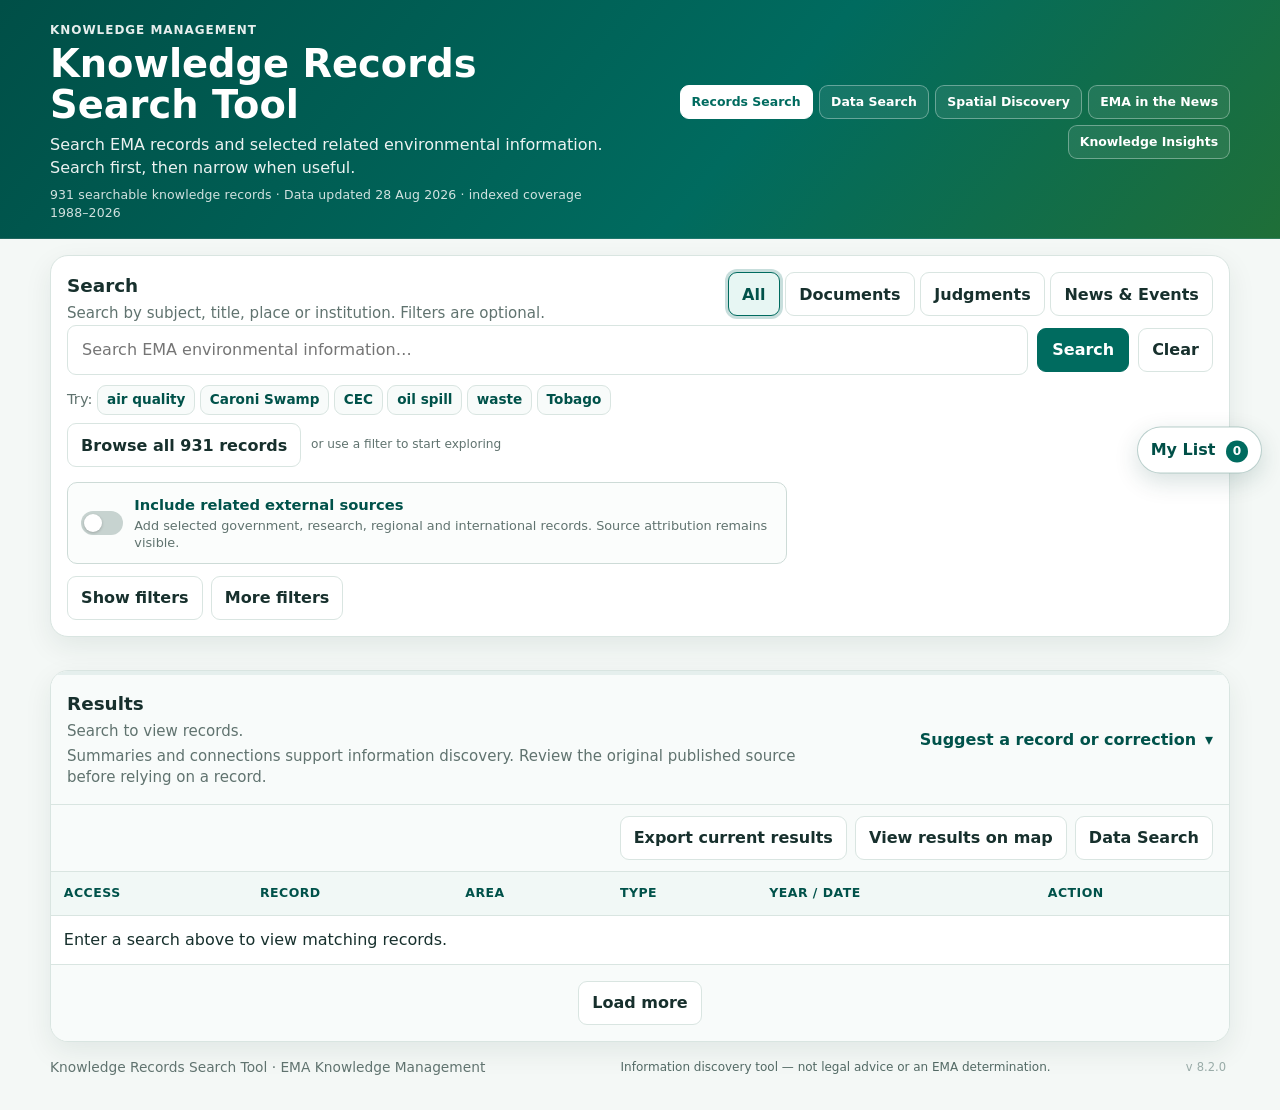
<file: index.html>
<!DOCTYPE html>

<html lang="en">
<head>
<meta charset="utf-8"/>
<meta content="width=device-width, initial-scale=1" name="viewport"/>
<meta content="#006b5f" name="theme-color"/>
<meta content="Search EMA knowledge records and selected related environmental sources for Trinidad and Tobago." name="description"/>
<title>Knowledge Records Search Tool</title>
<link href="manifest.webmanifest" rel="manifest"/>
<link href="assets/styles.css" rel="stylesheet"/>
<link href="assets/nav.css" rel="stylesheet"/>
</head>
<body>
<a class="skip-link" href="#searchInput">Skip to search</a>
<header class="app-header">
<div class="header-wrap">
<div class="title-block">
<p class="eyebrow">Knowledge Management</p>
<h1>Knowledge Records Search Tool</h1>
<p class="lede">Search EMA records and selected related environmental information. Search first, then narrow when useful.</p>
<p class="tool-meta-line">931 searchable knowledge records · Data updated 28 Aug 2026 · indexed coverage 1988–2026</p>
</div>
<div class="header-tools compact-header-tools"><nav class="tool-nav" aria-label="Knowledge tool navigation"><a href="index.html" aria-current="page">Records Search</a><a href="datasets.html">Data Search</a><a href="preview.html">Spatial Discovery</a><a href="news.html">EMA in the News</a><a href="insights.html">Knowledge Insights</a></nav></div>
</div>
</header>
<main class="app-shell">
<section aria-labelledby="searchHeading" class="search-panel">
<div class="search-topline">
<div>
<h2 id="searchHeading">Search</h2>
<p>Search by subject, title, place or institution. Filters are optional.</p>
</div>
<div aria-label="Choose database" class="db-tabs" role="group">
<button class="tab active" data-database="all" type="button">All</button>
<button class="tab" data-database="documents" type="button">Documents</button>
<button class="tab" data-database="judgments" type="button">Judgments</button>
<button class="tab" data-database="press_releases" type="button">News &amp; Events</button>
</div>
</div>
<form class="search-box" id="searchForm" role="search">
<label class="sr-only" for="searchInput">Search records</label>
<input autocomplete="off" id="searchInput" placeholder="Search EMA environmental information…" type="search"/>
<button class="primary search-submit" id="searchSubmitBtn" type="submit">Search</button>
<button class="ghost clear-search" id="clearSearchBtn" type="button">Clear</button>
</form>
<p class="examples">Try: <button class="text-chip" data-example="air quality" type="button">air quality</button> <button class="text-chip" data-example="Caroni Swamp" type="button">Caroni Swamp</button> <button class="text-chip" data-example="CEC" type="button">CEC</button> <button class="text-chip" data-example="oil spill" type="button">oil spill</button> <button class="text-chip" data-example="waste" type="button">waste</button> <button class="text-chip" data-example="Tobago" type="button">Tobago</button> </p>
<div class="browse-start"><button class="ghost" id="browseAllBtn" type="button">Browse all 931 records</button><span>or use a filter to start exploring</span></div>
<label class="external-source-toggle" for="externalToggle">
<input id="externalToggle" type="checkbox"/>
<span aria-hidden="true" class="switch-ui"></span>
<span><strong>Include related external sources</strong><small>Add selected government, research, regional and international records. Source attribution remains visible.</small></span>
</label>
<div class="toggle-row">
<button aria-controls="quickFilters" aria-expanded="false" class="ghost" id="quickFiltersToggle" type="button">Show filters</button>
<button aria-controls="advancedFilters" aria-expanded="false" class="ghost" id="advancedToggle" type="button">More filters</button>
</div>
<div aria-label="Quick filters" class="quick-filters hidden" id="quickFilters" role="group">
<button class="filter active" data-filter="all" type="button">All records</button>
<button class="filter" data-filter="public" type="button">Open online</button>
<button class="filter" data-filter="request" type="button">Request / library access</button>
<button class="filter" data-filter="forms" type="button">Forms &amp; guides</button>
<button class="filter" data-filter="law" type="button">Laws &amp; rules</button>
<button class="filter" data-filter="reports" type="button">Reports &amp; studies</button>
<button class="filter" data-filter="internal" type="button">Internal / governance</button>
<button class="filter" data-filter="judgments" type="button">Judgments</button>
<button class="filter" data-filter="press" type="button">News &amp; Events</button>
<button class="filter" data-filter="video" type="button">Videos</button>
</div>
<div class="advanced hidden" id="advancedFilters">
<label>Topic
          <select id="areaFilter"><option value="all">All areas</option></select>
</label>
<label>Record type
          <select id="typeFilter"><option value="all">All types</option></select>
</label>
<label>Access / source status
          <select id="statusFilter"><option value="all">All statuses</option></select>
</label>
<label>Year
          <select id="yearFilter"><option value="all">All years</option></select>
</label>
</div>
</section>
<section aria-live="polite" class="notice hidden" id="loadNotice"></section>
<section aria-labelledby="resultsHeading" class="results-panel hidden" id="resultsPanel">
<div class="results-head">
<div class="results-summary-line">
<div class="results-title-block">
<h2 id="resultsHeading">Results</h2>
<p id="resultCount">Search to view records.</p><p class="results-use-note">Summaries and connections support information discovery. Review the original published source before relying on a record.</p><div class="search-expansion-note hidden" id="searchExpansionNote"></div>
</div>
<button aria-controls="recordSuggestionPanel" aria-expanded="false" class="text-disclosure" id="recordSuggestionToggle" type="button">
            Suggest a record or correction <span aria-hidden="true" class="disclosure-mark">▾</span>
</button>
</div>
<div class="results-support-panel hidden" id="recordSuggestionPanel">
<div aria-label="Results breakdown" class="results-breakdown">
<span><strong id="resultDocumentsCount">0</strong> Documents</span>
<span><strong id="resultJudgmentsCount">0</strong> Judgments &amp; Proceedings</span>
<span><strong id="resultNewsCount">0</strong> News &amp; Events</span>
<span><strong id="resultRelatedCount">0</strong> Related sources</span>
</div>
<div class="results-support-contact">
<strong>Can't find a record or noticed something incorrect?</strong>
<p>Contact Knowledge Management to suggest an addition or correction. This tool supports discovery of records and source links. Descriptions and relationships are informational aids only and do not constitute legal advice, legal interpretation, an EMA determination, or a substitute for the original published source.</p>
<a href="mailto:rseemungal@ema.co.tt?subject=Knowledge%20Records%20Search%20Tool%20%E2%80%93%20record%20suggestion" id="recordSuggestionLink">Email Knowledge Management</a>
</div>
</div>
<div class="results-actions">
<button class="ghost" id="exportResultsBtn" type="button">Export current results</button>
<a class="ghost link-btn" href="preview.html" id="viewMapBtn">View results on map</a><a class="ghost link-btn" href="datasets.html">Data Search</a></div>
</div><div class="within-results hidden" id="withinResultsPanel"><label for="withinResultsInput">Search within these results</label><input autocomplete="off" id="withinResultsInput" placeholder="Add another word or phrase…" type="search"/><button class="ghost" id="clearWithinResultsBtn" type="button">Clear</button></div>
<div class="active-results-tools hidden" id="activeResultsTools">
<div class="active-filter-group">
<label>Sort results
            <select id="sortResults">
<option value="relevance">Relevance</option>
<option value="ema-first">EMA records first</option>
<option value="newest">Newest first</option>
<option value="oldest">Oldest first</option>
<option value="title">Title A–Z</option>
</select>
</label>
<label>Source group
            <select id="resultSourceFilter">
<option value="all">All sources</option>
<option value="ema">EMA</option>
<option value="parliament">Parliament</option>
<option value="gazette">Government Gazette</option>
<option value="government">Government policy / agencies</option>
<option value="court">Courts / tribunals</option>
<option value="statistical">Research &amp; statistics</option>
<option value="regional">Regional sources</option>
<option value="international">International — T&amp;T only</option>
<option value="video">Video</option>
</select>
</label><label>Institution<select id="institutionFilter"><option value="all">All institutions</option></select></label>
<label>Access
            <select id="resultAccessFilter">
<option value="all">All access</option>
<option value="open_online">Open online</option>
<option value="request_ema">Request from EMA</option>
<option value="request_ima">Request from the IMA</option>
<option value="reference_only">Reference only</option>
<option value="link_review">Link under review</option>
</select>
</label>
<label>Year
            <select id="resultYearFilter"><option value="all">All years</option></select>
</label>
<label>Topic
            <select id="resultTopicFilter"><option value="all">All topics</option></select>
</label>
</div>
<button class="text-link" id="clearResultFiltersBtn" type="button">Clear result filters</button>
</div>
<div aria-label="Search results" class="table-wrap" role="region" tabindex="0">
<table class="results-table">
<thead>
<tr>
<th scope="col">Access</th>
<th scope="col">Record</th>
<th scope="col">Area</th>
<th scope="col">Type</th>
<th scope="col">Year / Date</th>
<th scope="col">Action</th>
</tr>
</thead>
<tbody id="resultsBody">
<tr><td colspan="6">Enter a search above to view matching records.</td></tr>
</tbody>
</table>
</div>
<section aria-live="polite" class="low-result-assist hidden" id="lowResultAssist"></section>
<div class="load-more-row"><button class="ghost" id="loadMoreBtn" type="button">Load more</button></div>
</section>
</main>
<button aria-label="Open My List" class="list-mini-button" id="openBasketBtn" type="button">My List <strong data-mylist-count="" id="basketCount">0</strong></button>
<footer class="footer">
<div class="footer-mainline">
<span>Knowledge Records Search Tool · EMA Knowledge Management</span><span class="legal-use-note">Information discovery tool — not legal advice or an EMA determination.</span>
<span aria-label="App version" class="version-shell">v<span class="secret-version" id="appVersion" tabindex="0">—</span></span>
</div>
<div aria-live="polite" class="admin-panel hidden" id="adminPanel">
<div class="admin-head">
<div>
<strong>Admin tools</strong>
<small>Version and diagnostics for GitHub Pages troubleshooting.</small>
</div>
<button class="ghost danger-lite" id="resetCacheBtn" title="Use if GitHub Pages still shows an old cached version" type="button">Refresh app cache</button>
</div>
<div class="diagnostics" id="diagnosticsPanel"></div>
</div>
</footer>
<script src="assets/search-utils.js"></script><script src="assets/search-state.js"></script><script defer="" src="assets/app.js"></script>
</body>
</html>
</file>
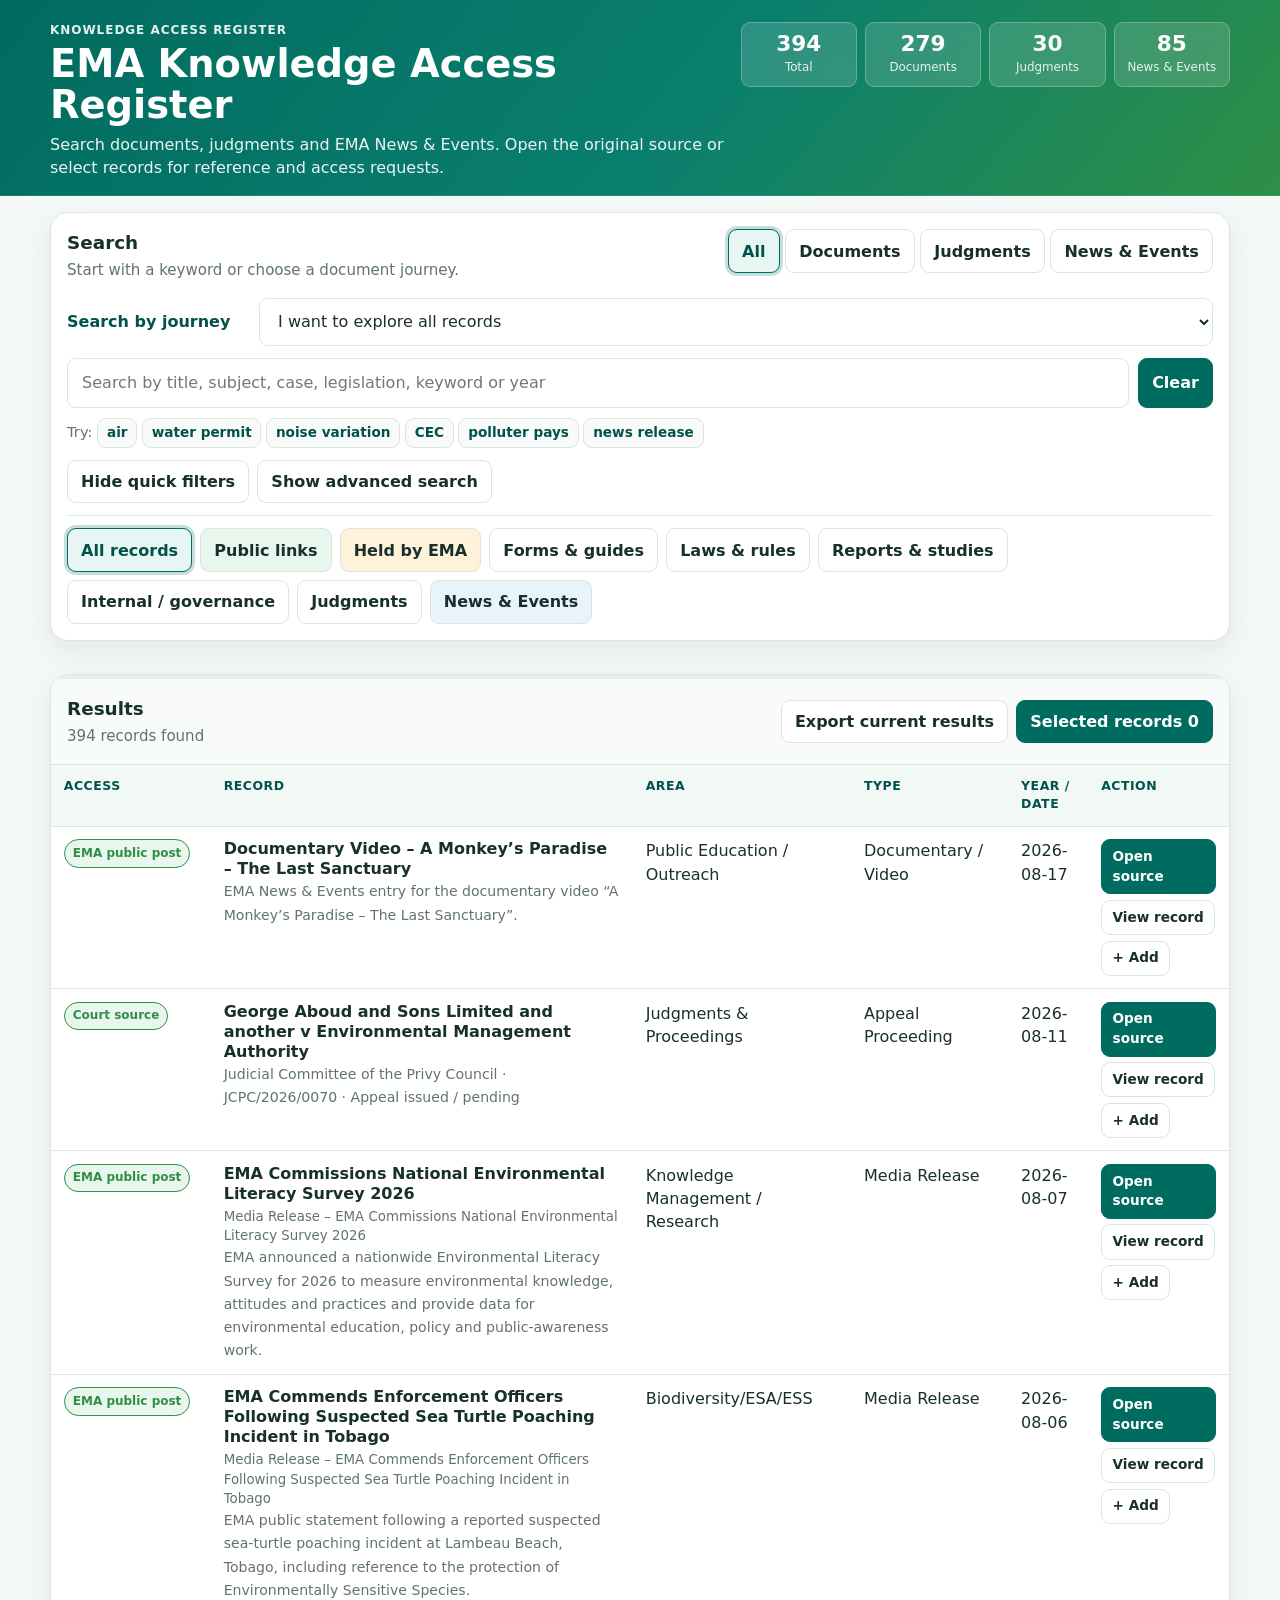
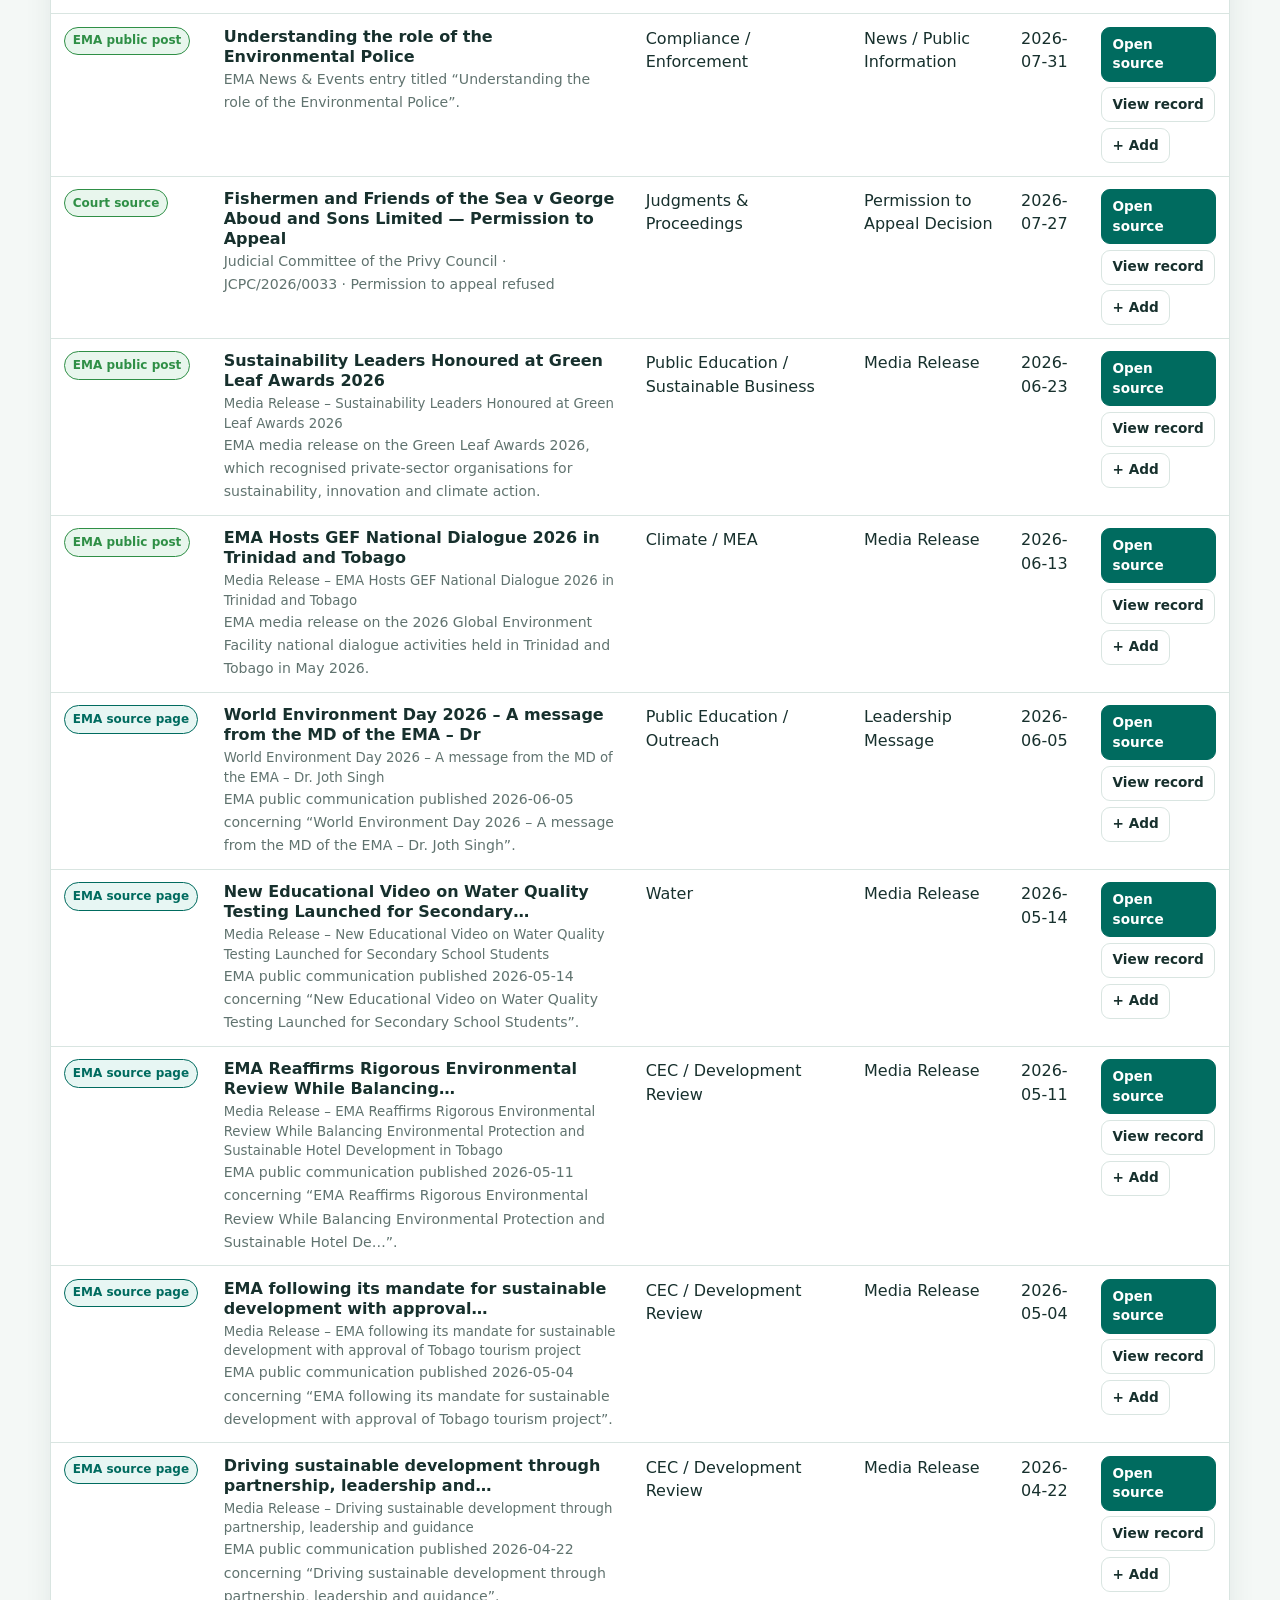
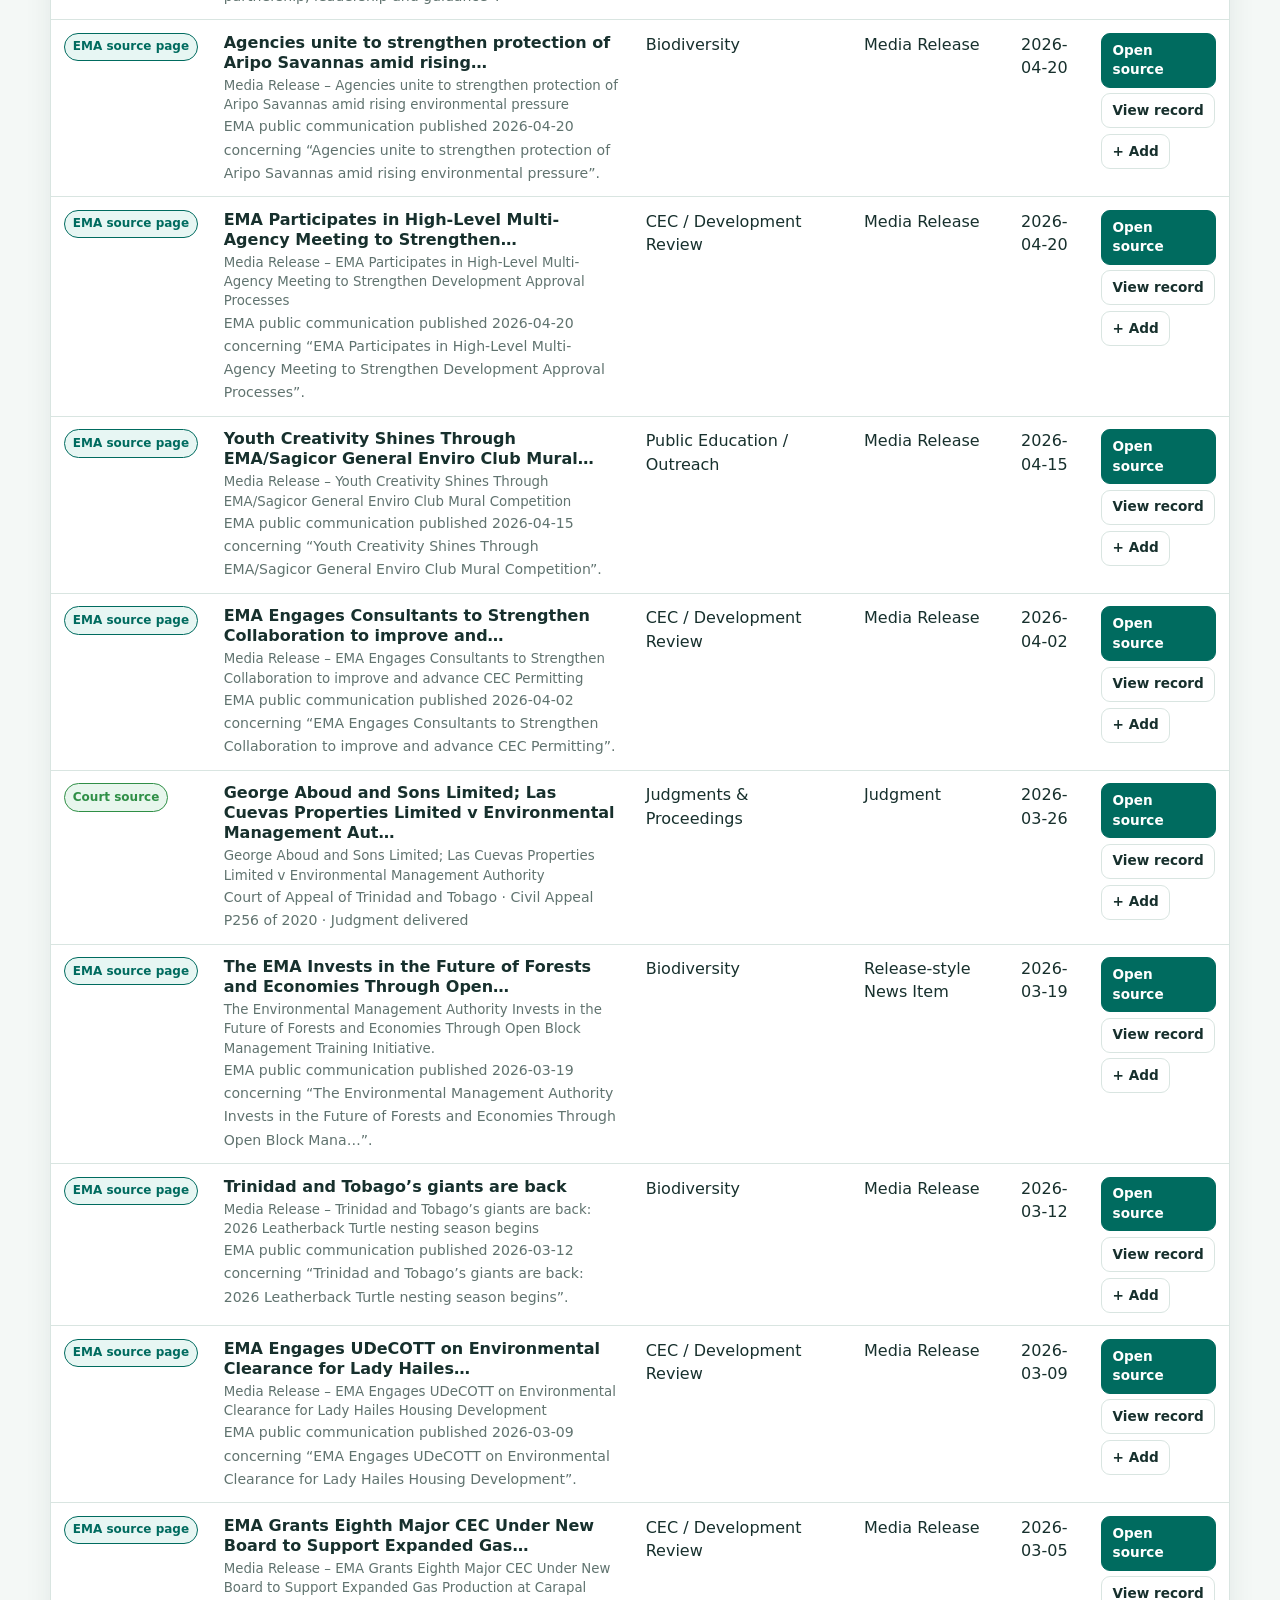
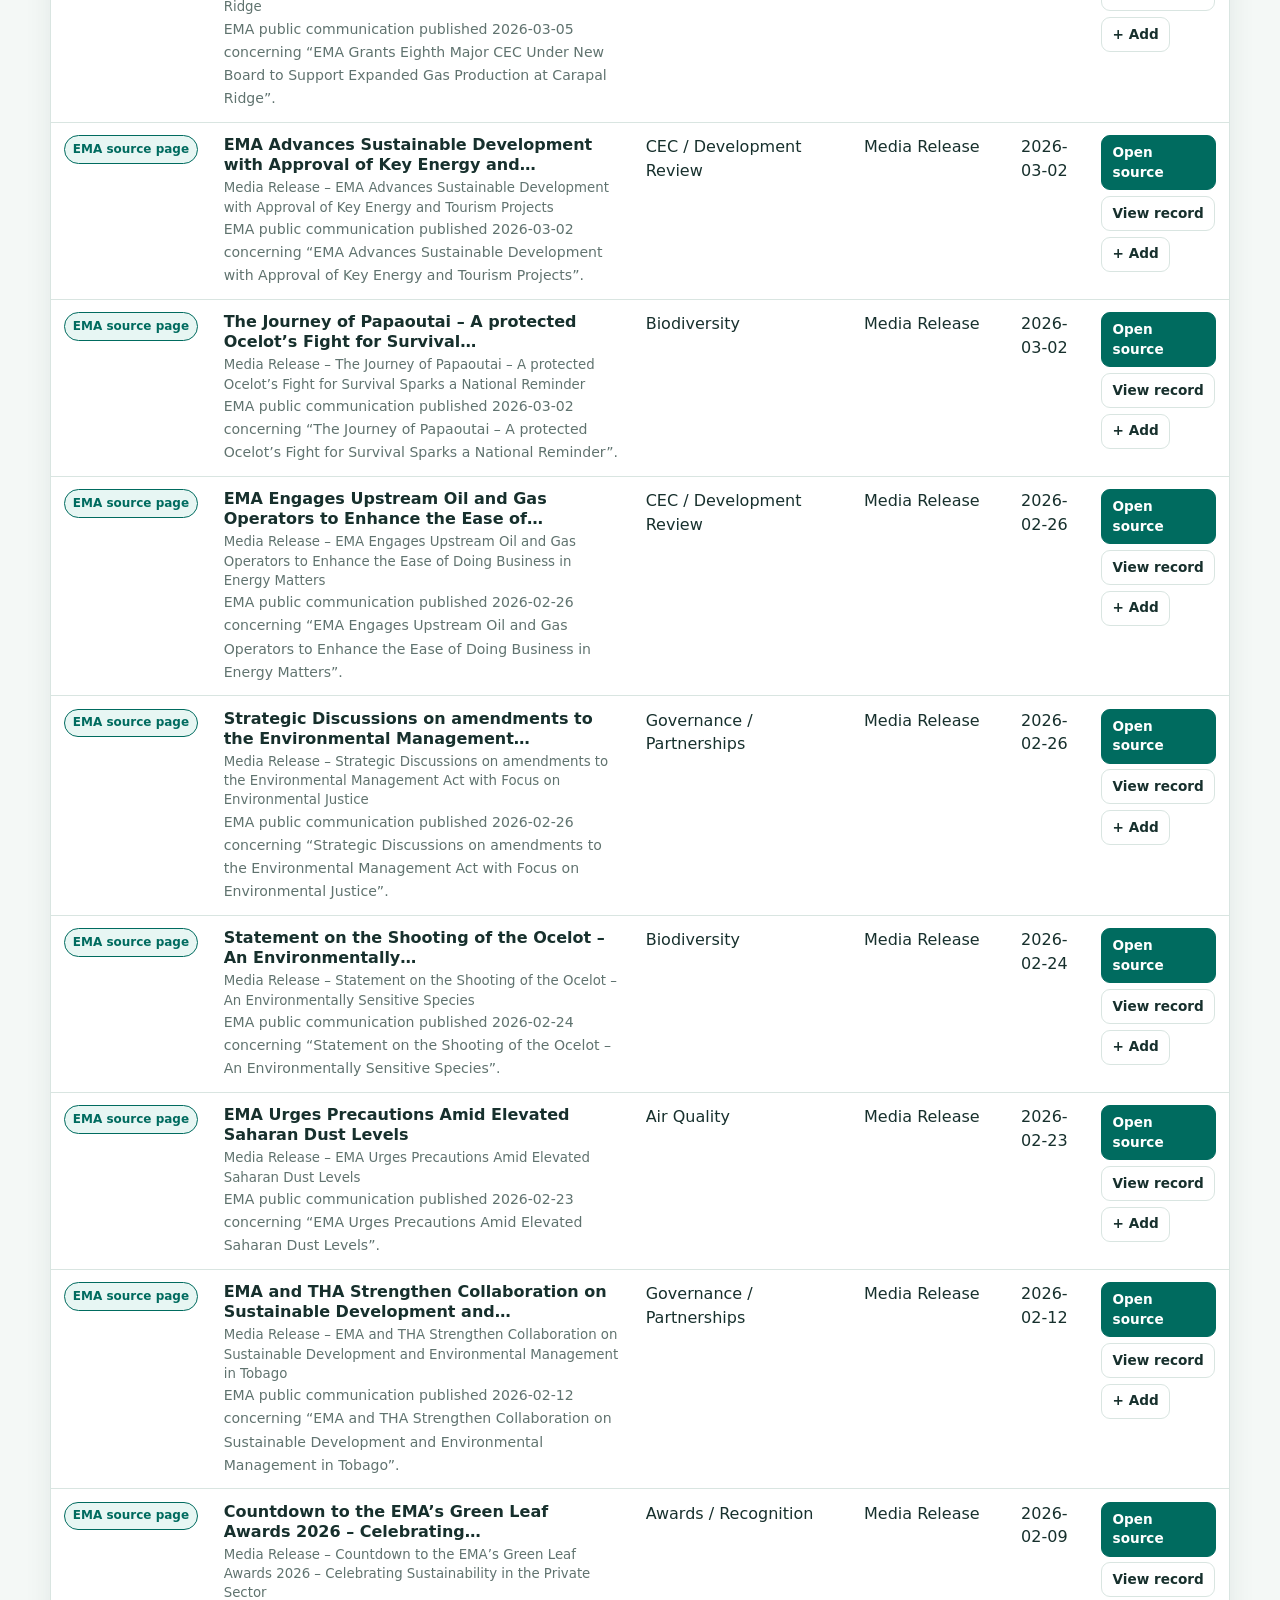
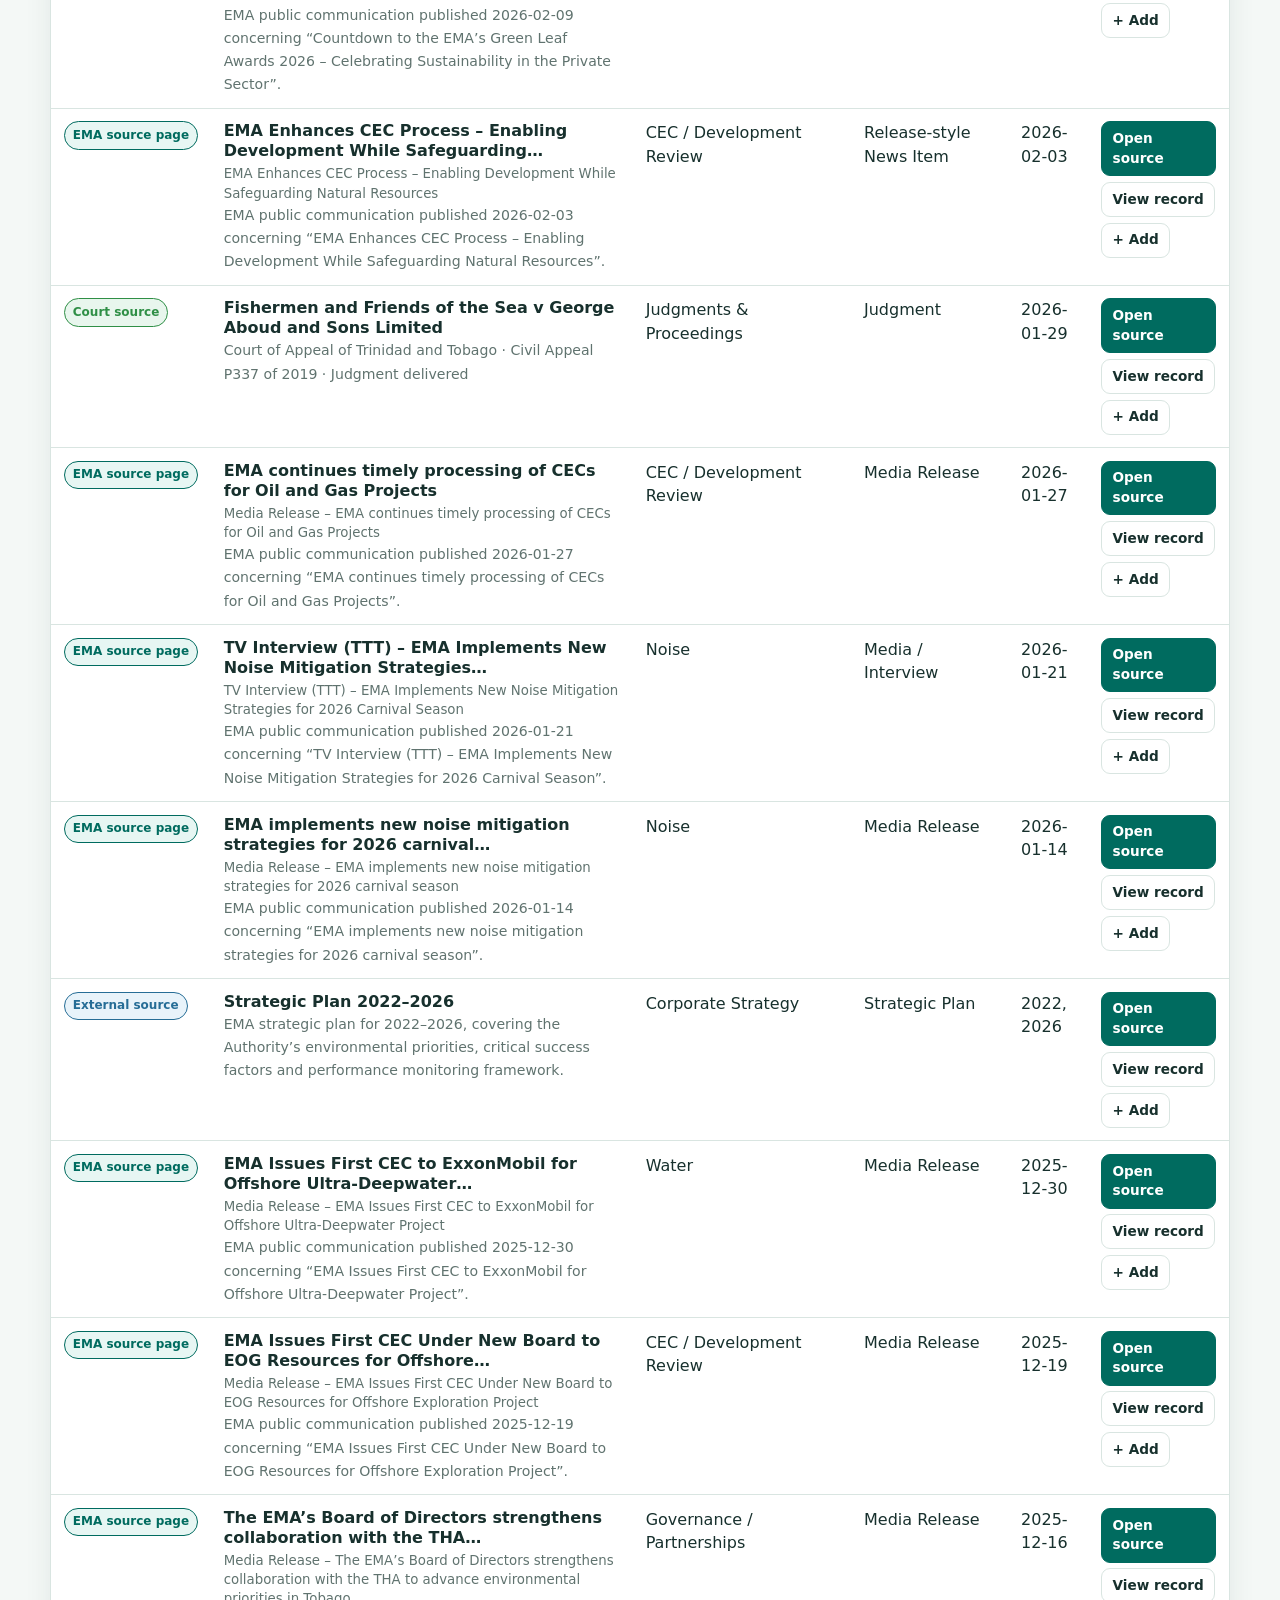
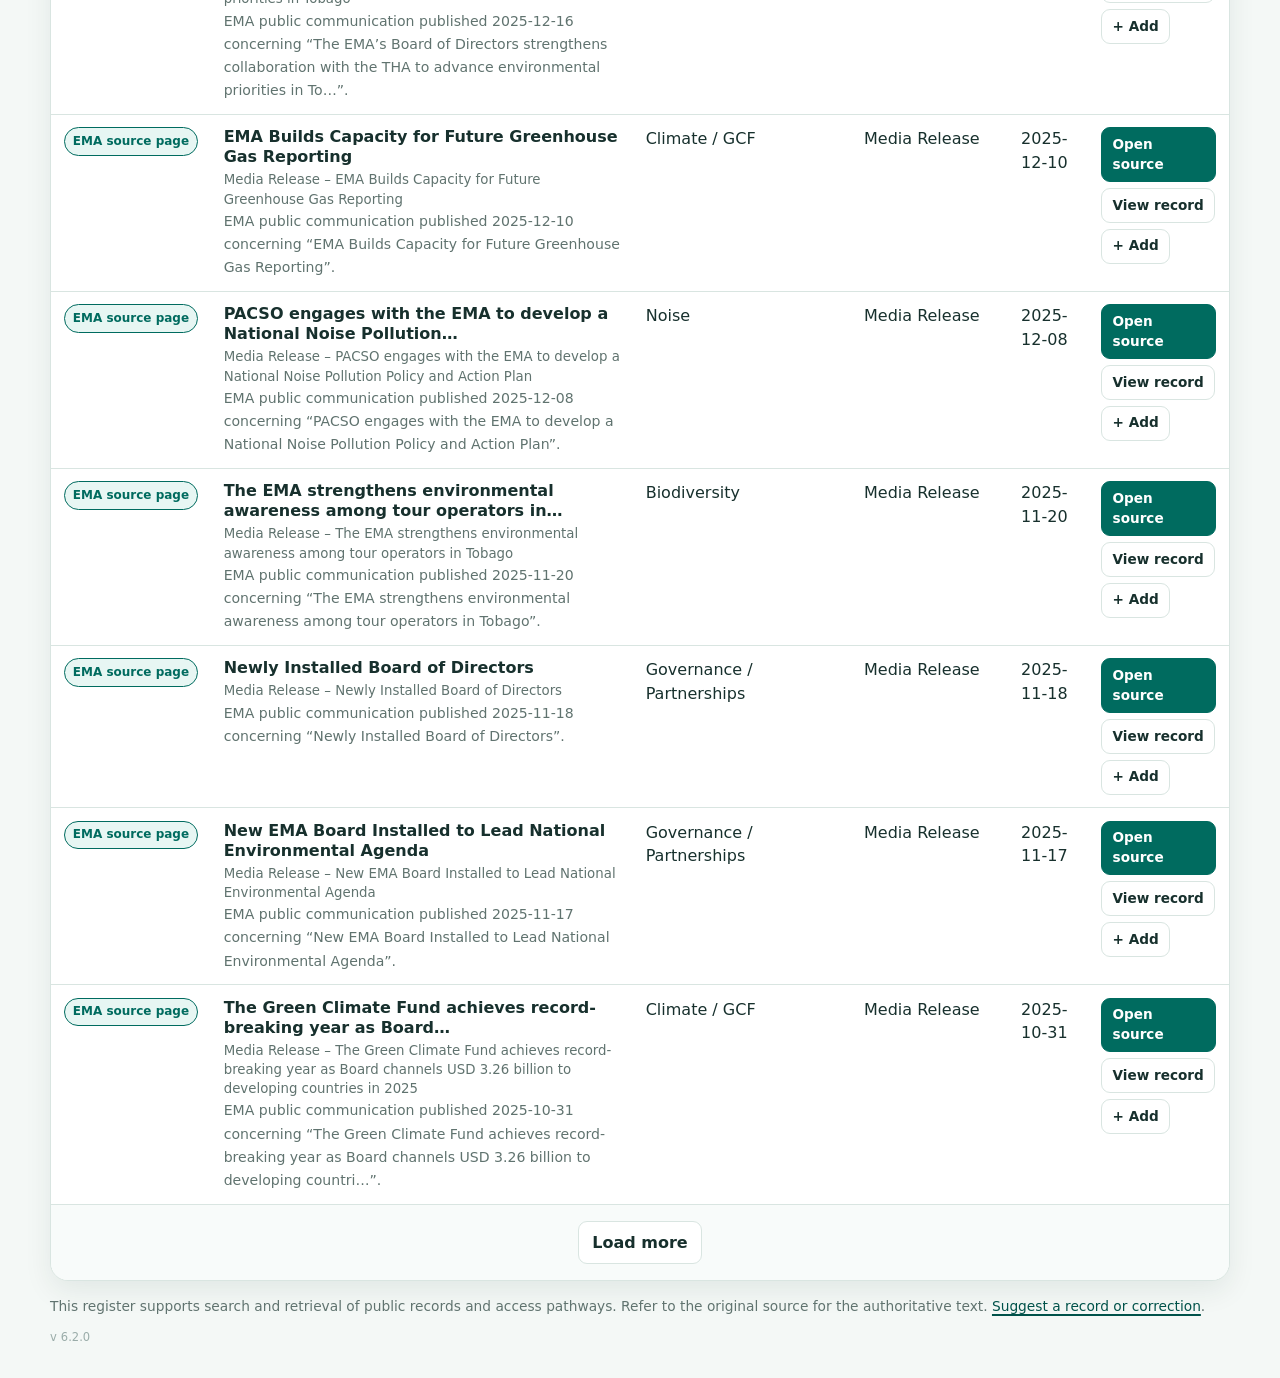
<file: kmu-records-search-v6.2.0-corpus-2026.08.17.1/index.html>
<!doctype html>
<html lang="en">
<head>
  <meta charset="utf-8" />
  <meta name="viewport" content="width=device-width, initial-scale=1" />
  <meta name="theme-color" content="#006b5f" />
  <meta name="description" content="Search publicly available EMA documents, judgments and public communications, with source and access information." />
  <title>EMA Knowledge Access Register</title>
  <link rel="manifest" href="manifest.webmanifest" />
  <link rel="stylesheet" href="assets/styles.css" />
</head>
<body>
  <a class="skip-link" href="#searchInput">Skip to search</a>

  <header class="app-header">
    <div class="header-wrap">
      <div class="title-block">
        <p class="eyebrow">Knowledge Access Register</p>
        <h1>EMA Knowledge Access Register</h1>
        <p class="lede">Search documents, judgments and EMA News & Events. Open the original source or select records for reference and access requests.</p>
      </div>
      <div class="metric-strip" aria-label="Register metrics">
        <div class="metric"><span id="metricTotal">—</span><small>Total</small></div>
        <div class="metric"><span id="metricDocuments">—</span><small>Documents</small></div>
        <div class="metric"><span id="metricJudgments">—</span><small>Judgments</small></div>
        <div class="metric"><span id="metricPress">—</span><small>News & Events</small></div>
      </div>
    </div>
  </header>

  <main class="app-shell">
    <section class="search-panel" aria-labelledby="searchHeading">
      <div class="search-topline">
        <div>
          <h2 id="searchHeading">Search</h2>
          <p>Start with a keyword or choose a document journey.</p>
        </div>
        <div class="db-tabs" role="group" aria-label="Choose database">
          <button class="tab active" type="button" data-database="all">All</button>
          <button class="tab" type="button" data-database="documents">Documents</button>
          <button class="tab" type="button" data-database="judgments">Judgments</button>
          <button class="tab" type="button" data-database="press_releases">News &amp; Events</button>
        </div>
      </div>

      <div class="journey-row">
        <label for="journeySelect">Search by journey</label>
        <select id="journeySelect">
          <option value="all">I want to explore all records</option>
          <option value="public">I need to find a public document</option>
          <option value="request">I need to request a document held by EMA</option>
          <option value="forms">I need a form, guide, or application document</option>
          <option value="law">I need a law, rule, regulation, or legal record</option>
          <option value="judgments">I need a judgment or court proceeding</option>
          <option value="reports">I need a report, study, or technical document</option>
          <option value="internal">I need an internal policy or governance document</option>
          <option value="press">I need EMA News &amp; Events or public updates</option>
        </select>
      </div>

      <div class="search-box">
        <label class="sr-only" for="searchInput">Search records</label>
        <input id="searchInput" type="search" autocomplete="off" placeholder="Search by title, subject, case, legislation, keyword or year" />
        <button class="primary" type="button" id="clearSearchBtn">Clear</button>
      </div>
      <p class="examples">Try: <button type="button" class="text-chip" data-example="air">air</button> <button type="button" class="text-chip" data-example="water permit">water permit</button> <button type="button" class="text-chip" data-example="noise variation">noise variation</button> <button type="button" class="text-chip" data-example="CEC">CEC</button> <button type="button" class="text-chip" data-example="polluter pays">polluter pays</button> <button type="button" class="text-chip" data-example="press release">news release</button></p>

      <div class="toggle-row">
        <button class="ghost" type="button" id="quickFiltersToggle" aria-expanded="true" aria-controls="quickFilters">Hide quick filters</button>
        <button class="ghost" type="button" id="advancedToggle" aria-expanded="false" aria-controls="advancedFilters">Show advanced search</button>
      </div>

      <div class="quick-filters" id="quickFilters" role="group" aria-label="Quick filters">
        <button type="button" class="filter active" data-filter="all">All records</button>
        <button type="button" class="filter" data-filter="public">Public links</button>
        <button type="button" class="filter" data-filter="request">Held by EMA</button>
        <button type="button" class="filter" data-filter="forms">Forms & guides</button>
        <button type="button" class="filter" data-filter="law">Laws & rules</button>
        <button type="button" class="filter" data-filter="reports">Reports & studies</button>
        <button type="button" class="filter" data-filter="internal">Internal / governance</button>
        <button type="button" class="filter" data-filter="judgments">Judgments</button>
        <button type="button" class="filter" data-filter="press">News &amp; Events</button>
        
      </div>

      <div class="advanced hidden" id="advancedFilters">
        <label>Knowledge area
          <select id="areaFilter"><option value="all">All areas</option></select>
        </label>
        <label>Record type
          <select id="typeFilter"><option value="all">All types</option></select>
        </label>
        <label>Source status
          <select id="statusFilter"><option value="all">All statuses</option></select>
        </label>
        <label>Year
          <select id="yearFilter"><option value="all">All years</option></select>
        </label>
      </div>
    </section>

    <section class="notice hidden" id="loadNotice" aria-live="polite"></section>

    <section class="results-panel" aria-labelledby="resultsHeading">
      <div class="results-head">
        <div>
          <h2 id="resultsHeading">Results</h2>
          <p id="resultCount">Loading records…</p>
        </div>
        <div class="results-actions">
          <button class="ghost" type="button" id="exportResultsBtn">Export current results</button>
          <button class="primary" type="button" id="openBasketBtn">Selected records <span id="basketCount">0</span></button>
        </div>
      </div>

      <div class="table-wrap" role="region" aria-label="Search results" tabindex="0">
        <table class="results-table">
          <thead>
            <tr>
              <th scope="col">Access</th>
              <th scope="col">Record</th>
              <th scope="col">Area</th>
              <th scope="col">Type</th>
              <th scope="col">Year / Date</th>
              <th scope="col">Action</th>
            </tr>
          </thead>
          <tbody id="resultsBody">
            <tr><td colspan="6">Loading…</td></tr>
          </tbody>
        </table>
      </div>
      <section id="lowResultAssist" class="low-result-assist hidden" aria-live="polite"></section>
      <div class="load-more-row"><button class="ghost" type="button" id="loadMoreBtn">Load more</button></div>
    </section>
  </main>

  <aside class="basket-drawer" id="basketDrawer" aria-hidden="true" aria-labelledby="basketTitle">
    <div class="basket-card">
      <div class="basket-head">
        <div>
          <h2 id="basketTitle">Selected records</h2>
          <p>Review records you selected, then export the list or prepare request text where needed.</p>
        </div>
        <button class="icon-btn" type="button" id="closeBasketBtn" aria-label="Close basket">×</button>
      </div>
      <div id="basketItems" class="basket-items empty">No records selected yet.</div>
      <div class="basket-actions">
        <button class="primary" type="button" id="copyRequestBtn">Copy request text</button>
        <button class="ghost" type="button" id="downloadCsvBtn">Download CSV</button>
        <button class="ghost" type="button" id="downloadJsonBtn">Download JSON</button>
        <a class="ghost link-btn" href="https://www.ema.co.tt/information-centre-general-request/" target="_blank" rel="noopener">Open EMA request page</a>
        <button class="ghost danger-lite" type="button" id="clearBasketBtn">Clear all</button>
      </div>
      <label class="request-output-label" for="requestOutput">Generated request text</label>
      <textarea id="requestOutput" rows="8" readonly></textarea>
    </div>
  </aside>

  <footer class="footer">
    <div class="footer-mainline">
      <span>This register supports search and retrieval of public records and access pathways. Refer to the original source for the authoritative text. <a href="mailto:ema@ema.co.tt?subject=EMA%20Knowledge%20Access%20Register%20%E2%80%93%20record%20suggestion">Suggest a record or correction</a>.</span>
      <span class="version-shell" aria-label="App version">v<span id="appVersion" class="secret-version" tabindex="0">—</span></span>
    </div>
    <div id="adminPanel" class="admin-panel hidden" aria-live="polite">
      <div class="admin-head">
        <div>
          <strong>Admin tools</strong>
          <small>Version and diagnostics for GitHub Pages troubleshooting.</small>
        </div>
        <button class="ghost danger-lite" type="button" id="resetCacheBtn" title="Use if GitHub Pages still shows an old cached version">Refresh app cache</button>
      </div>
      <div id="diagnosticsPanel" class="diagnostics"></div>
    </div>
  </footer>

  <script src="assets/app.js" defer></script>
</body>
</html>
</file>
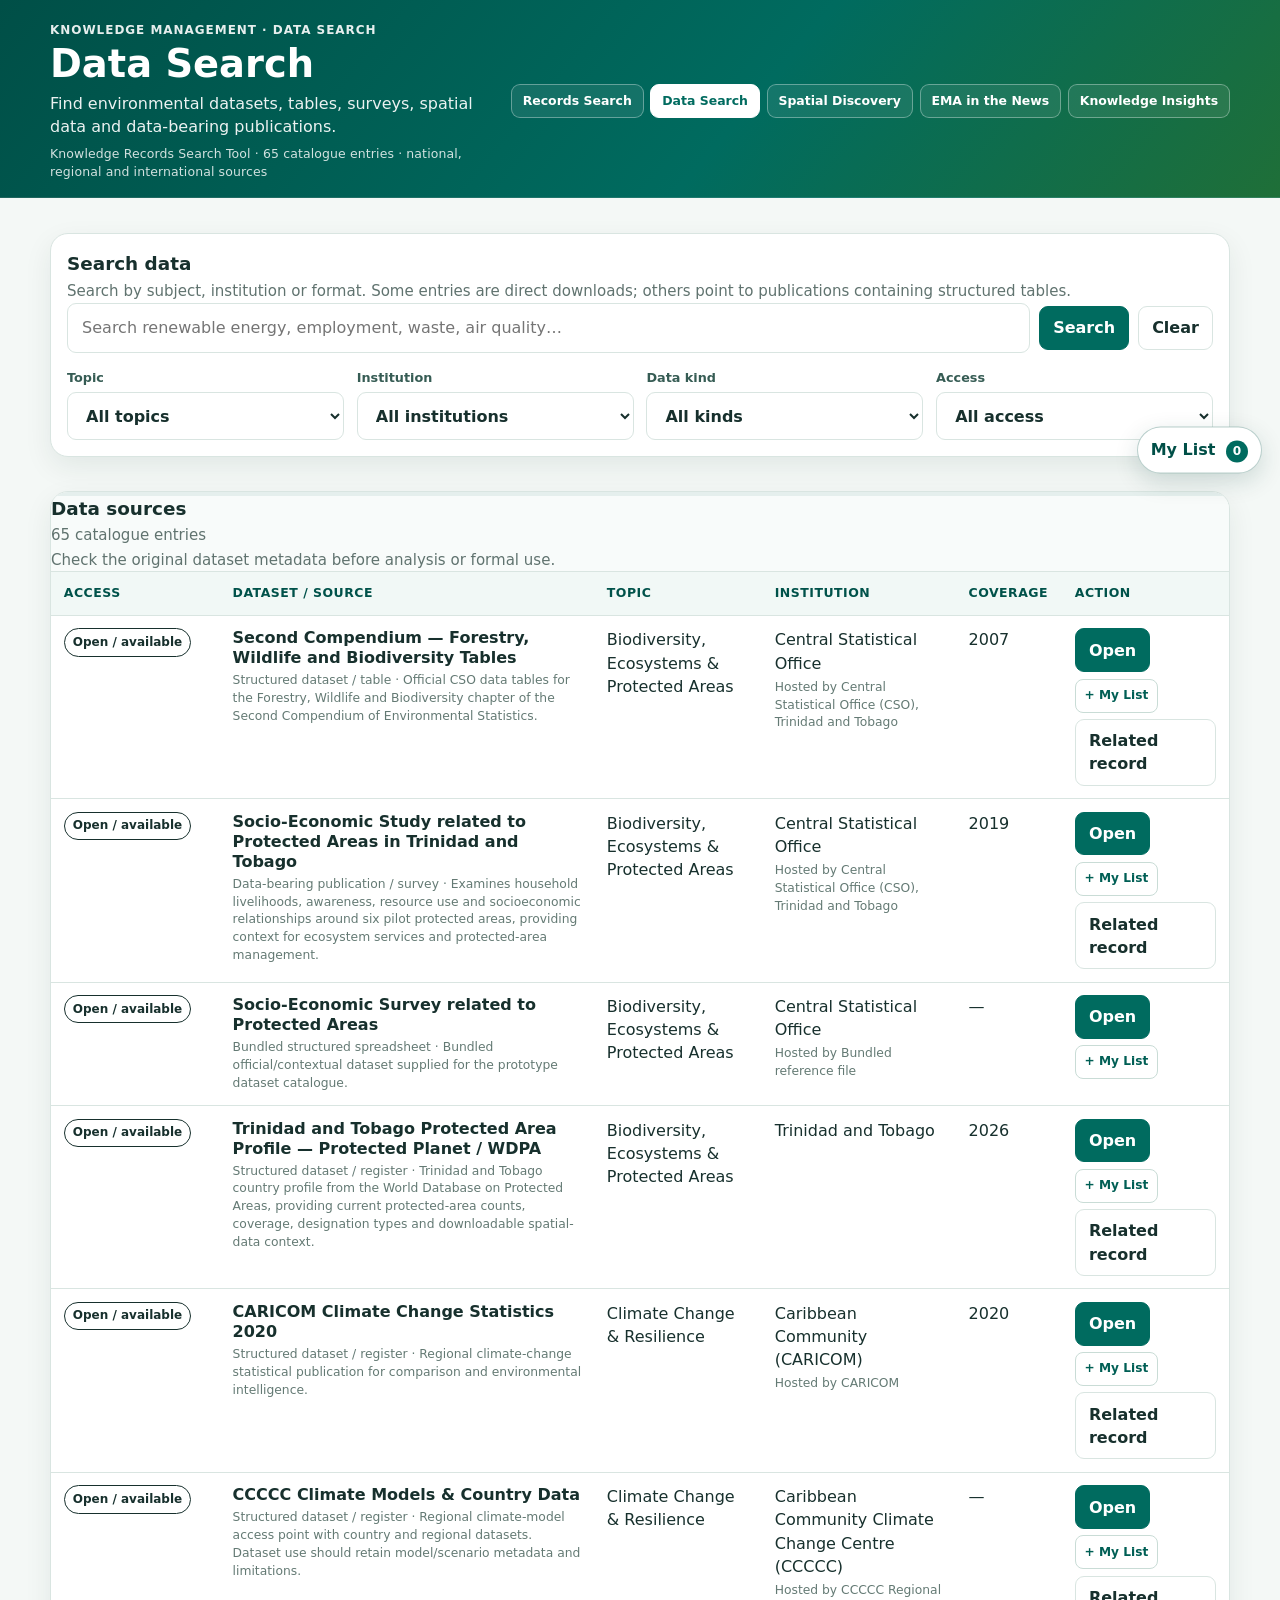
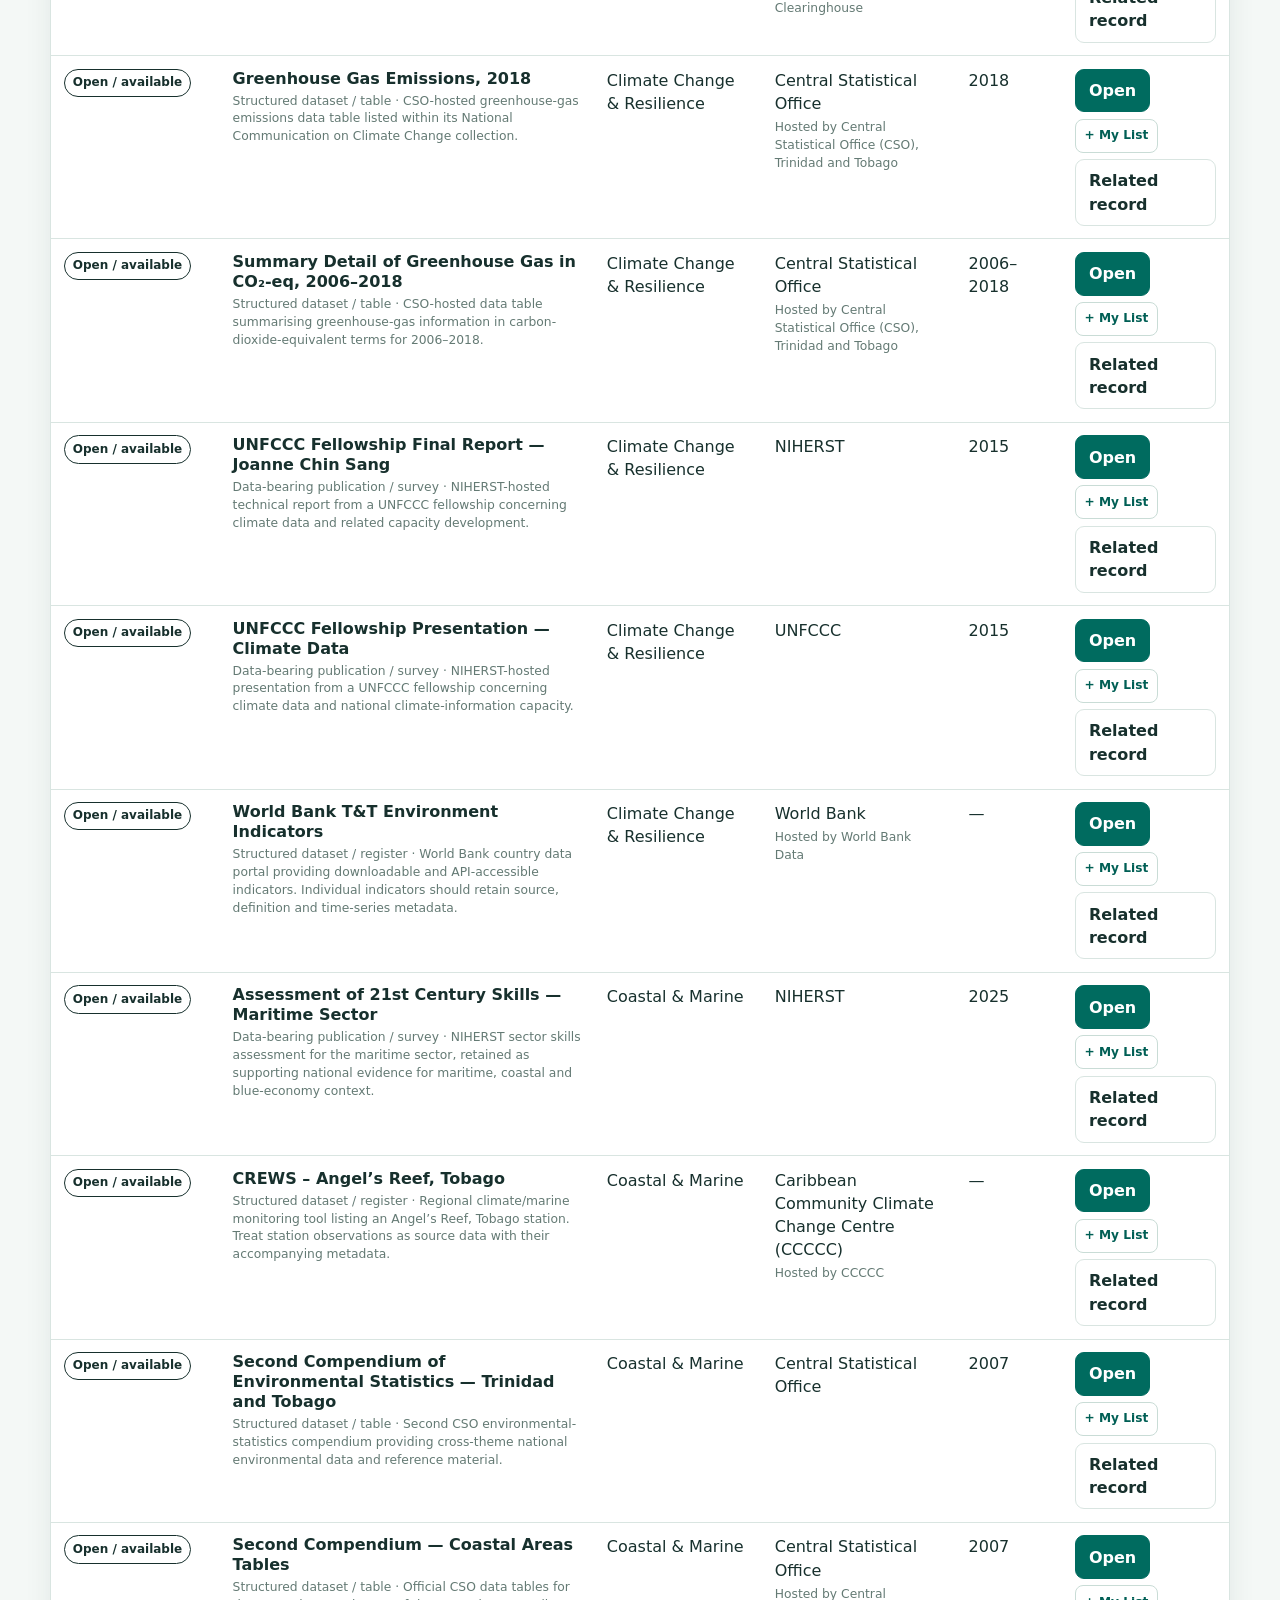
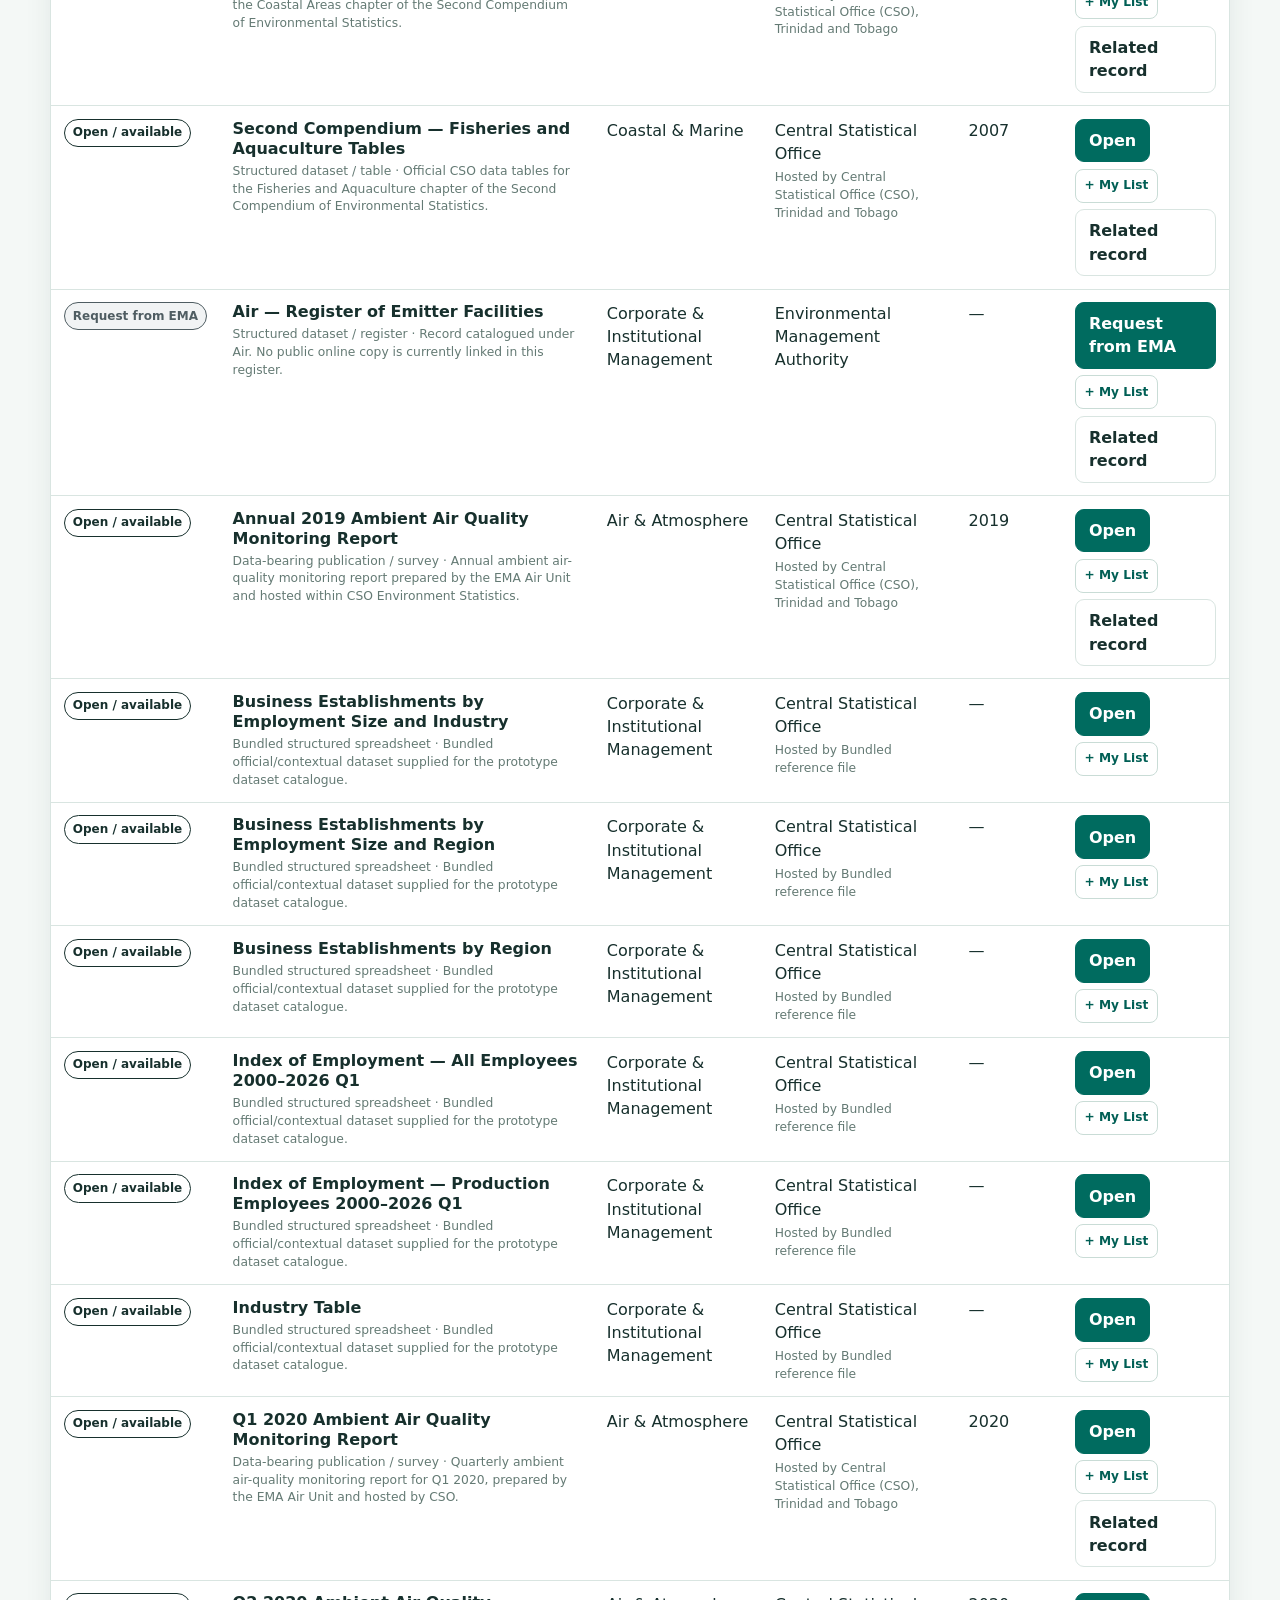
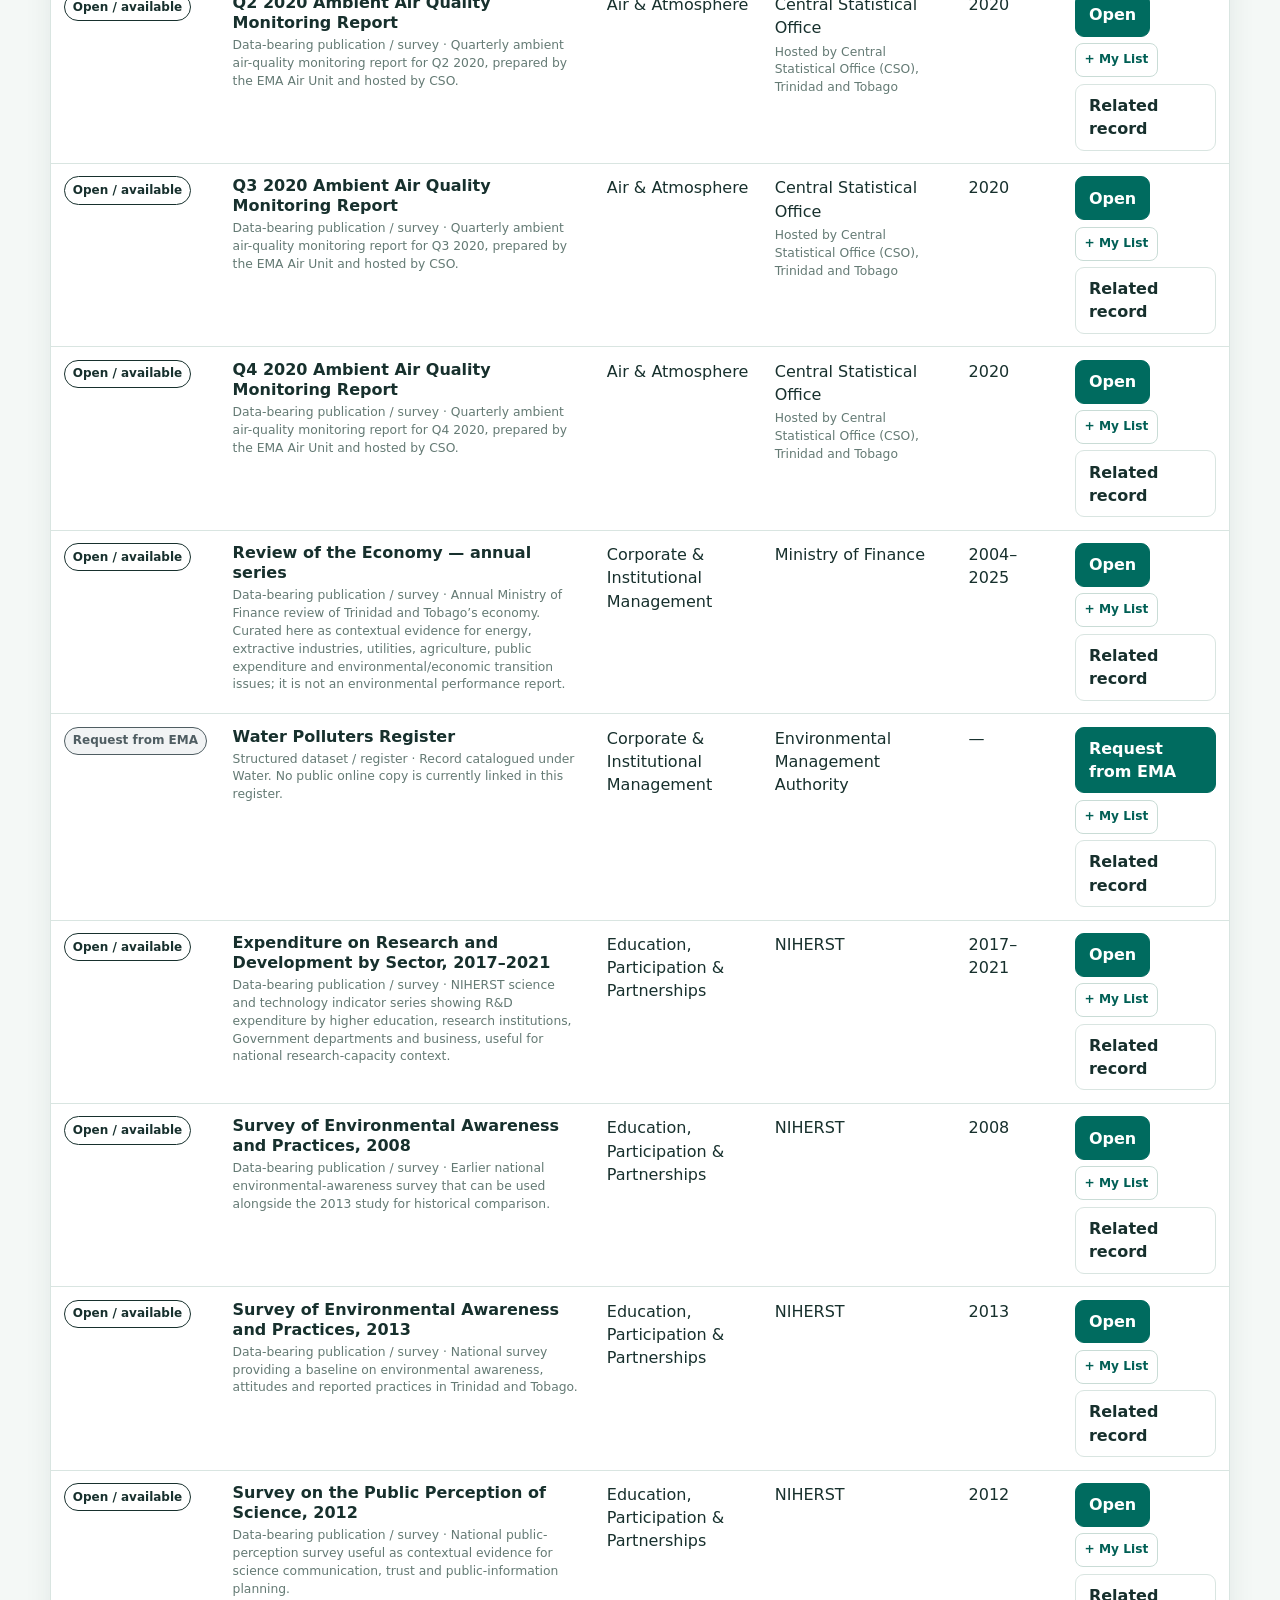
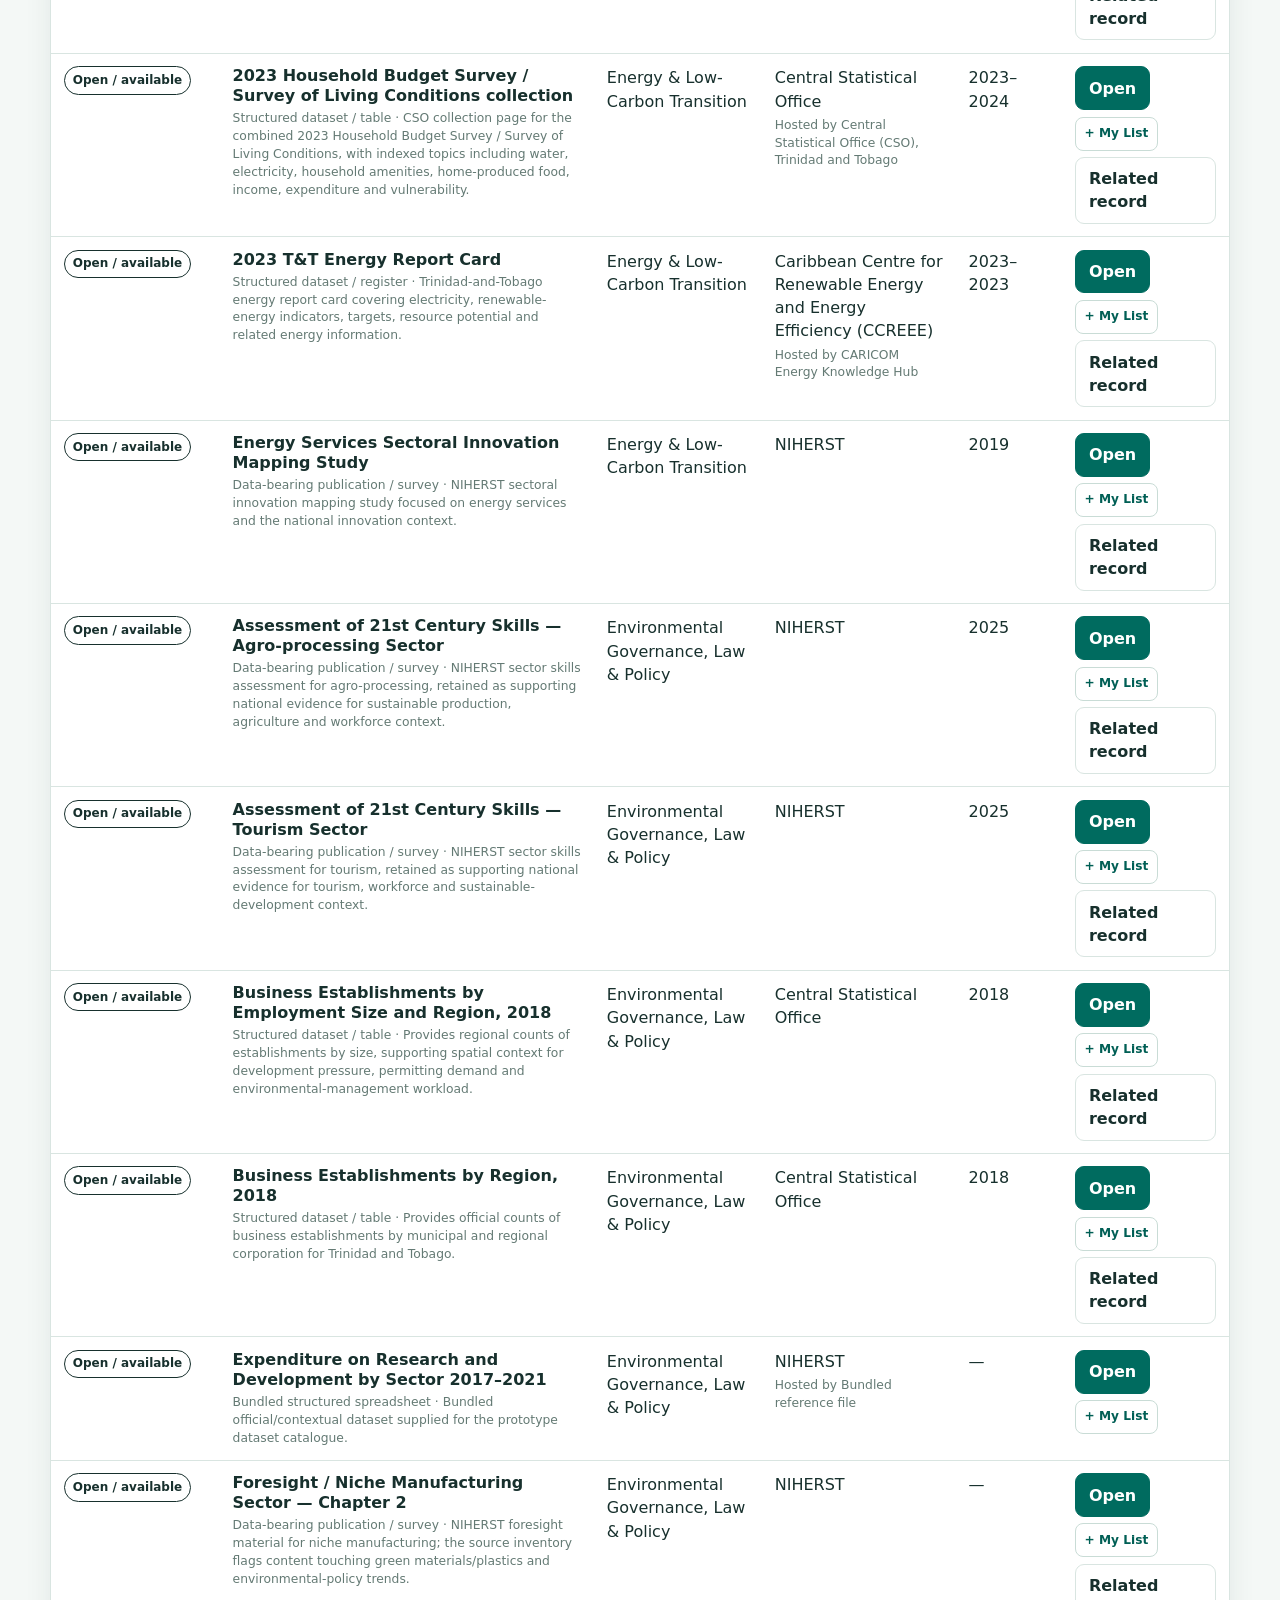
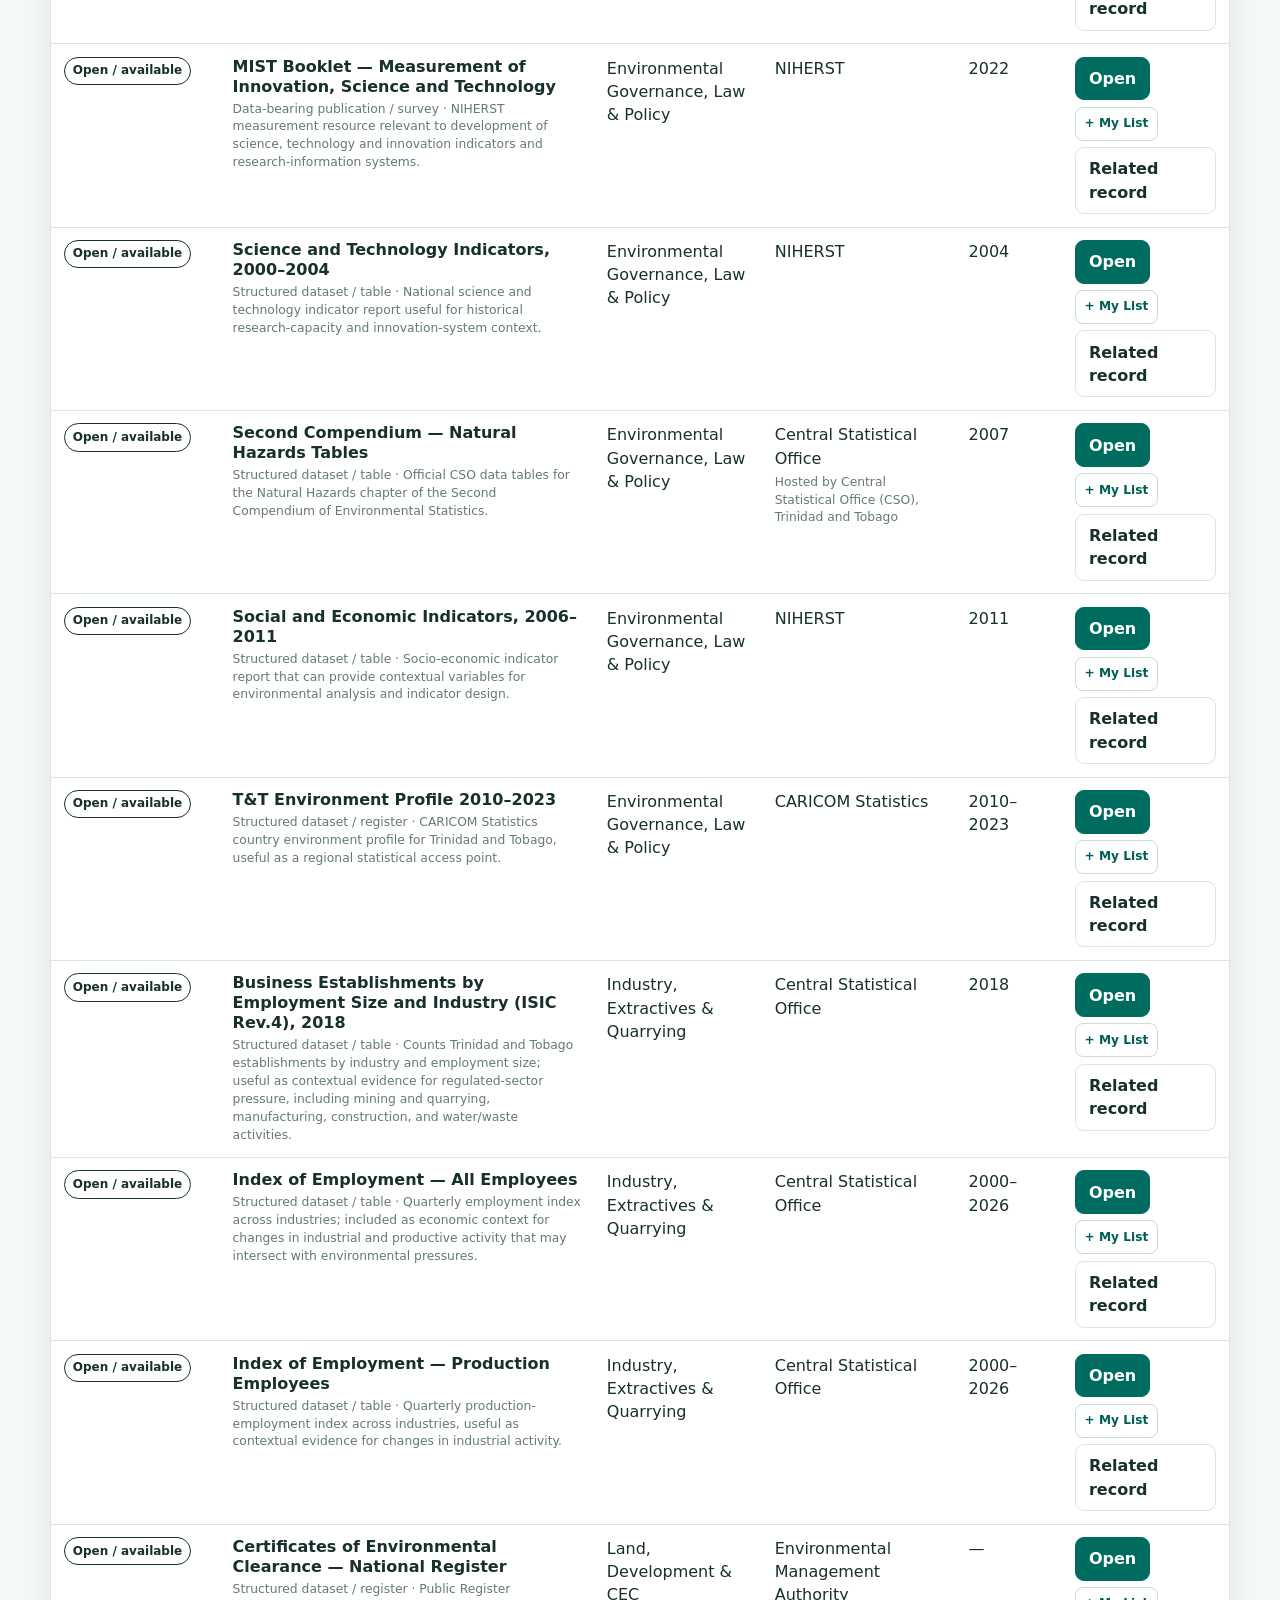
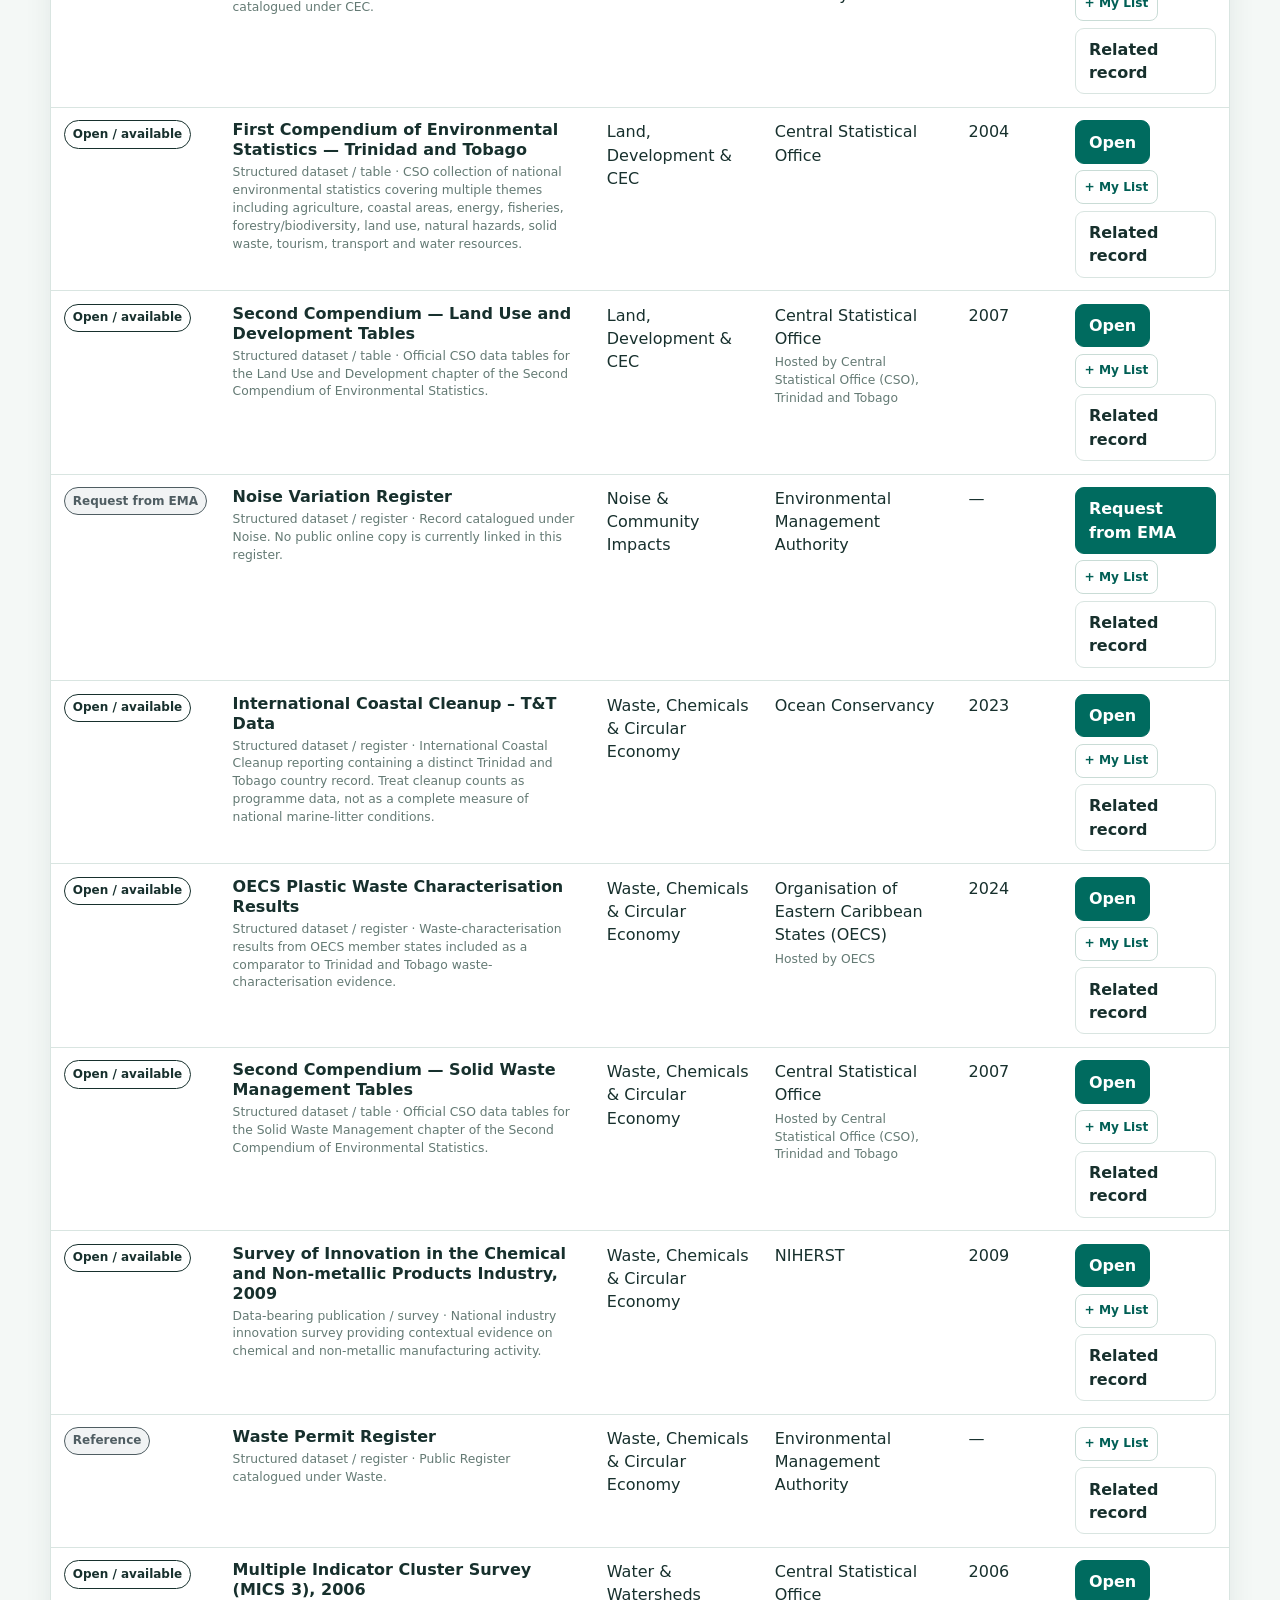
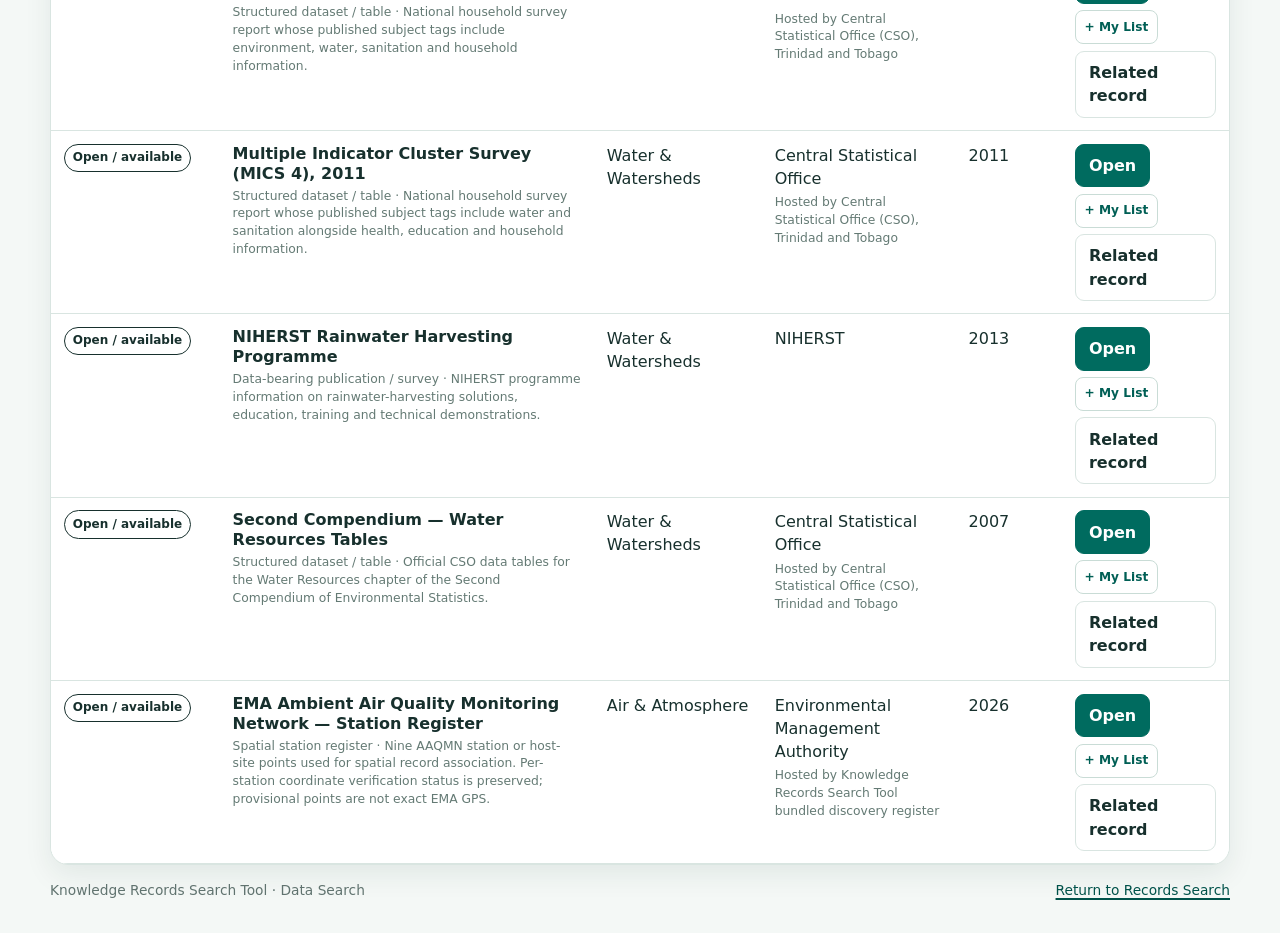
<file: datasets.html>
<!doctype html>
<html lang="en"><head><meta charset="utf-8"/><meta name="viewport" content="width=device-width, initial-scale=1"/><meta name="theme-color" content="#006b5f"/><meta name="description" content="Search environmental datasets and data-bearing sources indexed by the Knowledge Records Search Tool."/><title>Data Search · Knowledge Records Search Tool</title><link rel="stylesheet" href="assets/styles.css"/><link rel="stylesheet" href="assets/datasets.css"/><link rel="stylesheet" href="assets/mylist.css"/><link rel="stylesheet" href="assets/nav.css"/>
</head>
<body><a class="skip-link" href="#datasetSearch">Skip to data search</a><header class="app-header"><div class="header-wrap"><div class="title-block"><p class="eyebrow">Knowledge Management · Data search</p><h1>Data Search</h1><p class="lede">Find environmental datasets, tables, surveys, spatial data and data-bearing publications.</p><p class="tool-meta-line">Knowledge Records Search Tool · 65 catalogue entries · national, regional and international sources</p></div><nav class="tool-nav" aria-label="Knowledge tool navigation"><a href="index.html">Records Search</a><a href="datasets.html" aria-current="page">Data Search</a><a href="preview.html">Spatial Discovery</a><a href="news.html">EMA in the News</a><a href="insights.html">Knowledge Insights</a></nav></div></header>
<main class="app-shell dataset-shell"><section class="search-panel"><div class="search-topline"><div><h2>Search data</h2><p>Search by subject, institution or format. Some entries are direct downloads; others point to publications containing structured tables.</p></div></div><form id="datasetForm" class="search-box"><label class="sr-only" for="datasetSearch">Search data</label><input id="datasetSearch" type="search" placeholder="Search renewable energy, employment, waste, air quality…"/><button class="primary" type="submit">Search</button><button class="ghost" type="button" id="datasetReset">Clear</button></form><div class="dataset-filters"><label>Topic<select id="datasetArea"><option value="all">All topics</option></select></label><label>Institution<select id="datasetSource"><option value="all">All institutions</option></select></label><label>Data kind<select id="datasetKind"><option value="all">All kinds</option></select></label><label>Access<select id="datasetAccess"><option value="all">All access</option><option value="open_online">Open / downloadable</option><option value="reference_only">Reference only</option><option value="request_ema">Request from EMA</option><option value="request_ima">Request from the IMA</option></select></label></div></section>
<section class="results-panel"><div class="results-head"><div class="results-title-block"><h2>Data sources</h2><p id="datasetCount">—</p><p class="results-use-note">Check the original dataset metadata before analysis or formal use.</p></div></div><div class="table-wrap"><table class="results-table dataset-table"><thead><tr><th>Access</th><th>Dataset / source</th><th>Topic</th><th>Institution</th><th>Coverage</th><th>Action</th></tr></thead><tbody id="datasetBody"></tbody></table></div></section></main>
<footer class="footer"><div class="footer-mainline"><span>Knowledge Records Search Tool · Data Search</span><span><a href="index.html">Return to Records Search</a></span></div></footer><script src="assets/search-utils.js"></script><script src="assets/search-state.js"></script><script src="assets/mylist.js"></script><script src="assets/datasets.js"></script></body></html>
</file>
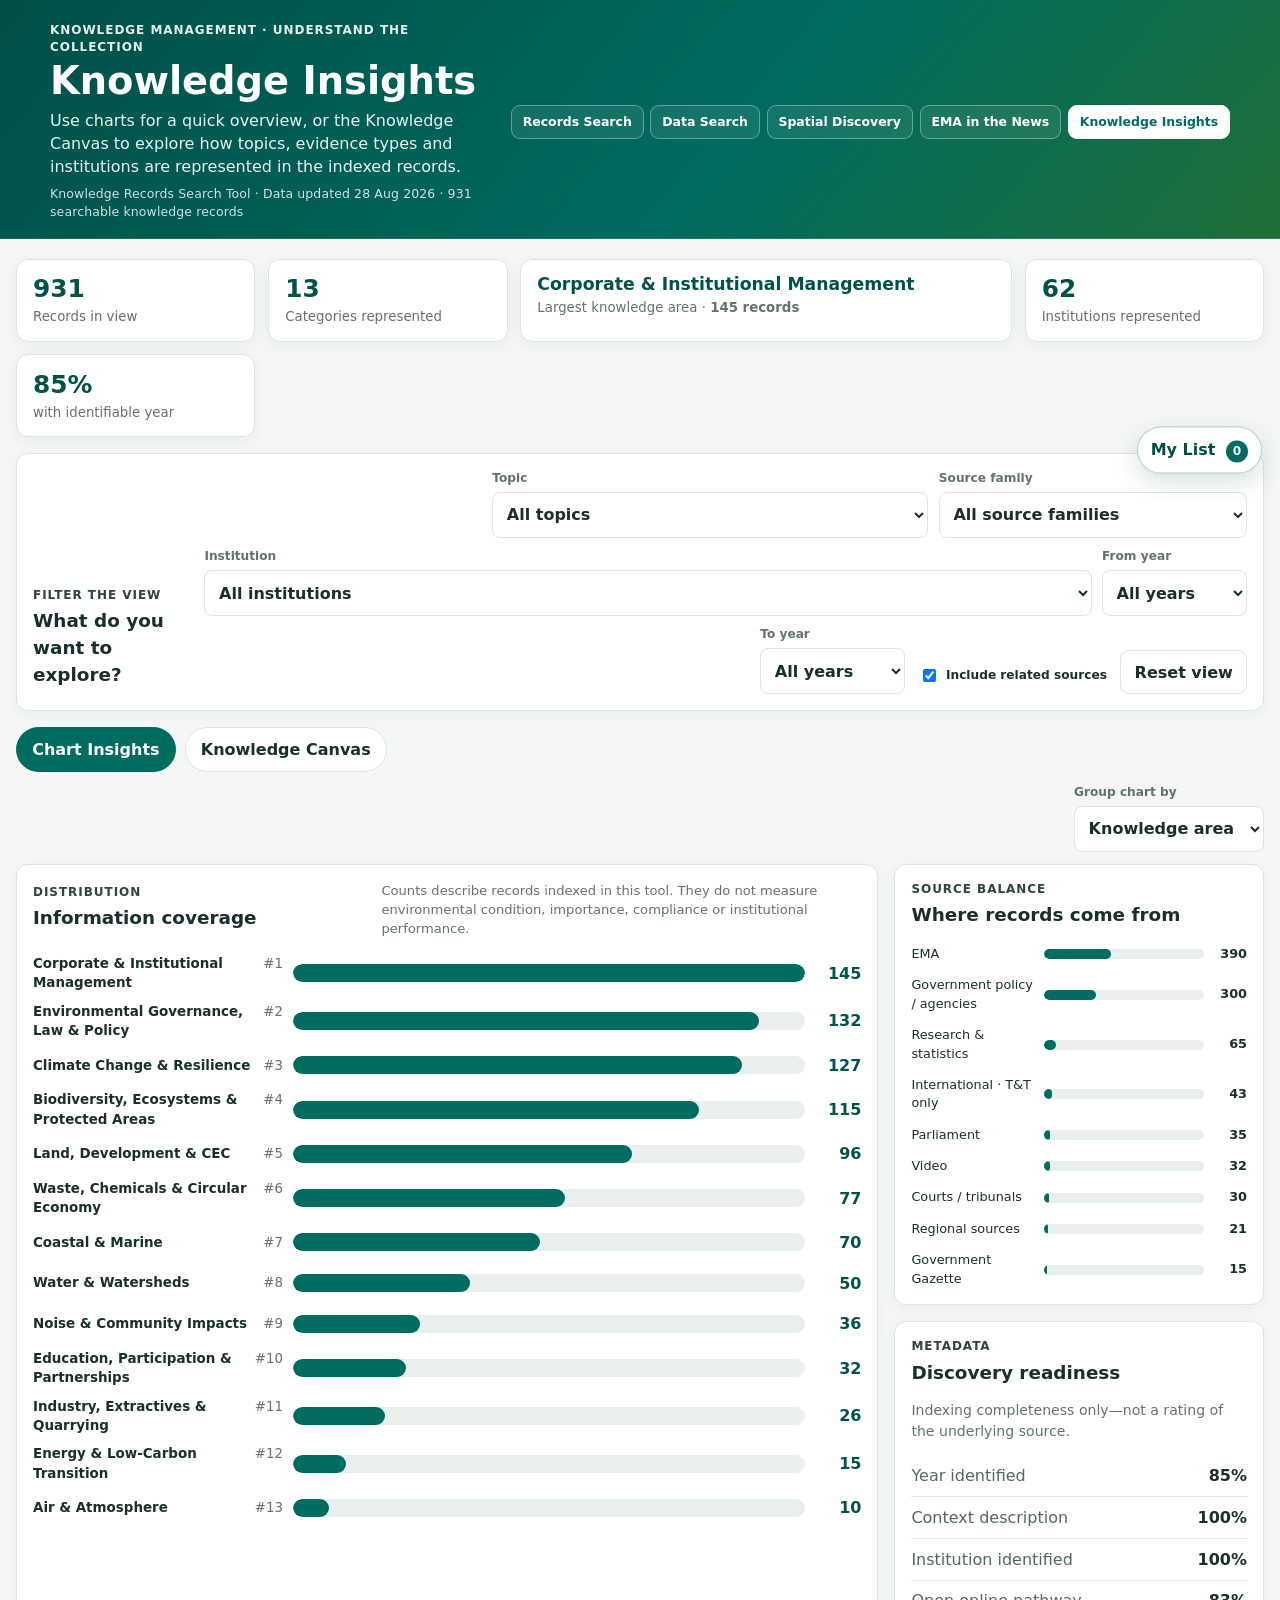
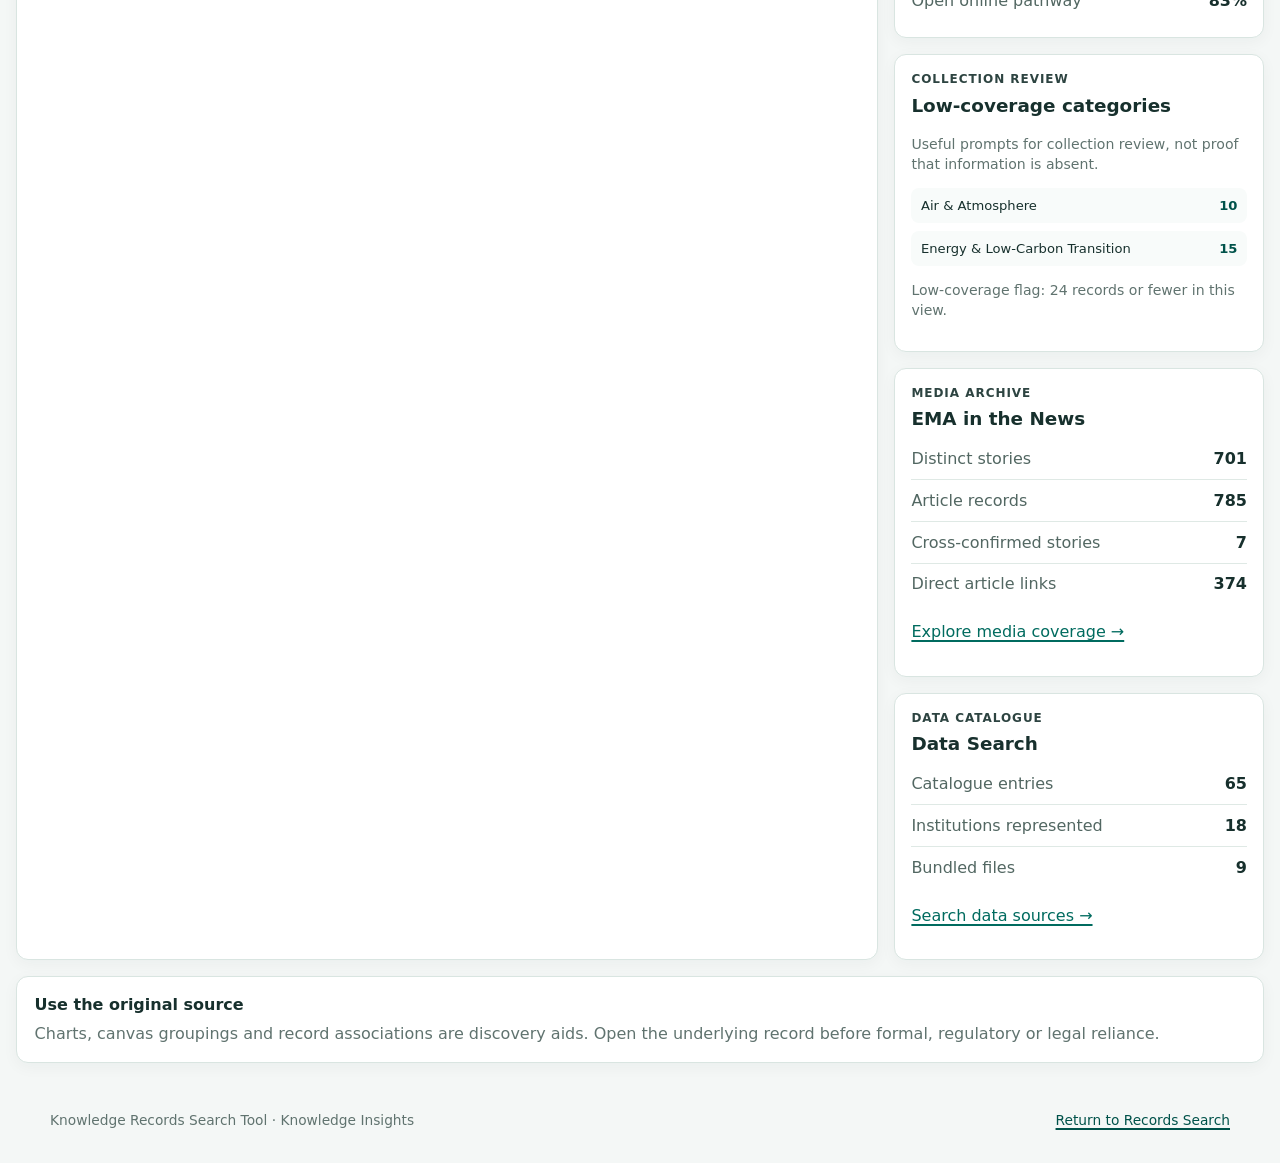
<file: insights.html>
<!doctype html>
<html lang="en">
<head>
  <meta charset="utf-8" />
  <meta name="viewport" content="width=device-width, initial-scale=1" />
  <meta name="theme-color" content="#006b5f" />
  <meta name="description" content="Understand what is indexed in the EMA Knowledge Records Search Tool through charts and a visual knowledge canvas." />
  <title>Knowledge Insights · Knowledge Records Search Tool</title>
  <link rel="stylesheet" href="assets/styles.css" />
  <link rel="stylesheet" href="assets/insights.css" />
<link rel="stylesheet" href="assets/nav.css" />
  <link rel="stylesheet" href="assets/mylist.css" />
</head>
<body class="insights-page">
  <a class="skip-link" href="#insightsViewTabs">Skip to insights</a>
  <header class="app-header insights-header">
    <div class="header-wrap">
      <div class="title-block">
        <p class="eyebrow">Knowledge Management · Understand the collection</p>
        <h1>Knowledge Insights</h1>
        <p class="lede">Use charts for a quick overview, or the Knowledge Canvas to explore how topics, evidence types and institutions are represented in the indexed records.</p>
        <p class="tool-meta-line">Knowledge Records Search Tool · Data updated 28 Aug 2026 · 931 searchable knowledge records</p>
      </div>
      <nav class="tool-nav" aria-label="Knowledge tool navigation"><a href="index.html">Records Search</a><a href="datasets.html">Data Search</a><a href="preview.html">Spatial Discovery</a><a href="news.html">EMA in the News</a><a href="insights.html" aria-current="page">Knowledge Insights</a></nav>
    </div>
  </header>

  <main class="insights-shell">
    <section class="insights-summary-grid" aria-label="Knowledge-base summary">
      <div class="insight-card"><span id="insightTotal">—</span><small>Records in view</small></div>
      <div class="insight-card"><span id="insightCategories">—</span><small>Categories represented</small></div>
      <div class="insight-card wide"><span id="insightLargest">—</span><small>Largest knowledge area · <b id="insightLargestNote">—</b></small></div>
      <div class="insight-card"><span id="insightInstitutions">—</span><small>Institutions represented</small></div>
      <div class="insight-card"><span id="insightYearCoverage">—</span><small>with identifiable year</small></div>
    </section>

    <section class="insights-control-panel" aria-labelledby="controlsHeading">
      <div><p class="eyebrow">Filter the view</p><h2 id="controlsHeading">What do you want to explore?</h2></div>
      <div class="insights-page-controls">
        <label>Topic<select id="topicFilter"><option value="all">All topics</option></select></label>
        <label>Source family<select id="sourceFilter"><option value="all">All source families</option><option value="ema">EMA</option><option value="parliament">Parliament</option><option value="gazette">Government Gazette</option><option value="government">Government policy / agencies</option><option value="court">Courts / tribunals</option><option value="statistical">Research &amp; statistics</option><option value="regional">Regional sources</option><option value="international">International — T&amp;T only</option><option value="video">Video</option></select></label>
        <label>Institution<select id="institutionFilter"><option value="all">All institutions</option></select></label>
        <label>From year<select id="fromYear"><option value="all">All years</option></select></label>
        <label>To year<select id="toYear"><option value="all">All years</option></select></label>
        <label class="external-inline"><input id="externalScope" type="checkbox" checked /> Include related sources</label>
        <button class="ghost" id="resetInsights" type="button">Reset view</button>
      </div>
    </section>

    <div class="insights-view-tabs" id="insightsViewTabs" role="tablist" aria-label="Knowledge Insights views">
      <button class="insights-view-tab active" id="chartsTab" type="button" role="tab" aria-selected="true" aria-controls="chartsPanel">Chart Insights</button>
      <button class="insights-view-tab" id="canvasTab" type="button" role="tab" aria-selected="false" aria-controls="canvasPanel">Knowledge Canvas</button>
    </div>

    <section id="chartsPanel" class="insights-view-panel" role="tabpanel" aria-labelledby="chartsTab">
      <div class="chart-view-toolbar"><label>Group chart by<select id="groupBy"><option value="area">Knowledge area</option><option value="type">Record type</option><option value="source_level">Source level</option><option value="institution">Institution</option></select></label></div>
      <div class="insights-main-grid">
        <article class="dashboard-panel chart-panel">
          <div class="panel-heading"><div><p class="eyebrow">Distribution</p><h2>Information coverage</h2></div><p>Counts describe records indexed in this tool. They do not measure environmental condition, importance, compliance or institutional performance.</p></div>
          <div id="topicChart" class="insights-bar-chart" role="img" aria-label="Knowledge record distribution chart"></div>
        </article>
        <aside class="dashboard-side">
          <section class="dashboard-panel"><p class="eyebrow">Source balance</p><h2>Where records come from</h2><div id="sourceMix" class="source-mix"></div></section>
          <section class="dashboard-panel"><p class="eyebrow">Metadata</p><h2>Discovery readiness</h2><p class="meta-sm">Indexing completeness only—not a rating of the underlying source.</p><div id="dataQuality" class="data-quality"></div></section>
          <section class="dashboard-panel gap-panel"><p class="eyebrow">Collection review</p><h2>Low-coverage categories</h2><p class="meta-sm">Useful prompts for collection review, not proof that information is absent.</p><div id="gapList" class="gap-list"></div><p id="gapThreshold" class="meta-sm"></p></section>
          <section class="dashboard-panel media-insight-panel"><p class="eyebrow">Media archive</p><h2>EMA in the News</h2><div id="mediaInsight"></div><p><a href="news.html">Explore media coverage →</a></p></section>
          <section class="dashboard-panel"><p class="eyebrow">Data catalogue</p><h2>Data Search</h2><div id="datasetInsight"></div><p><a href="datasets.html">Search data sources →</a></p></section>
        </aside>
      </div>
    </section>

    <section id="canvasPanel" class="insights-view-panel hidden" role="tabpanel" aria-labelledby="canvasTab">
      <article class="dashboard-panel canvas-intro">
        <div><p class="eyebrow">Visual knowledge workspace</p><h2>Knowledge Canvas</h2><p>See the shape of the indexed knowledge at a glance. Open a basket only when you want the underlying records.</p></div>
        <div id="canvasContext" class="canvas-context"></div>
      </article>
      <section class="dashboard-panel institution-panel" aria-labelledby="institutionHeading">
        <div class="panel-heading"><div><p class="eyebrow">Institutions</p><h2 id="institutionHeading">Institutions represented in this view</h2></div><p>Choose an institution to narrow the entire canvas. The most represented institutions are shown first.</p></div>
        <div id="institutionChips" class="institution-chips"></div>
      </section>
      <section id="knowledgeCanvas" class="knowledge-canvas" aria-label="Knowledge coverage baskets"></section>

      <section id="canvasDetailPanel" class="dashboard-panel canvas-detail-panel hidden" aria-live="polite">
        <div class="canvas-detail-head"><div><p class="eyebrow">Selected basket</p><h2 id="canvasDetailTitle">Basket records</h2><p id="canvasDetailMeta"></p></div><button class="ghost" id="closeCanvasDetail" type="button">Close</button></div>
        <div class="canvas-detail-tools"><label>Search within this basket<input id="canvasDetailSearch" type="search" placeholder="Search these records…" autocomplete="off" /></label><div id="canvasDetailInstitutions" class="basket-institutions"></div></div>
        <div id="canvasDetailRecords" class="canvas-detail-records"></div>
      </section>
      <div class="canvas-safeguard">The canvas describes <strong>records currently indexed in the Knowledge Records Search Tool</strong>. A sparse basket does not mean the underlying activity, law, policy, dataset or institutional work is absent.</div>
    </section>

    <section class="coverage-guidance"><strong>Use the original source</strong><p>Charts, canvas groupings and record associations are discovery aids. Open the underlying record before formal, regulatory or legal reliance.</p></section>
  </main>

  <footer class="footer"><div class="footer-mainline"><span>Knowledge Records Search Tool · Knowledge Insights</span><span><a href="index.html">Return to Records Search</a></span></div></footer>
  <script src="assets/search-utils.js"></script><script src="assets/search-state.js"></script><script src="assets/mylist.js"></script><script src="assets/insights.js"></script>
</body>
</html>
</file>
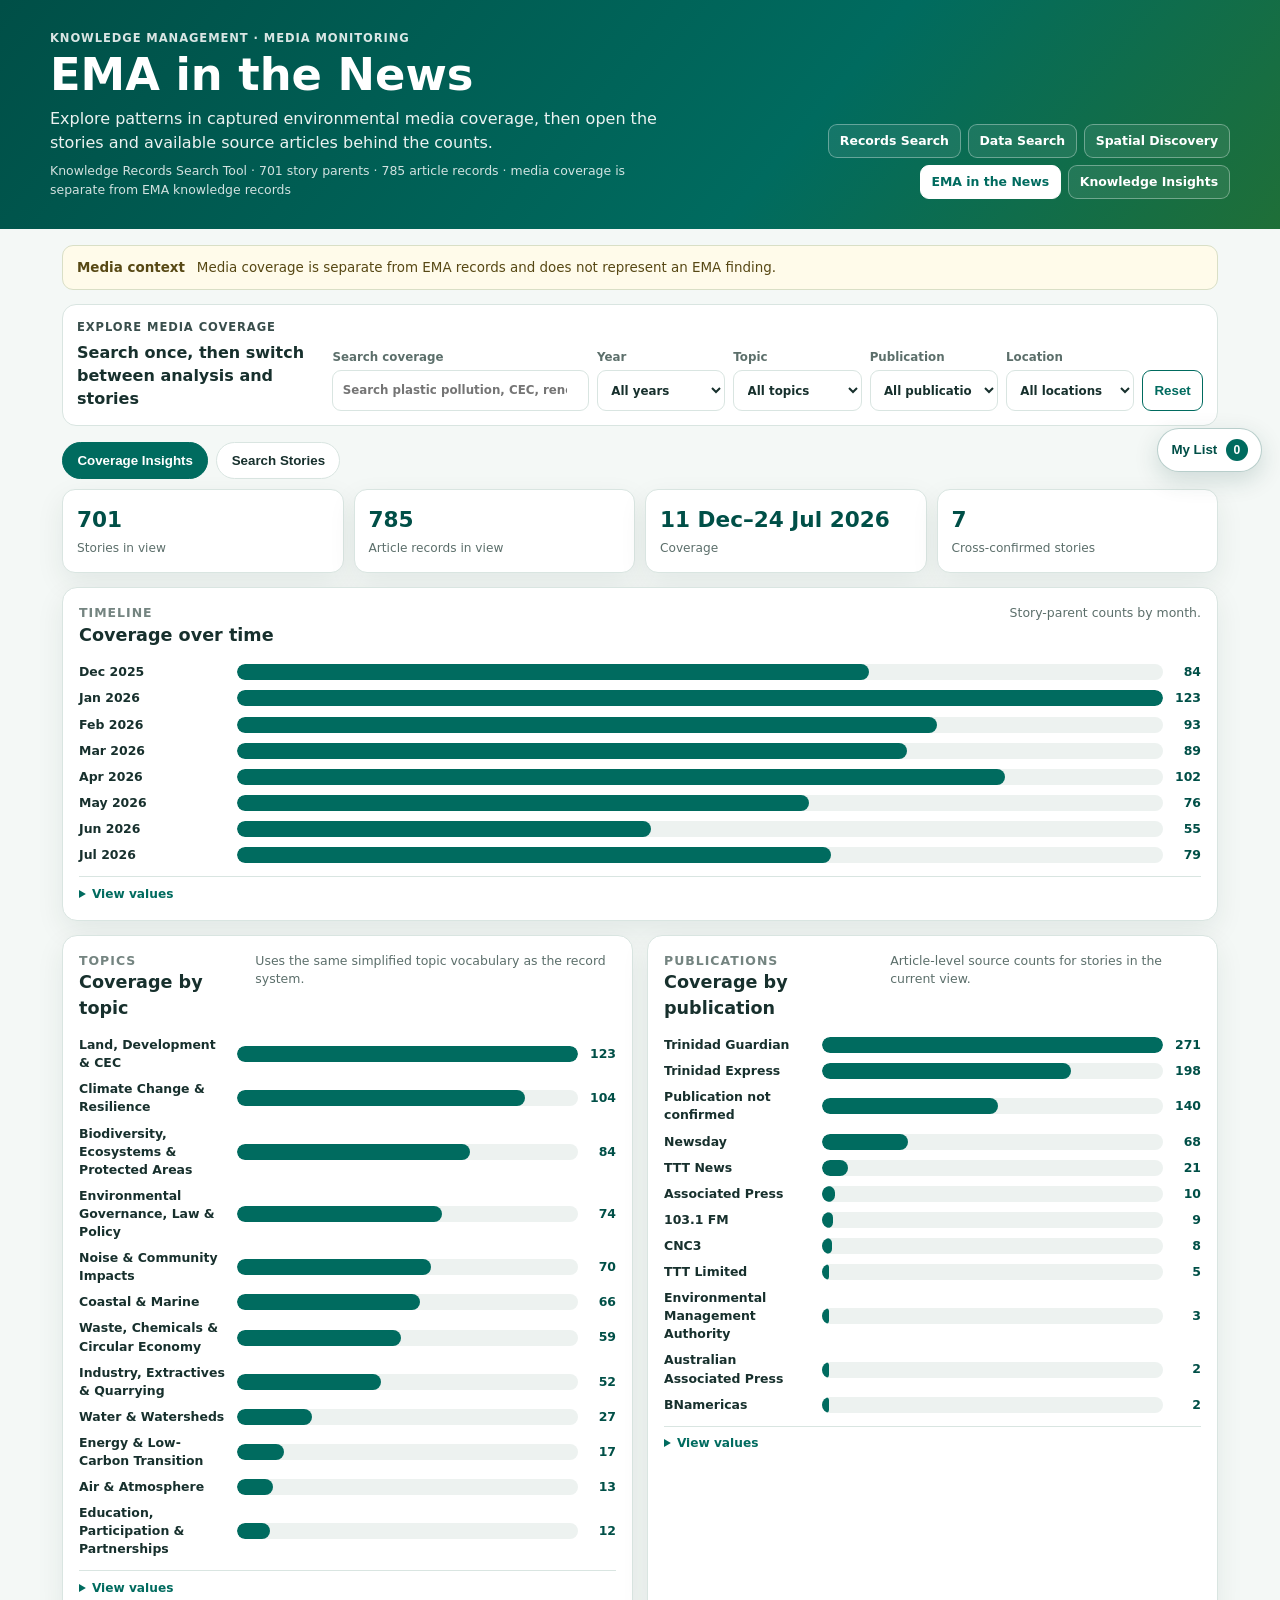
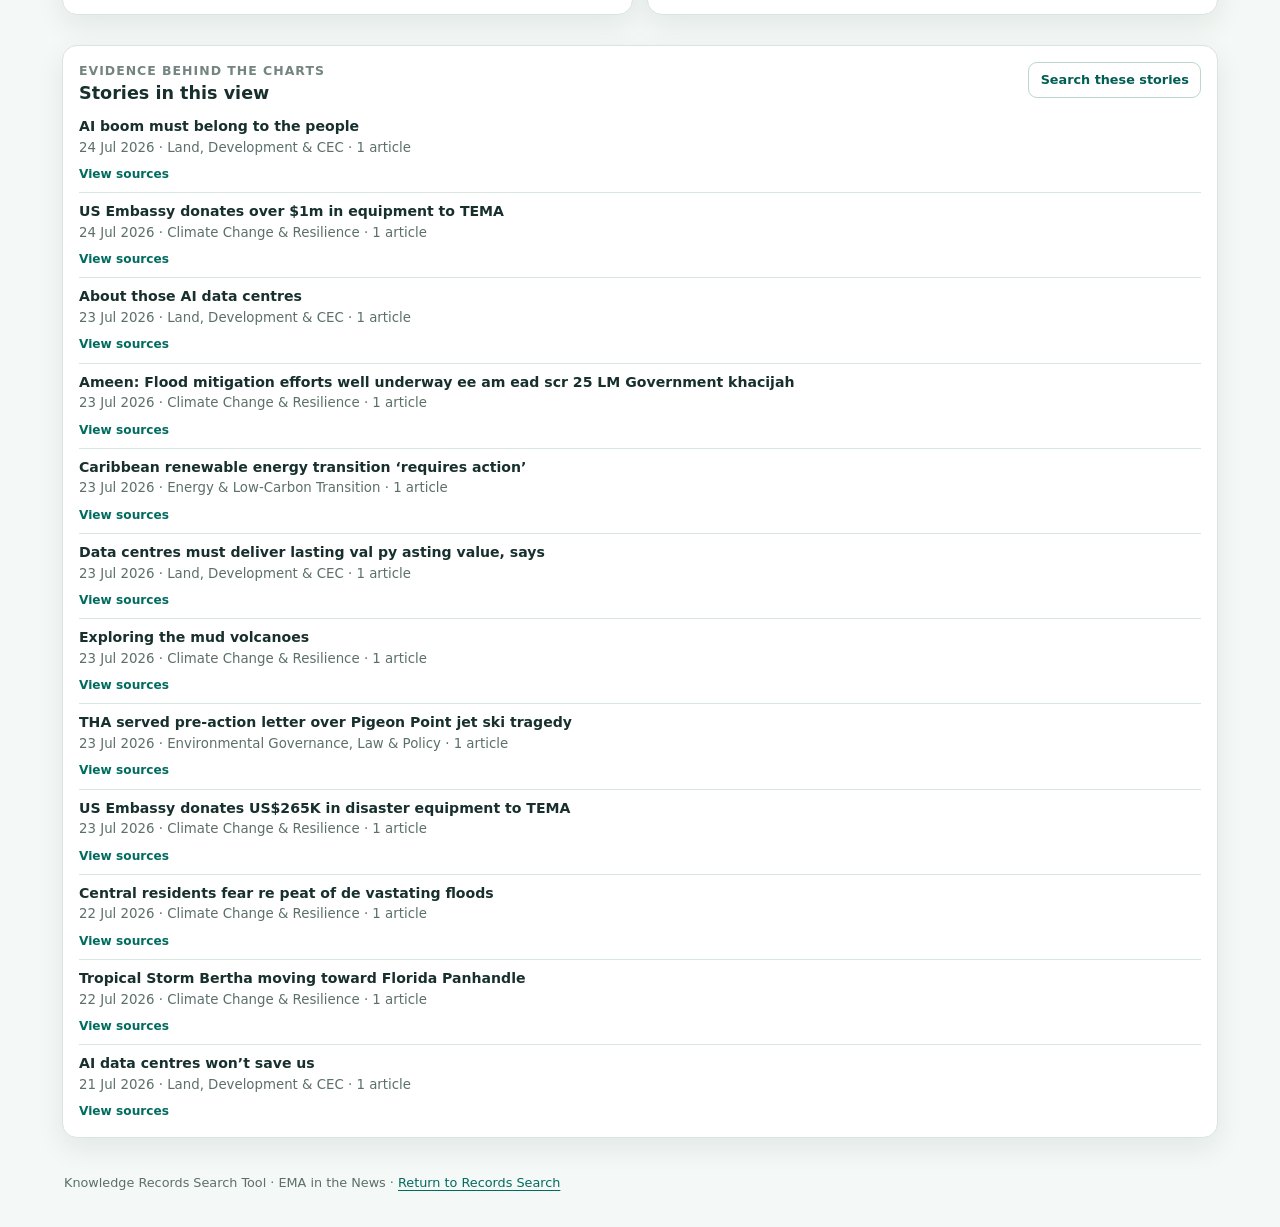
<file: news.html>
<!doctype html>
<html lang="en"><head><meta charset="utf-8"/><meta name="viewport" content="width=device-width, initial-scale=1"/><meta name="theme-color" content="#006b5f"/><meta name="description" content="Search and analyse the EMA in the News media-monitoring archive."/><title>EMA in the News · Knowledge Records Search Tool</title><link rel="stylesheet" href="assets/news.css"/>
<link rel="stylesheet" href="assets/nav.css"/><link rel="stylesheet" href="assets/mylist.css"/></head>
<body><a class="skip-link" href="#newsMain">Skip to content</a>
<header class="news-header"><div class="news-header-wrap"><div><p class="eyebrow">Knowledge Management · Media monitoring</p><h1>EMA in the News</h1><p class="lede">Explore patterns in captured environmental media coverage, then open the stories and available source articles behind the counts.</p><p class="news-tool-meta">Knowledge Records Search Tool · 701 story parents · 785 article records · media coverage is separate from EMA knowledge records</p></div><nav class="tool-nav" aria-label="Knowledge tool navigation"><a href="index.html">Records Search</a><a href="datasets.html">Data Search</a><a href="preview.html">Spatial Discovery</a><a href="news.html" aria-current="page">EMA in the News</a><a href="insights.html">Knowledge Insights</a></nav></div></header>
<main id="newsMain" class="news-shell">
<section class="use-note"><strong>Media context</strong><span>Media coverage is separate from EMA records and does not represent an EMA finding.</span></section>
<section class="news-explore-panel"><div><p class="eyebrow">Explore media coverage</p><h2>Search once, then switch between analysis and stories</h2></div><div class="news-shared-controls"><label class="search-wide">Search coverage<input id="newsSearchInput" type="search" placeholder="Search plastic pollution, CEC, renewable energy, Aripo…" autocomplete="off"/></label><label>Year<select id="newsYearFilter"><option value="all">All years</option></select></label><label>Topic<select id="newsTopicFilter"><option value="all">All topics</option></select></label><label>Publication<select id="newsOutletFilter"><option value="all">All publications</option></select></label><label>Location<select id="newsLocationFilter"><option value="all">All locations</option></select></label><button id="resetNewsShared" type="button">Reset</button></div></section>
<div class="news-tabs" role="tablist" aria-label="News views"><button class="news-tab active" id="dashboardTab" type="button" role="tab" aria-selected="true" aria-controls="dashboardPanel">Coverage Insights</button><button class="news-tab" id="searchNewsTab" type="button" role="tab" aria-selected="false" aria-controls="searchNewsPanel">Search Stories</button></div>
<section id="dashboardPanel" class="news-panel" role="tabpanel" aria-labelledby="dashboardTab">
  <div class="summary-grid"><article><strong id="newsTotal">—</strong><span>Stories in view</span></article><article><strong id="newsArticleTotal">—</strong><span>Article records in view</span></article><article><strong id="newsDateRange">—</strong><span>Coverage</span></article><article><strong id="newsCrossConfirmed">—</strong><span>Cross-confirmed stories</span></article></div>
  <div class="dashboard-grid revised-chart-grid">
    <article class="panel-card timeline-card"><div class="panel-heading"><div><p class="eyebrow">Timeline</p><h2>Coverage over time</h2></div><p>Story-parent counts by month.</p></div><div id="newsTimelineChart" class="bar-chart"></div><details class="chart-values"><summary>View values</summary><div id="newsTimelineValues"></div></details></article>
    <article class="panel-card"><div class="panel-heading"><div><p class="eyebrow">Topics</p><h2>Coverage by topic</h2></div><p>Uses the same simplified topic vocabulary as the record system.</p></div><div id="newsTopicChart" class="bar-chart"></div><details class="chart-values"><summary>View values</summary><div id="newsTopicValues"></div></details></article>
    <article class="panel-card"><div class="panel-heading"><div><p class="eyebrow">Publications</p><h2>Coverage by publication</h2></div><p>Article-level source counts for stories in the current view.</p></div><div id="newsOutletChart" class="bar-chart"></div><details class="chart-values"><summary>View values</summary><div id="newsOutletValues"></div></details></article>
  </div>
  <article class="panel-card recent-media-panel"><div class="panel-heading"><div><p class="eyebrow">Evidence behind the charts</p><h2>Stories in this view</h2></div><button class="news-inline-button" id="showSearchFromLatest" type="button">Search these stories</button></div><div id="latestNewsList" class="latest-list"></div></article>
</section>
<section id="searchNewsPanel" class="news-panel hidden" role="tabpanel" aria-labelledby="searchNewsTab"><div class="story-view-controls"><label>Link status<select id="newsLinkFilter"><option value="all">All link statuses</option><option value="online">Direct article available</option><option value="supporting">Supporting / related link</option><option value="unavailable">No public article link</option></select></label><label>Sort<select id="newsSort"><option value="newest">Newest first</option><option value="oldest">Oldest first</option><option value="title">Headline A–Z</option><option value="source">Publication A–Z</option></select></label></div><div class="results-line"><strong id="newsResultCount">—</strong><span>matching stories</span></div><div id="newsResults" class="news-results"></div></section>
</main><footer class="news-footer">Knowledge Records Search Tool · EMA in the News · <a href="index.html">Return to Records Search</a></footer>
<script src="assets/search-utils.js"></script><script src="assets/search-state.js"></script><script src="assets/mylist.js"></script><script src="assets/news.js"></script></body></html>
</file>
<file: assets/styles.css>
:root{
  --bg:#f4f8f6;
  --surface:#ffffff;
  --surface-soft:#f8fbfa;
  --text:#17302d;
  --muted:#60736f;
  --line:#d9e5e1;
  --teal:#006b5f;
  --teal-dark:#00524a;
  --green:#2f8f46;
  --green-soft:#e8f6ed;
  --amber:#b26d00;
  --amber-soft:#fff2d9;
  --blue:#266d96;
  --blue-soft:#e8f3fa;
  --grey:#68727a;
  --grey-soft:#f0f2f3;
  --red:#ad3b2f;
  --red-soft:#fff0ed;
  --shadow:0 10px 28px rgba(15,48,43,.08);
  --radius:18px;
  --focus:0 0 0 3px rgba(0,107,95,.22);
  font-family: system-ui, -apple-system, BlinkMacSystemFont, "Segoe UI", sans-serif;
}
*{box-sizing:border-box}
html{scroll-behavior:smooth}
body{margin:0;background:var(--bg);color:var(--text);font-size:16px;line-height:1.45}
button,input,select,textarea{font:inherit}
button,a{touch-action:manipulation}
button{cursor:pointer}
a{color:var(--teal);text-decoration-thickness:2px;text-underline-offset:3px}
.skip-link{position:absolute;left:-999px;top:0;background:#fff;color:#000;padding:.75rem;z-index:9999}
.skip-link:focus{left:0}
.sr-only{position:absolute;width:1px;height:1px;padding:0;margin:-1px;overflow:hidden;clip:rect(0,0,0,0);white-space:nowrap;border:0}
.hidden{display:none!important}
.app-header{background:linear-gradient(130deg,#006b5f 0%,#0a7f6e 54%,#2f8f46 100%);color:#fff;padding:1.35rem 1rem 1rem;border-bottom:1px solid rgba(255,255,255,.12)}
.header-wrap{max-width:1180px;margin:0 auto;display:grid;grid-template-columns:1.5fr auto;gap:1rem;align-items:end}
.eyebrow{margin:0 0 .25rem;text-transform:uppercase;font-weight:800;letter-spacing:.08em;font-size:.75rem;opacity:.9}
h1{margin:0;font-size:clamp(1.65rem,3vw,2.65rem);line-height:1.08}
.lede{margin:.45rem 0 0;max-width:760px;color:rgba(255,255,255,.92)}
.metric-strip{display:grid;grid-template-columns:repeat(4,minmax(78px,1fr));gap:.5rem;min-width:min(520px,100%)}
.metric{background:rgba(255,255,255,.14);border:1px solid rgba(255,255,255,.25);border-radius:14px;padding:.65rem .8rem;text-align:center;backdrop-filter:blur(6px)}
.metric span{display:block;font-weight:850;font-size:1.35rem;line-height:1;color:#fff}
.metric small{display:block;margin-top:.25rem;color:rgba(255,255,255,.88);font-size:.74rem}
.app-shell{width:min(1180px,calc(100% - 1.5rem));margin:1rem auto 0;display:grid;gap:1.35rem}
.search-panel,.results-panel,.notice{background:var(--surface);border:1px solid var(--line);box-shadow:var(--shadow);border-radius:var(--radius)}
.search-panel{padding:1rem;position:relative;top:auto;z-index:1}
.search-topline{display:flex;justify-content:space-between;align-items:flex-start;gap:1rem;flex-wrap:wrap}
h2{margin:.05rem 0 .2rem;font-size:1.15rem}
.search-topline p,.results-head p,.basket-head p{margin:0;color:var(--muted);font-size:.94rem}
.db-tabs{display:flex;gap:.35rem;flex-wrap:wrap}
.tab,.filter,.ghost,.primary,.text-chip,.icon-btn,.link-btn{border:1px solid var(--line);border-radius:999px;background:#fff;color:var(--text);padding:.58rem .82rem;font-weight:750;text-decoration:none;display:inline-flex;align-items:center;justify-content:center;gap:.35rem;min-height:40px}
.tab.active,.filter.active{border-color:var(--teal);background:#e7f6f3;color:var(--teal-dark);box-shadow:var(--focus)}
.primary{background:var(--teal);color:#fff;border-color:var(--teal)}
.primary:hover,.primary:focus{background:var(--teal-dark)}
.ghost:hover,.ghost:focus,.tab:hover,.filter:hover,.text-chip:hover{border-color:var(--teal);box-shadow:var(--focus)}
.danger-lite{color:var(--red);background:var(--red-soft);border-color:#f3c6be}
.journey-row{display:grid;grid-template-columns:180px 1fr;gap:.75rem;align-items:center;margin:1rem 0 .75rem}
.journey-row label{font-weight:800;color:var(--teal-dark)}
select,input[type="search"]{width:100%;border:1px solid var(--line);border-radius:14px;background:#fff;color:var(--text);padding:.78rem .88rem;min-height:46px}
select:focus,input:focus,textarea:focus,button:focus-visible,a:focus-visible{outline:none;box-shadow:var(--focus);border-color:var(--teal)}
.search-box{display:grid;grid-template-columns:1fr auto;gap:.55rem}
.examples{margin:.6rem 0 0;color:var(--muted);font-size:.92rem}
.text-chip{min-height:30px;padding:.18rem .55rem;font-size:.85rem;background:var(--surface-soft);color:var(--teal-dark)}
.toggle-row{display:flex;gap:.5rem;flex-wrap:wrap;margin-top:.75rem}
.quick-filters{display:flex;gap:.5rem;flex-wrap:wrap;margin-top:.75rem;padding-top:.75rem;border-top:1px solid var(--line)}
.filter[data-filter="public"]{background:var(--green-soft)}
.filter[data-filter="request"]{background:var(--amber-soft)}
.filter[data-filter="press"]{background:var(--blue-soft)}
.advanced{display:grid;grid-template-columns:repeat(4,minmax(150px,1fr));gap:.75rem;margin-top:.85rem;padding:.85rem;background:var(--surface-soft);border:1px solid var(--line);border-radius:14px}
.advanced label{font-size:.85rem;color:var(--muted);font-weight:750}
.advanced select{margin-top:.25rem}
.notice{padding:.85rem 1rem;border-left:6px solid var(--amber);background:#fffaf0}
.notice.error{border-left-color:var(--red);background:var(--red-soft)}
.notice.success{border-left-color:var(--green);background:var(--green-soft)}
.results-panel{padding:0;overflow:hidden;margin-top:.75rem;scroll-margin-top:1rem}
.results-head{display:flex;justify-content:space-between;gap:1rem;align-items:center;padding:1rem;border-bottom:1px solid var(--line);background:var(--surface-soft)}
.results-actions{display:flex;gap:.5rem;flex-wrap:wrap;justify-content:flex-end}
.table-wrap{overflow:auto;max-height:none}
.results-table{width:100%;border-collapse:collapse;background:#fff}
th,td{padding:.78rem .8rem;border-bottom:1px solid var(--line);vertical-align:top;text-align:left}
th{position:sticky;top:0;background:#f1f8f6;color:var(--teal-dark);font-size:.78rem;text-transform:uppercase;letter-spacing:.04em;z-index:2}
.result-row{transition:background .18s ease}
.result-row:hover{background:#fbfdfc}
.status-pill{display:inline-flex;align-items:center;border-radius:999px;padding:.28rem .5rem;font-size:.75rem;font-weight:850;border:1px solid currentColor;white-space:nowrap}
.status-public{color:var(--green);background:var(--green-soft)}
.status-request{color:var(--amber);background:var(--amber-soft)}
.status-external{color:var(--blue);background:var(--blue-soft)}
.status-source{color:var(--teal);background:#e7f6f3}
.status-verify{color:var(--grey);background:var(--grey-soft)}
.title-cell strong{display:block;font-size:1rem;line-height:1.25}
.title-cell small{display:block;color:var(--muted);margin-top:.18rem;max-width:520px}
.meta-sm{color:var(--muted);font-size:.88rem}
.action-stack{display:flex;gap:.35rem;flex-wrap:wrap;justify-content:flex-start}
.action-stack .ghost,.action-stack .primary{padding:.42rem .65rem;min-height:34px;font-size:.85rem}
.detail-row td{padding:0;border-bottom:1px solid var(--line);background:#fbfdfc}
.index-card{margin:.5rem .8rem .9rem;border:1px solid var(--line);border-left:6px solid var(--teal);border-radius:14px;background:#fff;padding:.9rem;box-shadow:0 4px 16px rgba(17,48,43,.06)}
.index-card.public{border-left-color:var(--green)}
.index-card.request{border-left-color:var(--amber)}
.index-card.external{border-left-color:var(--blue)}
.index-card.verify{border-left-color:var(--grey)}
.index-card-head{display:flex;justify-content:space-between;gap:1rem;align-items:flex-start;margin-bottom:.65rem}
.index-grid{display:grid;grid-template-columns:repeat(3,minmax(180px,1fr));gap:.75rem;margin-top:.75rem}
.info-box{background:var(--surface-soft);border:1px solid var(--line);border-radius:12px;padding:.75rem}
.info-box h4{margin:0 0 .25rem;font-size:.86rem;color:var(--teal-dark)}
.info-box p{margin:0;color:var(--muted);font-size:.9rem}
.keyword-list{display:flex;gap:.35rem;flex-wrap:wrap;margin-top:.45rem}
.keyword{background:#eef5f3;color:#36514d;border:1px solid #d6e3df;border-radius:999px;padding:.18rem .45rem;font-size:.75rem}
.load-more-row{text-align:center;padding:1rem;background:var(--surface-soft)}
.basket-drawer{position:fixed;inset:0;background:rgba(7,32,29,.26);display:none;align-items:flex-end;justify-content:center;z-index:50;padding:0 1rem}
.basket-drawer.open{display:flex}
.basket-card{width:min(920px,100%);max-height:min(76vh,760px);background:#fff;padding:1rem 1.1rem 1.2rem;border-radius:18px 18px 0 0;box-shadow:0 -12px 36px rgba(0,0,0,.18);overflow:auto}
.basket-head{display:flex;justify-content:space-between;gap:1rem;align-items:flex-start;border-bottom:1px solid var(--line);padding-bottom:.8rem;margin-bottom:.8rem}
.icon-btn{font-size:1.5rem;line-height:1;width:42px;height:42px;padding:0}
.basket-items{display:grid;gap:.55rem;margin-bottom:.85rem}
.basket-items.empty{color:var(--muted);background:var(--surface-soft);border:1px dashed var(--line);border-radius:12px;padding:1rem;text-align:center}
.basket-item{border:1px solid var(--line);border-left:5px solid var(--teal);border-radius:12px;padding:.65rem;background:#fff}
.basket-item strong{display:block}
.basket-item small{display:block;color:var(--muted);margin:.1rem 0 .35rem}
.basket-actions{display:flex;gap:.45rem;flex-wrap:wrap;margin:.7rem 0}
.request-output-label{font-weight:800;color:var(--teal-dark);display:block;margin:.9rem 0 .35rem}
textarea{width:100%;border:1px solid var(--line);border-radius:14px;padding:.75rem;background:#fbfdfc;color:var(--text);resize:vertical}
.footer{width:min(1180px,calc(100% - 1.5rem));margin:1rem auto 2rem;color:var(--muted);font-size:.86rem}
.footer-mainline{display:flex;justify-content:space-between;gap:.75rem;align-items:center;flex-wrap:wrap}
.version-shell{font-size:.72rem;color:#78908c;user-select:none;opacity:.72}
.secret-version{cursor:default;border-radius:8px;padding:.15rem .25rem}
.secret-version:focus-visible{outline:none;box-shadow:var(--focus)}
.admin-panel{margin-top:.75rem;background:#fff;border:1px solid var(--line);border-radius:14px;padding:.85rem;box-shadow:0 8px 24px rgba(17,48,43,.08)}
.admin-head{display:flex;align-items:center;justify-content:space-between;gap:.75rem;margin-bottom:.65rem}
.admin-head small{display:block;color:var(--muted);margin-top:.15rem}
.diagnostics{margin-top:.5rem;background:#fbfdfc;border:1px solid var(--line);border-radius:12px;padding:.75rem;white-space:pre-wrap;font-family:ui-monospace,SFMono-Regular,Menlo,monospace;color:#304b47;overflow:auto;max-height:280px}

/* Search and results are intentionally separated: the search panel no longer sticks over the record list. */
.results-panel::before{content:"";display:block;height:0}
.results-head{border-top:4px solid rgba(0,107,95,.08)}

@media(max-width:850px){
  .header-wrap{grid-template-columns:1fr}.metric-strip{grid-template-columns:repeat(4,1fr);min-width:0}.metric{padding:.55rem .4rem}.metric span{font-size:1.05rem}.metric small{font-size:.68rem}
  .search-panel{position:relative;top:auto}.journey-row{grid-template-columns:1fr}.search-box{grid-template-columns:1fr}.advanced{grid-template-columns:1fr}.results-head{align-items:flex-start;flex-direction:column}.results-actions{justify-content:flex-start;width:100%}.results-actions .ghost,.results-actions .primary{flex:1 1 auto}
  .results-table,.results-table thead,.results-table tbody,.results-table th,.results-table td,.results-table tr{display:block}.results-table thead{display:none}.result-row{border-bottom:1px solid var(--line);padding:.7rem .75rem}.result-row td{border:none;padding:.2rem 0}.result-row td:before{content:attr(data-label);display:block;font-size:.7rem;text-transform:uppercase;letter-spacing:.04em;color:var(--muted);font-weight:850;margin-top:.25rem}.result-row td:first-child:before{display:none}.action-stack{margin-top:.45rem}.detail-row{display:block}.detail-row td{display:block}.index-card{margin:.25rem .75rem .9rem}.index-grid{grid-template-columns:1fr}.index-card-head{flex-direction:column}.db-tabs{width:100%}.tab{flex:1 1 auto}.quick-filters{max-height:220px;overflow:auto}.toggle-row .ghost{flex:1 1 160px}
}
@media(max-width:480px){.admin-head{align-items:flex-start;flex-direction:column}.admin-head .ghost{width:100%}.app-header{padding:.9rem .75rem}.app-shell,.footer{width:calc(100% - .75rem)}.search-panel{padding:.75rem;border-radius:14px}.metric-strip{gap:.35rem}.metric small{display:none}th,td{padding:.6rem}.basket-card{padding:.85rem}.basket-actions .ghost,.basket-actions .primary,.basket-actions .link-btn{width:100%}}
@media(prefers-reduced-motion:reduce){*{scroll-behavior:auto!important;transition:none!important}}

/* v6.2 retrieval-focused refinements */
body{font-size:16px}
.tab,.filter,.ghost,.primary,.text-chip,.icon-btn,.link-btn{border-radius:9px;font-weight:700}
select,input[type="search"],textarea{font-size:16px;border-radius:9px}
.metric-strip{align-self:start}
.metric{border-radius:9px}
.result-row.is-selected{background:#f2faf7}
.select-toggle.selected{border-color:var(--green);background:var(--green-soft);color:var(--green)}
.context-box{grid-column:span 1}
.source-note{margin-top:.55rem!important;font-size:.82rem!important}
.low-result-assist{display:flex;justify-content:space-between;gap:1rem;align-items:center;padding:1rem;border-top:1px solid var(--line);background:#fbfdfc}
.low-result-assist strong{display:block;font-size:1rem;color:var(--teal-dark);margin-bottom:.2rem}
.low-result-assist p{margin:0;color:var(--muted);max-width:720px}
.low-result-actions{display:flex;gap:.5rem;flex-wrap:wrap;justify-content:flex-end}
.footer a{color:var(--teal-dark)}
@media(max-width:850px){.low-result-assist{align-items:flex-start;flex-direction:column}.low-result-actions{justify-content:flex-start;width:100%}.low-result-actions .ghost,.low-result-actions .primary{flex:1 1 auto}}


/* v6.2.2 clean result-support disclosure */
.results-head{display:block;padding:0;background:var(--surface-soft)}
.results-summary-line{display:flex;align-items:center;justify-content:space-between;gap:1rem;padding:1rem}
.results-title-block h2{margin:0}
.results-title-block p{margin:.18rem 0 0;color:var(--muted);font-size:.94rem}
.text-disclosure{appearance:none;border:0;background:transparent;color:var(--teal-dark);font:inherit;font-weight:750;padding:.35rem 0;cursor:pointer;text-align:right}
.text-disclosure:hover{text-decoration:underline}
.text-disclosure:focus-visible{outline:none;box-shadow:var(--focus);border-radius:6px}
.disclosure-mark{display:inline-block;margin-left:.2rem}
.results-support-panel{display:grid;grid-template-columns:minmax(220px,.9fr) minmax(320px,1.1fr);gap:2rem;padding:.2rem 1rem 1rem;border-top:1px solid var(--line);background:#fff}
.results-breakdown{display:grid;gap:.35rem;align-content:start;padding-top:.8rem}
.results-breakdown span{display:block;color:var(--text);font-size:.95rem}
.results-breakdown strong{display:inline-block;min-width:3ch;color:var(--teal-dark);font-size:1rem}
.results-support-contact{padding-top:.8rem;max-width:560px;justify-self:end}
.results-support-contact strong{display:block;color:var(--teal-dark);margin-bottom:.2rem}
.results-support-contact p{margin:0 0 .4rem;color:var(--muted);font-size:.9rem;line-height:1.5}
.results-support-contact a{font-weight:750;color:var(--teal-dark)}
.results-actions{padding:.7rem 1rem;border-top:1px solid var(--line);background:var(--surface-soft)}
.result-action-cell{display:grid;gap:.28rem}
.result-secondary-link{font-size:.78rem;color:var(--muted);width:max-content}
.result-secondary-link:hover{color:var(--teal-dark)}
@media(max-width:850px){
  .results-summary-line{align-items:flex-start;flex-direction:column}
  .text-disclosure{text-align:left}
  .results-support-panel{grid-template-columns:1fr;gap:.4rem}
  .results-support-contact{justify-self:stretch}
}


/* v6.3.0: external-reference source set + explicit reference cart */
.metric-strip{grid-template-columns:repeat(4,minmax(84px,1fr))}
.external-metric{background:#f5f8ff}
.external-source-toggle{display:flex;align-items:center;gap:.72rem;margin-top:.9rem;padding:.72rem .8rem;border:1px solid #cddbd7;border-radius:10px;background:#fbfdfc;cursor:pointer;max-width:720px}
.external-source-toggle input{position:absolute;opacity:0;pointer-events:none}
.external-source-toggle>span:last-child{display:grid;gap:.1rem}
.external-source-toggle strong{font-size:.92rem;color:var(--teal-dark)}
.external-source-toggle small{font-size:.8rem;color:var(--muted);line-height:1.35}
.switch-ui{width:42px;height:24px;border-radius:999px;background:#c7d3d0;position:relative;flex:0 0 auto;transition:.18s ease}
.switch-ui::after{content:"";position:absolute;top:3px;left:3px;width:18px;height:18px;border-radius:50%;background:#fff;box-shadow:0 1px 3px rgba(0,0,0,.22);transition:.18s ease}
.external-source-toggle input:checked+.switch-ui{background:var(--teal)}
.external-source-toggle input:checked+.switch-ui::after{transform:translateX(18px)}
.external-source-toggle input:focus-visible+.switch-ui{box-shadow:var(--focus)}
.cart-button{gap:.48rem;padding:.52rem .72rem!important}
.cart-icon{width:20px;height:20px;flex:0 0 auto}
.cart-count{display:inline-grid;place-items:center;min-width:23px;height:23px;padding:0 .35rem;border-radius:999px;background:#fff;color:var(--teal-dark);font-size:.78rem;font-weight:850}
.source-context{display:block;margin-top:.3rem;color:#315f84;font-weight:750}
.authority-box{border-color:#cfddeb;background:#f8fbff}
@media(max-width:850px){.metric-strip{grid-template-columns:repeat(4,1fr)}.cart-button{width:100%;justify-content:center}.external-source-toggle{max-width:none}}
@media(max-width:560px){.metric-strip{grid-template-columns:repeat(2,1fr)}.external-source-toggle{align-items:flex-start}.external-source-toggle small{display:block}}


/* v6.4.0: search-first UX + persistent My List dock */
.list-dock{position:fixed;left:50%;bottom:18px;transform:translateX(-50%);z-index:45;width:min(760px,calc(100% - 28px));display:flex;align-items:center;justify-content:space-between;gap:1rem;padding:.72rem .8rem .72rem 1rem;background:#fff;border:1px solid var(--line);border-radius:14px;box-shadow:0 12px 36px rgba(7,32,29,.2)}
.list-dock.hidden{display:none}
.list-dock-copy{display:grid;gap:.08rem;min-width:0}.list-dock-copy strong{color:var(--teal-dark)}.list-dock-copy small{color:var(--muted)}
body:has(.list-dock:not(.hidden)){padding-bottom:92px}
@media(max-width:600px){.list-dock{bottom:10px;align-items:stretch;flex-direction:column;padding:.65rem}.list-dock .primary{width:100%}.list-dock-copy small{display:none}body:has(.list-dock:not(.hidden)){padding-bottom:118px}}

/* v6.5.0: active result facets + knowledge topic insights */
.active-results-tools{display:flex;align-items:flex-end;justify-content:space-between;gap:1rem;padding:.8rem 1rem;border-top:1px solid var(--line);background:#fbfcfc}
.active-filter-group{display:flex;flex-wrap:wrap;gap:.65rem;align-items:flex-end}.active-filter-group label,.insights-controls label{display:grid;gap:.25rem;font-size:.76rem;font-weight:800;color:var(--muted)}
.active-filter-group select,.insights-controls select{min-width:145px;padding:.5rem .6rem;border:1px solid var(--line);border-radius:8px;background:#fff;color:var(--text)}
.text-link{border:0;background:transparent;color:var(--teal-dark);font-weight:800;cursor:pointer;padding:.55rem .15rem}.text-link:hover{text-decoration:underline}
.insights-drawer{position:fixed;inset:0;z-index:60;background:rgba(4,25,22,.42);display:none;align-items:stretch;justify-content:flex-end}.insights-drawer.open{display:flex}
.insights-card{width:min(760px,100%);height:100%;overflow:auto;background:#fff;padding:1.1rem 1.2rem 2rem;box-shadow:-18px 0 44px rgba(0,0,0,.18)}
.insights-controls{display:flex;flex-wrap:wrap;gap:.7rem;margin:1rem 0}.insights-summary{display:flex;flex-wrap:wrap;gap:.5rem;margin:.6rem 0 1rem}.insight-stat{padding:.5rem .65rem;background:var(--surface-soft);border:1px solid var(--line);border-radius:9px}.insight-stat strong{display:block;color:var(--teal-dark);font-size:1.05rem}.insight-stat small{color:var(--muted)}
.topic-chart{display:grid;gap:.55rem;margin-top:.8rem}.topic-bar{display:grid;grid-template-columns:minmax(170px,230px) 1fr 44px;gap:.65rem;align-items:center}.topic-name{font-size:.84rem;font-weight:750;line-height:1.2}.topic-track{height:18px;border-radius:999px;background:#edf2f1;overflow:hidden}.topic-fill{height:100%;border-radius:999px;background:var(--teal);min-width:2px}.topic-count{text-align:right;font-weight:850;color:var(--teal-dark)}
.coverage-note{margin-top:1.2rem;padding:.85rem 1rem;border:1px solid #d8dfdd;border-radius:10px;background:#fbfcfc}.coverage-note p{margin:.3rem 0 0;color:var(--muted);line-height:1.45}
@media(max-width:760px){.active-results-tools{align-items:stretch;flex-direction:column}.active-filter-group{display:grid;grid-template-columns:1fr 1fr}.active-filter-group select{width:100%;min-width:0}.topic-bar{grid-template-columns:120px 1fr 36px}.insights-card{padding:.9rem}.insights-controls{display:grid;grid-template-columns:1fr 1fr}.insights-controls label:first-child{grid-column:1/-1}}
@media(max-width:480px){.active-filter-group,.insights-controls{grid-template-columns:1fr}.insights-controls label:first-child{grid-column:auto}.topic-bar{grid-template-columns:100px 1fr 30px}.topic-name{font-size:.76rem}}
.topic-bar{border:0;background:transparent;padding:.18rem 0;width:100%;cursor:pointer;text-align:initial;color:inherit}.topic-bar:hover .topic-track{outline:2px solid rgba(0,107,95,.18)}.topic-bar:focus-visible{outline:2px solid var(--teal);outline-offset:3px;border-radius:6px}.topic-bar:disabled{cursor:default}.topic-bar:disabled:hover .topic-track{outline:0}
/* v6.6.0: separate Knowledge Insights page */
.header-tools{display:flex;align-items:stretch;gap:.8rem;flex-wrap:wrap;justify-content:flex-end}.insights-link{display:grid;grid-template-columns:auto auto;grid-template-rows:auto auto;column-gap:.7rem;align-items:center;min-width:190px;padding:.62rem .8rem;border:1px solid rgba(255,255,255,.34);border-radius:10px;color:#fff;text-decoration:none;background:rgba(255,255,255,.06)}.insights-link>span:first-child{font-weight:900}.insights-link>small{grid-column:1/2;font-size:.68rem;color:rgba(255,255,255,.78)}.insights-link>span:last-child{grid-column:2;grid-row:1/3;font-size:1.25rem}.insights-link:hover{background:rgba(255,255,255,.12)}
@media(max-width:760px){.header-tools{justify-content:flex-start}.insights-link{width:100%}}

.list-dock-actions{display:flex;align-items:center;gap:.45rem}.dock-hide-btn{padding:.55rem .7rem}.list-dock-pill{position:fixed;right:18px;bottom:18px;z-index:45;display:flex;align-items:center;gap:.5rem;border:1px solid var(--line);border-radius:999px;background:#fff;box-shadow:0 10px 28px rgba(7,32,29,.18);padding:.62rem .85rem;color:var(--teal-dark);font-weight:700;cursor:pointer}.list-dock-pill strong{display:grid;place-items:center;min-width:1.55rem;height:1.55rem;border-radius:999px;background:var(--teal-dark);color:#fff;font-size:.8rem}.list-dock-pill.hidden{display:none}.basket-citation{line-height:1.45}.basket-item .basket-citation{margin:.2rem 0 .45rem}.basket-drawer.open + .list-dock{display:none}@media(max-width:600px){.basket-drawer{padding:0}.basket-card{max-height:82vh;border-radius:16px 16px 0 0}.list-dock-actions{width:100%}.list-dock-actions .ghost,.list-dock-actions .primary{flex:1}.list-dock-pill{right:10px;bottom:10px}}

.header-utility-links{display:grid;gap:8px}.preview-link{border-style:dashed!important}
@media(max-width:760px){.header-utility-links{width:100%}}

/* v6.10.0: readability, search-first mobile, access status and related information */
:root{
  --green:#1f6f38;
  --amber:#8a5200;
  --grey:#5c666c;
}
.app-header{background:linear-gradient(130deg,#004f47 0%,#006b5f 58%,#1f6f38 100%)}
.search-box{grid-template-columns:minmax(0,1fr) auto auto;align-items:center}
.search-submit{min-width:92px}
.clear-search{min-width:72px}
.status-reference{color:#4f5d62;background:#f1f3f4}
.search-expansion-note{max-width:840px;margin:.28rem 0 0!important;font-size:.82rem!important;line-height:1.45;color:#4f625e!important}
.legal-safety-note{display:flex;gap:.65rem;align-items:flex-start;margin:.7rem 0;padding:.7rem .8rem;border:1px solid #d7e2df;border-radius:10px;background:#f7faf9;color:#455a56;font-size:.82rem;line-height:1.45}
.legal-safety-note strong{color:var(--teal-dark);white-space:nowrap}
.related-info-box{margin-top:.8rem;background:#fff;grid-column:1/-1}
.related-records{display:grid;grid-template-columns:repeat(2,minmax(0,1fr));gap:.55rem;margin-top:.65rem}
.related-record{display:grid;gap:.25rem;padding:.7rem;border:1px solid var(--line);border-radius:10px;background:var(--surface-soft)}
.related-record strong{font-size:.9rem;line-height:1.3}
.related-record small,.related-record p{font-size:.76rem;color:var(--muted);margin:0;line-height:1.4}
.relationship-label{width:max-content;max-width:100%;font-size:.68rem;font-weight:800;color:var(--teal-dark);background:#e7f6f3;border-radius:999px;padding:.18rem .4rem}
.related-actions{display:flex;gap:.65rem;align-items:center;flex-wrap:wrap;margin-top:.25rem}
.related-actions a,.related-actions button{font-size:.76rem;font-weight:750}
.related-actions .text-link{border:0;background:transparent;color:var(--teal);padding:0;min-height:0}
.legal-use-note{font-size:.75rem;color:#526964}
.active-filter-group{grid-template-columns:repeat(5,minmax(130px,1fr))}

@media(max-width:850px){
  .search-box{grid-template-columns:minmax(0,1fr) auto}
  .search-box .clear-search{grid-column:1/-1;width:100%}
  .related-records{grid-template-columns:1fr}
  .active-filter-group{grid-template-columns:1fr 1fr}
}

/* On narrow screens, the initial state is deliberately search-only. Results and
   supporting controls appear only after the user submits a search. */
@media(max-width:760px){
  body.mobile-search-idle .header-tools,
  body.mobile-search-idle .search-topline,
  body.mobile-search-idle .examples,
  body.mobile-search-idle .external-source-toggle,
  body.mobile-search-idle .toggle-row,
  body.mobile-search-idle .quick-filters,
  body.mobile-search-idle .advanced,
  body.mobile-search-idle .results-panel,
  body.mobile-search-idle .footer{display:none!important}
  body.mobile-search-idle .app-header{padding:.8rem .8rem .65rem}
  body.mobile-search-idle .title-block .eyebrow{display:none}
  body.mobile-search-idle .title-block h1{font-size:1.1rem}
  body.mobile-search-idle .title-block .lede{display:none}
  body.mobile-search-idle .app-shell{width:calc(100% - 1rem);margin:.7rem auto 0}
  body.mobile-search-idle .search-panel{padding:.7rem;border-radius:12px;box-shadow:0 6px 18px rgba(15,48,43,.07)}
  body.mobile-search-idle .search-box{grid-template-columns:minmax(0,1fr) auto}
  body.mobile-search-idle .clear-search{display:none}
  body.mobile-search-idle .search-submit{min-width:76px}
  body.mobile-search-idle input[type="search"]{min-height:50px;font-size:16px}
}
@media(max-width:480px){
  .search-box{grid-template-columns:minmax(0,1fr) auto}
  .search-box .clear-search{grid-column:1/-1}
  .active-filter-group{grid-template-columns:1fr}
  .legal-safety-note{display:block}.legal-safety-note strong{display:block;margin-bottom:.2rem}
}

.results-use-note{margin:.2rem 0 0;color:#526964;font-size:.76rem;line-height:1.4;max-width:760px}
@media(max-width:760px){
  body.mobile-search-idle .app-header{display:none!important}
  body.mobile-search-idle .app-shell{margin-top:max(16vh,3rem)}
  body.mobile-search-idle .results-use-note{display:none!important}
}

/* v7.3 data upgrade: preserve v6.12 visual language; retain compact right-side My List */
.tool-meta-line{margin:.55rem 0 0;font-size:.78rem;color:rgba(255,255,255,.82);letter-spacing:.01em}
.inline-tool-link{font-weight:700;color:var(--teal-700,#006b5f);text-decoration:none;white-space:nowrap}.inline-tool-link:hover{text-decoration:underline}
.list-mini-button{position:fixed;right:18px;top:50%;transform:translateY(-50%);z-index:1200;border:1px solid rgba(0,79,71,.28);background:#fff;color:#004f47;border-radius:999px;padding:10px 13px;box-shadow:0 8px 24px rgba(0,61,54,.16);font-weight:800;cursor:pointer}.list-mini-button strong{display:inline-flex;min-width:22px;height:22px;align-items:center;justify-content:center;margin-left:5px;border-radius:999px;background:#006b5f;color:#fff;font-size:.76rem}
.list-mini-panel{position:fixed;right:18px;top:72px;bottom:28px;width:min(390px,calc(100vw - 36px));z-index:1250;background:#fff;border:1px solid #d9e5e1;border-radius:18px;box-shadow:0 16px 42px rgba(0,61,54,.22);padding:16px;overflow:auto}.list-mini-panel.hidden{display:none}.list-mini-head{display:flex;justify-content:space-between;gap:12px;align-items:flex-start;border-bottom:1px solid #e2ebe8;padding-bottom:12px;margin-bottom:10px}.list-mini-head h2{margin:0;color:#004f47;font-size:1.1rem}.list-mini-head p{margin:4px 0 0;color:#657a74;font-size:.82rem}.list-item{padding:11px 0;border-bottom:1px solid #edf2f0}.list-item strong{display:block;color:#173c36;font-size:.9rem;line-height:1.3}.list-item small{display:block;color:#657a74;margin-top:4px}.list-mini-actions{display:flex;gap:7px;flex-wrap:wrap;margin-top:8px}.list-mini-panel .request-output-label{display:block;font-size:.78rem;font-weight:700;color:#365c54;margin-top:12px}.list-mini-panel .request-output{width:100%;box-sizing:border-box;margin-top:5px;border:1px solid #d9e5e1;border-radius:10px;padding:9px;font:inherit;font-size:.78rem;resize:vertical;background:#f8fbfa}.list-mini-panel .empty-state{padding:18px 4px;color:#657a74}
@media(max-width:760px){.list-mini-button{right:12px;top:auto;bottom:14px;transform:none}.list-mini-panel{right:10px;left:10px;top:80px;bottom:72px;width:auto}}

/* v8.1 refinements intentionally reuse the v7.3/v6.12 visual system. */
.product-descriptor{margin:.1rem 0 .45rem;font-size:.78rem;font-weight:700;letter-spacing:.08em;text-transform:uppercase;color:var(--muted,#52665f)}

/* v8.1 findability refinements; preserves v7.3 visual language */
.within-results{display:grid;grid-template-columns:auto minmax(190px,420px) auto;gap:.55rem;align-items:center;padding:.7rem .8rem;margin:.65rem 0;border:1px solid var(--line);border-radius:10px;background:#f8fbfa}.within-results label{font-size:.78rem;font-weight:800;color:var(--muted)}.within-results input{min-height:39px;border:1px solid var(--line);border-radius:9px;padding:.55rem .65rem;font:inherit}.search-expansion-note{display:grid;gap:.45rem}.refinement-suggestions,.applied-refinements{display:flex;gap:.4rem;align-items:center;flex-wrap:wrap}.refinement-suggestions strong,.applied-refinements strong{font-size:.76rem;color:var(--muted);margin-right:.15rem}.refinement-suggestions button,.applied-refinements button{border:1px solid #c8ddd7;border-radius:999px;background:#fff;color:var(--teal-dark);padding:.3rem .5rem;font:inherit;font-size:.73rem;font-weight:750;cursor:pointer}.applied-refinements button{background:#eaf5f2}.active-filter-group{grid-template-columns:repeat(6,minmax(125px,1fr))}.results-actions .link-btn{display:inline-flex;align-items:center;text-decoration:none}.header-utility-links{grid-template-columns:repeat(2,minmax(190px,1fr));width:min(460px,100%)}
@media(max-width:1050px){.active-filter-group{grid-template-columns:repeat(3,minmax(130px,1fr))}}
@media(max-width:760px){.header-utility-links{grid-template-columns:1fr;width:100%}.within-results{grid-template-columns:1fr auto}.within-results label{grid-column:1/-1}.active-filter-group{grid-template-columns:1fr 1fr}}
@media(max-width:480px){.within-results{grid-template-columns:1fr}.active-filter-group{grid-template-columns:1fr}}

/* v8.2 QoL refinement — preserves established visual language */
.compact-header-tools{align-self:center}.browse-start{display:flex;gap:.6rem;align-items:center;flex-wrap:wrap;margin:.55rem 0 .15rem}.browse-start span{font-size:.76rem;color:var(--muted)}
.header-wrap{align-items:center}.compact-header-tools{max-width:610px}.tool-meta-line{margin-top:.42rem}
.results-panel.hidden{display:none!important}.source-context{display:block;margin-top:.22rem;color:#527069;font-size:.74rem}.within-results.hidden,.active-results-tools.hidden{display:none!important}
@media(max-width:850px){.compact-header-tools{max-width:none;width:100%}.browse-start{align-items:flex-start}.header-wrap{gap:.45rem}}

/* v8.2 mobile landing: keep product identity and primary navigation visible. */
@media (max-width:760px){
  body.mobile-search-idle .app-header{display:block!important;padding:.65rem .7rem .5rem}
  body.mobile-search-idle .header-tools{display:block!important}
  body.mobile-search-idle .app-shell{margin-top:.7rem}
}
</file>
<file: assets/nav.css>
/* Shared v8.2 navigation — intentionally familiar, but consistent across all tools. */
.tool-nav{display:flex;gap:.42rem;flex-wrap:wrap;align-items:center;justify-content:flex-end}
.tool-nav a{display:inline-flex;align-items:center;min-height:34px;padding:.43rem .68rem;border-radius:9px;border:1px solid rgba(255,255,255,.34);color:#fff;text-decoration:none;font-size:.78rem;font-weight:800;background:rgba(255,255,255,.08);transition:background .15s ease,border-color .15s ease}
.tool-nav a:hover{background:rgba(255,255,255,.16);border-color:rgba(255,255,255,.65)}
.tool-nav a[aria-current="page"]{background:#fff;color:#006b5f;border-color:#fff}
@media(max-width:760px){.tool-nav{justify-content:flex-start;margin-top:.55rem;overflow-x:auto;flex-wrap:nowrap;padding-bottom:.18rem}.tool-nav a{white-space:nowrap;flex:0 0 auto}}
</file>
<file: kmu-records-search-v6.2.0-corpus-2026.08.17.1/assets/styles.css>
:root{
  --bg:#f4f8f6;
  --surface:#ffffff;
  --surface-soft:#f8fbfa;
  --text:#17302d;
  --muted:#60736f;
  --line:#d9e5e1;
  --teal:#006b5f;
  --teal-dark:#00524a;
  --green:#2f8f46;
  --green-soft:#e8f6ed;
  --amber:#b26d00;
  --amber-soft:#fff2d9;
  --blue:#266d96;
  --blue-soft:#e8f3fa;
  --grey:#68727a;
  --grey-soft:#f0f2f3;
  --red:#ad3b2f;
  --red-soft:#fff0ed;
  --shadow:0 10px 28px rgba(15,48,43,.08);
  --radius:18px;
  --focus:0 0 0 3px rgba(0,107,95,.22);
  font-family: system-ui, -apple-system, BlinkMacSystemFont, "Segoe UI", sans-serif;
}
*{box-sizing:border-box}
html{scroll-behavior:smooth}
body{margin:0;background:var(--bg);color:var(--text);font-size:16px;line-height:1.45}
button,input,select,textarea{font:inherit}
button,a{touch-action:manipulation}
button{cursor:pointer}
a{color:var(--teal);text-decoration-thickness:2px;text-underline-offset:3px}
.skip-link{position:absolute;left:-999px;top:0;background:#fff;color:#000;padding:.75rem;z-index:9999}
.skip-link:focus{left:0}
.sr-only{position:absolute;width:1px;height:1px;padding:0;margin:-1px;overflow:hidden;clip:rect(0,0,0,0);white-space:nowrap;border:0}
.hidden{display:none!important}
.app-header{background:linear-gradient(130deg,#006b5f 0%,#0a7f6e 54%,#2f8f46 100%);color:#fff;padding:1.35rem 1rem 1rem;border-bottom:1px solid rgba(255,255,255,.12)}
.header-wrap{max-width:1180px;margin:0 auto;display:grid;grid-template-columns:1.5fr auto;gap:1rem;align-items:end}
.eyebrow{margin:0 0 .25rem;text-transform:uppercase;font-weight:800;letter-spacing:.08em;font-size:.75rem;opacity:.9}
h1{margin:0;font-size:clamp(1.65rem,3vw,2.65rem);line-height:1.08}
.lede{margin:.45rem 0 0;max-width:760px;color:rgba(255,255,255,.92)}
.metric-strip{display:grid;grid-template-columns:repeat(4,minmax(78px,1fr));gap:.5rem;min-width:min(520px,100%)}
.metric{background:rgba(255,255,255,.14);border:1px solid rgba(255,255,255,.25);border-radius:14px;padding:.65rem .8rem;text-align:center;backdrop-filter:blur(6px)}
.metric span{display:block;font-weight:850;font-size:1.35rem;line-height:1;color:#fff}
.metric small{display:block;margin-top:.25rem;color:rgba(255,255,255,.88);font-size:.74rem}
.app-shell{width:min(1180px,calc(100% - 1.5rem));margin:1rem auto 0;display:grid;gap:1.35rem}
.search-panel,.results-panel,.notice{background:var(--surface);border:1px solid var(--line);box-shadow:var(--shadow);border-radius:var(--radius)}
.search-panel{padding:1rem;position:relative;top:auto;z-index:1}
.search-topline{display:flex;justify-content:space-between;align-items:flex-start;gap:1rem;flex-wrap:wrap}
h2{margin:.05rem 0 .2rem;font-size:1.15rem}
.search-topline p,.results-head p,.basket-head p{margin:0;color:var(--muted);font-size:.94rem}
.db-tabs{display:flex;gap:.35rem;flex-wrap:wrap}
.tab,.filter,.ghost,.primary,.text-chip,.icon-btn,.link-btn{border:1px solid var(--line);border-radius:999px;background:#fff;color:var(--text);padding:.58rem .82rem;font-weight:750;text-decoration:none;display:inline-flex;align-items:center;justify-content:center;gap:.35rem;min-height:40px}
.tab.active,.filter.active{border-color:var(--teal);background:#e7f6f3;color:var(--teal-dark);box-shadow:var(--focus)}
.primary{background:var(--teal);color:#fff;border-color:var(--teal)}
.primary:hover,.primary:focus{background:var(--teal-dark)}
.ghost:hover,.ghost:focus,.tab:hover,.filter:hover,.text-chip:hover{border-color:var(--teal);box-shadow:var(--focus)}
.danger-lite{color:var(--red);background:var(--red-soft);border-color:#f3c6be}
.journey-row{display:grid;grid-template-columns:180px 1fr;gap:.75rem;align-items:center;margin:1rem 0 .75rem}
.journey-row label{font-weight:800;color:var(--teal-dark)}
select,input[type="search"]{width:100%;border:1px solid var(--line);border-radius:14px;background:#fff;color:var(--text);padding:.78rem .88rem;min-height:46px}
select:focus,input:focus,textarea:focus,button:focus-visible,a:focus-visible{outline:none;box-shadow:var(--focus);border-color:var(--teal)}
.search-box{display:grid;grid-template-columns:1fr auto;gap:.55rem}
.examples{margin:.6rem 0 0;color:var(--muted);font-size:.92rem}
.text-chip{min-height:30px;padding:.18rem .55rem;font-size:.85rem;background:var(--surface-soft);color:var(--teal-dark)}
.toggle-row{display:flex;gap:.5rem;flex-wrap:wrap;margin-top:.75rem}
.quick-filters{display:flex;gap:.5rem;flex-wrap:wrap;margin-top:.75rem;padding-top:.75rem;border-top:1px solid var(--line)}
.filter[data-filter="public"]{background:var(--green-soft)}
.filter[data-filter="request"]{background:var(--amber-soft)}
.filter[data-filter="press"]{background:var(--blue-soft)}
.advanced{display:grid;grid-template-columns:repeat(4,minmax(150px,1fr));gap:.75rem;margin-top:.85rem;padding:.85rem;background:var(--surface-soft);border:1px solid var(--line);border-radius:14px}
.advanced label{font-size:.85rem;color:var(--muted);font-weight:750}
.advanced select{margin-top:.25rem}
.notice{padding:.85rem 1rem;border-left:6px solid var(--amber);background:#fffaf0}
.notice.error{border-left-color:var(--red);background:var(--red-soft)}
.notice.success{border-left-color:var(--green);background:var(--green-soft)}
.results-panel{padding:0;overflow:hidden;margin-top:.75rem;scroll-margin-top:1rem}
.results-head{display:flex;justify-content:space-between;gap:1rem;align-items:center;padding:1rem;border-bottom:1px solid var(--line);background:var(--surface-soft)}
.results-actions{display:flex;gap:.5rem;flex-wrap:wrap;justify-content:flex-end}
.table-wrap{overflow:auto;max-height:none}
.results-table{width:100%;border-collapse:collapse;background:#fff}
th,td{padding:.78rem .8rem;border-bottom:1px solid var(--line);vertical-align:top;text-align:left}
th{position:sticky;top:0;background:#f1f8f6;color:var(--teal-dark);font-size:.78rem;text-transform:uppercase;letter-spacing:.04em;z-index:2}
.result-row{transition:background .18s ease}
.result-row:hover{background:#fbfdfc}
.status-pill{display:inline-flex;align-items:center;border-radius:999px;padding:.28rem .5rem;font-size:.75rem;font-weight:850;border:1px solid currentColor;white-space:nowrap}
.status-public{color:var(--green);background:var(--green-soft)}
.status-request{color:var(--amber);background:var(--amber-soft)}
.status-external{color:var(--blue);background:var(--blue-soft)}
.status-source{color:var(--teal);background:#e7f6f3}
.status-verify{color:var(--grey);background:var(--grey-soft)}
.title-cell strong{display:block;font-size:1rem;line-height:1.25}
.title-cell small{display:block;color:var(--muted);margin-top:.18rem;max-width:520px}
.meta-sm{color:var(--muted);font-size:.88rem}
.action-stack{display:flex;gap:.35rem;flex-wrap:wrap;justify-content:flex-start}
.action-stack .ghost,.action-stack .primary{padding:.42rem .65rem;min-height:34px;font-size:.85rem}
.detail-row td{padding:0;border-bottom:1px solid var(--line);background:#fbfdfc}
.index-card{margin:.5rem .8rem .9rem;border:1px solid var(--line);border-left:6px solid var(--teal);border-radius:14px;background:#fff;padding:.9rem;box-shadow:0 4px 16px rgba(17,48,43,.06)}
.index-card.public{border-left-color:var(--green)}
.index-card.request{border-left-color:var(--amber)}
.index-card.external{border-left-color:var(--blue)}
.index-card.verify{border-left-color:var(--grey)}
.index-card-head{display:flex;justify-content:space-between;gap:1rem;align-items:flex-start;margin-bottom:.65rem}
.index-grid{display:grid;grid-template-columns:repeat(3,minmax(180px,1fr));gap:.75rem;margin-top:.75rem}
.info-box{background:var(--surface-soft);border:1px solid var(--line);border-radius:12px;padding:.75rem}
.info-box h4{margin:0 0 .25rem;font-size:.86rem;color:var(--teal-dark)}
.info-box p{margin:0;color:var(--muted);font-size:.9rem}
.keyword-list{display:flex;gap:.35rem;flex-wrap:wrap;margin-top:.45rem}
.keyword{background:#eef5f3;color:#36514d;border:1px solid #d6e3df;border-radius:999px;padding:.18rem .45rem;font-size:.75rem}
.load-more-row{text-align:center;padding:1rem;background:var(--surface-soft)}
.basket-drawer{position:fixed;inset:0;background:rgba(7,32,29,.38);display:none;align-items:stretch;justify-content:flex-end;z-index:50}
.basket-drawer.open{display:flex}
.basket-card{width:min(520px,100%);height:100%;background:#fff;padding:1rem;box-shadow:-12px 0 36px rgba(0,0,0,.18);overflow:auto}
.basket-head{display:flex;justify-content:space-between;gap:1rem;align-items:flex-start;border-bottom:1px solid var(--line);padding-bottom:.8rem;margin-bottom:.8rem}
.icon-btn{font-size:1.5rem;line-height:1;width:42px;height:42px;padding:0}
.basket-items{display:grid;gap:.55rem;margin-bottom:.85rem}
.basket-items.empty{color:var(--muted);background:var(--surface-soft);border:1px dashed var(--line);border-radius:12px;padding:1rem;text-align:center}
.basket-item{border:1px solid var(--line);border-left:5px solid var(--teal);border-radius:12px;padding:.65rem;background:#fff}
.basket-item strong{display:block}
.basket-item small{display:block;color:var(--muted);margin:.1rem 0 .35rem}
.basket-actions{display:flex;gap:.45rem;flex-wrap:wrap;margin:.7rem 0}
.request-output-label{font-weight:800;color:var(--teal-dark);display:block;margin:.9rem 0 .35rem}
textarea{width:100%;border:1px solid var(--line);border-radius:14px;padding:.75rem;background:#fbfdfc;color:var(--text);resize:vertical}
.footer{width:min(1180px,calc(100% - 1.5rem));margin:1rem auto 2rem;color:var(--muted);font-size:.86rem}
.footer-mainline{display:flex;justify-content:space-between;gap:.75rem;align-items:center;flex-wrap:wrap}
.version-shell{font-size:.72rem;color:#78908c;user-select:none;opacity:.72}
.secret-version{cursor:default;border-radius:8px;padding:.15rem .25rem}
.secret-version:focus-visible{outline:none;box-shadow:var(--focus)}
.admin-panel{margin-top:.75rem;background:#fff;border:1px solid var(--line);border-radius:14px;padding:.85rem;box-shadow:0 8px 24px rgba(17,48,43,.08)}
.admin-head{display:flex;align-items:center;justify-content:space-between;gap:.75rem;margin-bottom:.65rem}
.admin-head small{display:block;color:var(--muted);margin-top:.15rem}
.diagnostics{margin-top:.5rem;background:#fbfdfc;border:1px solid var(--line);border-radius:12px;padding:.75rem;white-space:pre-wrap;font-family:ui-monospace,SFMono-Regular,Menlo,monospace;color:#304b47;overflow:auto;max-height:280px}

/* Search and results are intentionally separated: the search panel no longer sticks over the record list. */
.results-panel::before{content:"";display:block;height:0}
.results-head{border-top:4px solid rgba(0,107,95,.08)}

@media(max-width:850px){
  .header-wrap{grid-template-columns:1fr}.metric-strip{grid-template-columns:repeat(4,1fr);min-width:0}.metric{padding:.55rem .4rem}.metric span{font-size:1.05rem}.metric small{font-size:.68rem}
  .search-panel{position:relative;top:auto}.journey-row{grid-template-columns:1fr}.search-box{grid-template-columns:1fr}.advanced{grid-template-columns:1fr}.results-head{align-items:flex-start;flex-direction:column}.results-actions{justify-content:flex-start;width:100%}.results-actions .ghost,.results-actions .primary{flex:1 1 auto}
  .results-table,.results-table thead,.results-table tbody,.results-table th,.results-table td,.results-table tr{display:block}.results-table thead{display:none}.result-row{border-bottom:1px solid var(--line);padding:.7rem .75rem}.result-row td{border:none;padding:.2rem 0}.result-row td:before{content:attr(data-label);display:block;font-size:.7rem;text-transform:uppercase;letter-spacing:.04em;color:var(--muted);font-weight:850;margin-top:.25rem}.result-row td:first-child:before{display:none}.action-stack{margin-top:.45rem}.detail-row{display:block}.detail-row td{display:block}.index-card{margin:.25rem .75rem .9rem}.index-grid{grid-template-columns:1fr}.index-card-head{flex-direction:column}.db-tabs{width:100%}.tab{flex:1 1 auto}.quick-filters{max-height:220px;overflow:auto}.toggle-row .ghost{flex:1 1 160px}
}
@media(max-width:480px){.admin-head{align-items:flex-start;flex-direction:column}.admin-head .ghost{width:100%}.app-header{padding:.9rem .75rem}.app-shell,.footer{width:calc(100% - .75rem)}.search-panel{padding:.75rem;border-radius:14px}.metric-strip{gap:.35rem}.metric small{display:none}th,td{padding:.6rem}.basket-card{padding:.85rem}.basket-actions .ghost,.basket-actions .primary,.basket-actions .link-btn{width:100%}}
@media(prefers-reduced-motion:reduce){*{scroll-behavior:auto!important;transition:none!important}}

/* v6.2 retrieval-focused refinements */
body{font-size:16px}
.tab,.filter,.ghost,.primary,.text-chip,.icon-btn,.link-btn{border-radius:9px;font-weight:700}
select,input[type="search"],textarea{font-size:16px;border-radius:9px}
.metric-strip{align-self:start}
.metric{border-radius:9px}
.result-row.is-selected{background:#f2faf7}
.select-toggle.selected{border-color:var(--green);background:var(--green-soft);color:var(--green)}
.context-box{grid-column:span 1}
.source-note{margin-top:.55rem!important;font-size:.82rem!important}
.low-result-assist{display:flex;justify-content:space-between;gap:1rem;align-items:center;padding:1rem;border-top:1px solid var(--line);background:#fbfdfc}
.low-result-assist strong{display:block;font-size:1rem;color:var(--teal-dark);margin-bottom:.2rem}
.low-result-assist p{margin:0;color:var(--muted);max-width:720px}
.low-result-actions{display:flex;gap:.5rem;flex-wrap:wrap;justify-content:flex-end}
.footer a{color:var(--teal-dark)}
@media(max-width:850px){.low-result-assist{align-items:flex-start;flex-direction:column}.low-result-actions{justify-content:flex-start;width:100%}.low-result-actions .ghost,.low-result-actions .primary{flex:1 1 auto}}
</file>
<file: assets/datasets.css>
.dataset-shell{padding-top:1.2rem}.dataset-filters{display:grid;grid-template-columns:repeat(4,minmax(160px,1fr));gap:.8rem;margin-top:1rem}.dataset-filters label{font-size:.8rem;font-weight:700;color:#365c54}.dataset-filters select{width:100%;margin-top:.3rem}.dataset-table .dataset-sub{display:block;color:#647a74;font-size:.77rem;margin-top:.25rem}.dataset-action{display:flex;gap:.4rem;flex-wrap:wrap}.dataset-action button{border:1px solid #c9dcd6;background:#fff;color:#005f55;border-radius:8px;padding:.45rem .55rem;font:inherit;font-size:.76rem;font-weight:700;cursor:pointer}@media(max-width:850px){.dataset-filters{grid-template-columns:1fr 1fr}}@media(max-width:600px){.dataset-filters{grid-template-columns:1fr}}
</file>
<file: assets/mylist.css>
.list-mini-button{position:fixed;right:18px;top:50%;transform:translateY(-50%);z-index:1200;border:1px solid rgba(0,79,71,.28);background:#fff;color:#004f47;border-radius:999px;padding:10px 13px;box-shadow:0 8px 24px rgba(0,61,54,.16);font-weight:800;cursor:pointer}.list-mini-button strong{display:inline-flex;min-width:22px;height:22px;align-items:center;justify-content:center;margin-left:5px;border-radius:999px;background:#006b5f;color:#fff;font-size:.76rem}.list-mini-panel{position:fixed;right:18px;top:72px;bottom:28px;width:min(390px,calc(100vw - 36px));z-index:1250;background:#fff;border:1px solid #d9e5e1;border-radius:18px;box-shadow:0 16px 42px rgba(0,61,54,.22);padding:16px;overflow:auto}.list-mini-panel.hidden{display:none}.list-mini-head{display:flex;justify-content:space-between;gap:12px;align-items:flex-start;border-bottom:1px solid #e2ebe8;padding-bottom:12px;margin-bottom:10px}.list-mini-head h2{margin:0;color:#004f47;font-size:1.1rem}.list-mini-head p{margin:4px 0 0;color:#657a74;font-size:.82rem}.list-item{padding:11px 0;border-bottom:1px solid #edf2f0}.list-item strong{display:block;color:#173c36;font-size:.9rem;line-height:1.3}.list-item small{display:block;color:#657a74;margin-top:4px}.list-mini-actions{display:flex;gap:7px;flex-wrap:wrap;margin-top:8px}.list-mini-panel .ghost,.list-mini-panel .primary{border-radius:9px;padding:7px 9px;font:inherit;font-size:.78rem;cursor:pointer;text-decoration:none}.list-mini-panel .ghost{border:1px solid #cbdcd7;background:#fff;color:#075f55}.list-mini-panel .primary{border:1px solid #006b5f;background:#006b5f;color:#fff}.list-mini-panel .danger-lite{color:#8a3434}.list-mini-panel .request-output-label{display:block;font-size:.78rem;font-weight:700;color:#365c54;margin-top:12px}.list-mini-panel .request-output{width:100%;box-sizing:border-box;margin-top:5px;border:1px solid #d9e5e1;border-radius:10px;padding:9px;font:inherit;font-size:.78rem;resize:vertical;background:#f8fbfa}.list-mini-panel .empty-state{padding:18px 4px;color:#657a74}@media(max-width:760px){.list-mini-button{right:12px;top:auto;bottom:14px;transform:none}.list-mini-panel{right:10px;left:10px;top:80px;bottom:72px;width:auto}}
</file>
<file: assets/insights.css>
.insights-page{background:#f4f7f6}.insights-header .header-wrap{align-items:center}.back-search{display:inline-flex;align-items:center;gap:.4rem;padding:.68rem .9rem;border:1px solid rgba(255,255,255,.35);border-radius:10px;color:#fff;text-decoration:none;font-weight:800;white-space:nowrap}.back-search:hover{background:rgba(255,255,255,.1)}
.insights-shell{width:min(1320px,calc(100% - 2rem));margin:1.25rem auto 3rem}.insights-summary-grid{display:grid;grid-template-columns:repeat(5,minmax(0,1fr));gap:.8rem;margin-bottom:1rem}.insight-card{background:#fff;border:1px solid var(--line);border-radius:12px;padding:.9rem 1rem;box-shadow:0 4px 16px rgba(19,48,44,.05)}.insight-card.wide{grid-column:span 2}.insight-card span{display:block;font-size:1.55rem;font-weight:900;color:var(--teal-dark);line-height:1.2}.insight-card.wide span{font-size:1.08rem}.insight-card small{display:block;margin-top:.2rem;color:var(--muted)}
.insights-control-panel,.dashboard-panel,.coverage-guidance{background:#fff;border:1px solid var(--line);border-radius:12px;box-shadow:0 4px 16px rgba(19,48,44,.045)}.insights-control-panel{padding:1rem;display:flex;justify-content:space-between;gap:1rem;align-items:flex-end;margin-bottom:1rem}.insights-control-panel h2,.dashboard-panel h2{margin:.1rem 0 .35rem}.insights-page-controls{display:flex;flex-wrap:wrap;gap:.65rem;align-items:flex-end;justify-content:flex-end}.insights-page-controls label{display:grid;gap:.25rem;font-size:.76rem;font-weight:800;color:var(--muted)}.insights-page-controls select{min-width:145px;padding:.52rem .6rem;border:1px solid var(--line);border-radius:8px;background:#fff;color:var(--text)}.insights-page-controls .external-inline{display:flex;flex-direction:row;align-items:center;gap:.45rem;padding:.55rem .2rem;color:var(--text)}
.insights-main-grid{display:grid;grid-template-columns:minmax(0,2.1fr) minmax(270px,.9fr);gap:1rem}.dashboard-panel{padding:1rem}.panel-heading{display:flex;justify-content:space-between;gap:1rem;align-items:flex-end;margin-bottom:1rem}.panel-heading>p{max-width:480px;margin:0;color:var(--muted);font-size:.82rem}.insights-bar-chart{display:grid;gap:.55rem}.insight-row{display:grid;grid-template-columns:minmax(180px,250px) 1fr 46px;gap:.65rem;align-items:center;min-height:32px}.insight-label{display:flex;justify-content:space-between;gap:.5rem;min-width:0}.insight-label span{font-size:.84rem;font-weight:800;overflow:hidden;text-overflow:ellipsis}.insight-label small{color:var(--muted)}.insight-track{height:18px;border-radius:999px;background:#e8efed;overflow:hidden}.insight-track span{display:block;height:100%;border-radius:999px;background:var(--teal)}.insight-row>strong{text-align:right;color:var(--teal-dark)}
.dashboard-side{display:grid;gap:1rem;align-content:start}.source-mix{display:grid;gap:.8rem;margin-top:1rem}.source-mix-row{display:grid;grid-template-columns:125px 1fr 35px;gap:.5rem;align-items:center;font-size:.8rem}.source-mix-track{height:10px;background:#e8efed;border-radius:999px;overflow:hidden}.source-mix-track span{display:block;height:100%;background:var(--teal);border-radius:999px}.source-mix-row strong{text-align:right}.gap-list{display:grid;gap:.45rem;margin:.8rem 0}.gap-item{display:flex;justify-content:space-between;gap:1rem;padding:.5rem .6rem;border-radius:8px;background:var(--surface-soft);font-size:.82rem}.gap-item strong{color:var(--teal-dark)}.coverage-guidance{padding:1rem 1.1rem;margin-top:1rem}.coverage-guidance p{margin:.35rem 0 0;color:var(--muted);line-height:1.55}.empty-state{padding:2rem;text-align:center;color:var(--muted)}
@media(max-width:980px){.insights-summary-grid{grid-template-columns:repeat(2,minmax(0,1fr))}.insight-card.wide{grid-column:span 1}.insights-control-panel{align-items:stretch;flex-direction:column}.insights-page-controls{justify-content:flex-start}.insights-main-grid{grid-template-columns:1fr}.panel-heading{align-items:flex-start;flex-direction:column}}
@media(max-width:620px){.insights-shell{width:min(100% - 1rem,1320px)}.insights-summary-grid{grid-template-columns:1fr 1fr}.insights-page-controls{display:grid;grid-template-columns:1fr 1fr;width:100%}.insights-page-controls label,.insights-page-controls select{width:100%;min-width:0}.insights-page-controls .external-inline{grid-column:1/-1}.insight-row{grid-template-columns:minmax(110px,145px) 1fr 35px;gap:.4rem}.insight-label small{display:none}.source-mix-row{grid-template-columns:110px 1fr 32px}.back-search{margin-top:.5rem}}

.insights-header-links{display:flex;gap:10px;flex-wrap:wrap}.insights-header-links .back-search{white-space:nowrap}

.quality-row{display:flex;justify-content:space-between;gap:1rem;padding:.55rem 0;border-bottom:1px solid #dfe9e5}.quality-row:last-child{border-bottom:0}.quality-row span{color:#526762}.quality-row strong{color:#17302d}

/* v8.1 chart/canvas tabs */
.insights-view-tabs{display:flex;gap:.55rem;margin:0 0 1rem}.insights-view-tab{border:1px solid var(--line);background:#fff;color:var(--text);border-radius:999px;padding:.62rem .95rem;font-weight:850;cursor:pointer}.insights-view-tab.active{background:var(--teal);border-color:var(--teal);color:#fff}.chart-view-toolbar{display:flex;justify-content:flex-end;margin:-.25rem 0 .75rem}.chart-view-toolbar label{display:grid;gap:.25rem;font-size:.76rem;font-weight:800;color:var(--muted)}.chart-view-toolbar select{min-width:190px;padding:.52rem .6rem;border:1px solid var(--line);border-radius:8px;background:#fff}.canvas-intro{display:flex;justify-content:space-between;align-items:center;gap:1rem;margin-bottom:1rem}.canvas-intro p{margin:.25rem 0 0;color:var(--muted)}.canvas-context{display:flex;gap:.45rem;align-items:center;flex-wrap:wrap;justify-content:flex-end}.canvas-context>*{padding:.35rem .55rem;border-radius:999px;background:var(--surface-soft);font-size:.78rem}.institution-panel{margin-bottom:1rem}.institution-chips{display:flex;gap:.45rem;flex-wrap:wrap}.institution-chip,.basket-institutions button{border:1px solid #cfe0db;background:#fff;color:var(--teal-dark);border-radius:999px;padding:.38rem .55rem;font:inherit;font-size:.75rem;cursor:pointer}.institution-chip{display:flex;gap:.45rem;align-items:center}.institution-chip strong{display:grid;place-items:center;min-width:1.45rem;height:1.45rem;border-radius:999px;background:var(--surface-soft)}.institution-chip.active{background:var(--teal);color:#fff;border-color:var(--teal)}.knowledge-canvas{display:grid;grid-template-columns:repeat(3,minmax(0,1fr));gap:1rem}.canvas-basket{background:#fff;border:1px solid var(--line);border-radius:14px;padding:1rem;box-shadow:0 5px 18px rgba(19,48,44,.05);min-height:330px;display:flex;flex-direction:column}.canvas-basket header{display:flex;justify-content:space-between;gap:.75rem;align-items:flex-start;border-bottom:1px solid var(--line);padding-bottom:.7rem}.canvas-basket h3{margin:.05rem 0;font-size:1.05rem}.basket-count{display:grid;place-items:center;min-width:2.25rem;height:2.25rem;padding:0 .4rem;border-radius:999px;background:var(--teal);color:#fff}.basket-institutions{display:flex;gap:.35rem;flex-wrap:wrap;margin:.65rem 0}.basket-institutions button{font-size:.68rem;padding:.28rem .42rem}.basket-institutions button strong{margin-left:.18rem}.canvas-record-list{list-style:none;padding:0;margin:.15rem 0;display:grid;gap:.45rem;max-height:260px;overflow:auto}.canvas-record-list li{border-top:1px solid #edf2f0;padding-top:.45rem}.canvas-record-list li:first-child{border-top:0}.canvas-record-list a{font-size:.8rem;font-weight:750;line-height:1.3}.canvas-record-list small{display:block;color:var(--muted);font-size:.69rem;margin-top:.12rem}.canvas-empty{color:var(--muted);font-size:.8rem}.canvas-more-note{font-size:.72rem;color:var(--muted);margin:.55rem 0 0}.canvas-safeguard{margin-top:1rem;padding:.8rem 1rem;border:1px solid #d8e3df;border-radius:11px;background:#f8fbfa;color:var(--muted);font-size:.8rem}.insights-summary-grid{grid-template-columns:repeat(6,minmax(0,1fr))}
@media(max-width:1100px){.knowledge-canvas{grid-template-columns:repeat(2,minmax(0,1fr))}.insights-summary-grid{grid-template-columns:repeat(3,minmax(0,1fr))}.insight-card.wide{grid-column:span 1}}
@media(max-width:680px){.knowledge-canvas{grid-template-columns:1fr}.canvas-intro{display:block}.canvas-context{justify-content:flex-start;margin-top:.7rem}.insights-summary-grid{grid-template-columns:1fr 1fr}.chart-view-toolbar{justify-content:stretch}.chart-view-toolbar label,.chart-view-toolbar select{width:100%}}

/* v8.2 Knowledge Canvas: overview first, focused drill-down second */
.insights-summary-grid{grid-template-columns:repeat(5,minmax(0,1fr))}
.summary-basket{min-height:0;display:flex;flex-direction:column}
.canvas-preview-list{list-style:none;padding:0;margin:.55rem 0 .8rem;display:grid;gap:.45rem}
.canvas-preview-list li{padding-top:.42rem;border-top:1px solid #edf2f0}
.canvas-preview-list li:first-child{border-top:0}.canvas-preview-list strong{display:block;font-size:.79rem;line-height:1.3}.canvas-preview-list small{display:block;color:var(--muted);font-size:.69rem;margin-top:.1rem}
.canvas-open-button{margin-top:auto;border:1px solid #bcd5ce;background:#f4faf8;color:var(--teal-dark);border-radius:9px;padding:.55rem .7rem;font-weight:850;cursor:pointer;text-align:left}.canvas-open-button:hover{background:#e9f5f1}.canvas-open-button:disabled{opacity:.5;cursor:default}
.more-chip{background:var(--surface-soft)}
.canvas-detail-panel{margin-top:1rem;scroll-margin-top:1rem}.canvas-detail-head{display:flex;justify-content:space-between;gap:1rem;align-items:flex-start;border-bottom:1px solid var(--line);padding-bottom:.8rem}.canvas-detail-head h2{margin:.1rem 0}.canvas-detail-head p{margin:.2rem 0;color:var(--muted)}
.canvas-detail-tools{display:flex;justify-content:space-between;gap:1rem;align-items:end;margin:.8rem 0}.canvas-detail-tools label{display:grid;gap:.25rem;min-width:min(380px,100%);font-size:.76rem;font-weight:800;color:var(--muted)}.canvas-detail-tools input{padding:.62rem .7rem;border:1px solid var(--line);border-radius:9px}
.canvas-detail-records{display:grid;gap:.5rem}.canvas-detail-record{display:flex;justify-content:space-between;gap:1rem;align-items:center;padding:.65rem .7rem;border:1px solid #e4ece9;border-radius:9px;background:#fbfdfc}.canvas-detail-record strong{display:block;font-size:.84rem}.canvas-detail-record small{display:block;color:var(--muted);font-size:.72rem;margin-top:.15rem}.canvas-detail-record a{white-space:nowrap;font-size:.77rem;font-weight:800}
@media(max-width:680px){.insights-summary-grid{grid-template-columns:1fr 1fr}.canvas-detail-tools,.canvas-detail-record{align-items:stretch;flex-direction:column}.canvas-detail-record a{white-space:normal}.canvas-detail-tools label{min-width:0;width:100%}}
</file>
<file: assets/news.css>
:root{--teal:#006b5f;--teal-dark:#004f47;--green:#1f6f38;--ink:#17302d;--muted:#5c6f6b;--bg:#f4f8f6;--card:#fff;--line:#d9e5e1;--soft:#edf6f3;--shadow:0 10px 28px rgba(15,48,43,.08);font-family:system-ui,-apple-system,BlinkMacSystemFont,"Segoe UI",sans-serif}
*{box-sizing:border-box}body{margin:0;background:var(--bg);color:var(--ink);font-size:16px;line-height:1.45}a{color:var(--teal);text-underline-offset:3px}.hidden{display:none!important}.skip-link{position:absolute;left:-999px;top:0;background:#fff;color:#000;padding:.75rem;z-index:999}.skip-link:focus{left:0}.news-header{background:linear-gradient(130deg,#004f47 0%,#006b5f 62%,#1f6f38 100%);color:#fff;padding:30px 22px}.news-header-wrap{max-width:1180px;margin:auto;display:flex;justify-content:space-between;gap:28px;align-items:flex-end}.eyebrow{margin:0 0 .3rem;text-transform:uppercase;letter-spacing:.08em;font-size:.72rem;font-weight:850;opacity:.85}.news-header h1{font-size:clamp(1.8rem,4vw,2.8rem);margin:0;line-height:1.05}.lede{max-width:760px;margin:.55rem 0 0;color:rgba(255,255,255,.92)}.news-nav{display:flex;gap:8px;flex-wrap:wrap;justify-content:flex-end}.news-nav a{color:#fff;border:1px solid rgba(255,255,255,.35);border-radius:9px;padding:.55rem .7rem;text-decoration:none;font-weight:750;font-size:.82rem}.news-nav a:hover{background:rgba(255,255,255,.1)}
.news-shell{max-width:1180px;margin:16px auto 0;padding:0 12px 36px}.use-note{display:flex;gap:12px;padding:12px 14px;border:1px solid #d9dfc6;background:#fffbea;border-radius:11px;color:#574814;font-size:.84rem}.use-note strong{white-space:nowrap}.news-tabs{display:flex;gap:8px;margin:16px 0 10px}.news-tab{border:1px solid var(--line);background:#fff;color:var(--ink);border-radius:999px;padding:.6rem .9rem;font-weight:800;cursor:pointer}.news-tab.active{background:var(--teal);color:#fff;border-color:var(--teal)}.news-panel{display:grid;gap:14px}.summary-grid{display:grid;grid-template-columns:repeat(4,minmax(0,1fr));gap:10px}.summary-grid article{background:#fff;border:1px solid var(--line);border-radius:13px;padding:14px;box-shadow:var(--shadow)}.summary-grid strong{display:block;color:var(--teal-dark);font-size:1.35rem}.summary-grid span{font-size:.76rem;color:var(--muted)}.dashboard-grid{display:grid;grid-template-columns:1.25fr .75fr;gap:14px}.panel-card,.external-media-note{background:#fff;border:1px solid var(--line);border-radius:15px;padding:16px;box-shadow:var(--shadow)}.panel-heading{display:flex;justify-content:space-between;gap:16px;align-items:start}.panel-heading h2,.external-media-note h2{margin:.05rem 0;font-size:1.1rem}.panel-heading p{max-width:380px;margin:0;color:var(--muted);font-size:.78rem}.bar-chart{display:grid;gap:8px;margin-top:14px}.bar-row{display:grid;grid-template-columns:minmax(130px,220px) 1fr 34px;gap:8px;align-items:center}.bar-label{font-size:.78rem;font-weight:750}.bar-track{height:16px;border-radius:999px;background:#edf2f0;overflow:hidden}.bar-fill{height:100%;background:var(--teal);border-radius:999px}.bar-count{text-align:right;font-size:.78rem;font-weight:850;color:var(--teal-dark)}.latest-list{display:grid;gap:8px;margin-top:10px}.latest-item{border-top:1px solid var(--line);padding-top:9px}.latest-item:first-child{border-top:0;padding-top:0}.latest-item strong{display:block;font-size:.88rem;line-height:1.3}.latest-item small{display:block;color:var(--muted);margin:.15rem 0 .25rem}.latest-item a{font-size:.76rem;font-weight:800}.external-media-note{display:grid;grid-template-columns:minmax(160px,.3fr) 1fr auto;align-items:center;gap:18px}.external-media-note p{margin:0;color:var(--muted);font-size:.86rem}.status-badge{white-space:nowrap;border:1px solid #cbd8d4;border-radius:999px;padding:.38rem .6rem;font-size:.72rem;font-weight:800;color:#526964;background:#f7faf9}
.news-search-controls{display:grid;grid-template-columns:minmax(280px,2fr) repeat(3,minmax(130px,1fr)) auto;gap:10px;align-items:end;background:#fff;border:1px solid var(--line);border-radius:14px;padding:14px}.news-search-controls label{display:grid;gap:4px;color:var(--muted);font-size:.75rem;font-weight:800}.news-search-controls input,.news-search-controls select{width:100%;min-height:43px;border:1px solid var(--line);border-radius:10px;padding:.65rem;background:#fff;color:var(--ink);font:inherit}.news-search-controls input:focus,.news-search-controls select:focus,.news-search-controls button:focus-visible{outline:none;box-shadow:0 0 0 3px rgba(0,107,95,.2);border-color:var(--teal)}.news-search-controls button{min-height:43px;border:1px solid var(--teal);border-radius:10px;background:var(--teal);color:#fff;font-weight:800;padding:.6rem .8rem;cursor:pointer}.results-line{display:flex;gap:5px;align-items:baseline;color:var(--muted)}.results-line strong{font-size:1.25rem;color:var(--teal-dark)}.news-results{display:grid;grid-template-columns:repeat(2,minmax(0,1fr));gap:10px}.news-card{background:#fff;border:1px solid var(--line);border-radius:13px;padding:14px}.news-card h3{margin:0 0 .35rem;font-size:1rem;line-height:1.3}.news-meta{display:flex;gap:6px;flex-wrap:wrap;margin-bottom:8px}.chip{font-size:.7rem;border-radius:999px;background:var(--soft);color:#31554f;padding:.22rem .45rem}.news-card p{margin:.4rem 0;color:var(--muted);font-size:.84rem}.news-card a{display:inline-block;margin-top:.25rem;font-size:.8rem;font-weight:800}.news-footer{max-width:1180px;margin:auto;padding:0 14px 34px;color:var(--muted);font-size:.8rem}
@media(max-width:900px){.news-header-wrap{display:block}.news-nav{justify-content:flex-start;margin-top:18px}.dashboard-grid{grid-template-columns:1fr}.external-media-note{grid-template-columns:1fr}.news-search-controls{grid-template-columns:1fr 1fr}.search-wide{grid-column:1/-1}.summary-grid{grid-template-columns:1fr 1fr}}
@media(max-width:600px){.news-header{padding:22px 16px}.news-shell{padding:0 9px 28px}.use-note{display:block}.use-note strong{display:block;margin-bottom:4px}.summary-grid,.news-results,.news-search-controls{grid-template-columns:1fr}.search-wide{grid-column:auto}.bar-row{grid-template-columns:110px 1fr 28px}.news-nav a{flex:1 1 auto;text-align:center}}
.news-tool-meta{margin:.55rem 0 0;font-size:.78rem;color:rgba(255,255,255,.82)}.recent-media-panel{margin-top:1rem}.news-inline-button,.news-list-btn{border:1px solid #bfd5cf;background:#fff;color:#005e54;border-radius:9px;padding:.5rem .7rem;font:inherit;font-size:.8rem;font-weight:700;cursor:pointer}.news-card-actions{display:flex;gap:.6rem;align-items:center;flex-wrap:wrap;margin-top:.65rem}.related-ema-link{font-size:.78rem;color:#486d64}.media-search-controls{grid-template-columns:minmax(260px,2.2fr) repeat(5,minmax(130px,1fr)) auto}@media(max-width:1150px){.media-search-controls{grid-template-columns:1fr 1fr 1fr}.media-search-controls .search-wide{grid-column:1/-1}}@media(max-width:700px){.media-search-controls{grid-template-columns:1fr}}

/* Knowledge Records Search Tool media story model */
.story-card{grid-column:1/-1}.story-sources{display:grid;gap:.55rem;margin-top:.8rem}.story-source{display:grid;grid-template-columns:minmax(0,1fr) auto;gap:1rem;align-items:center;border-top:1px solid var(--line);padding:.7rem 0}.story-source:first-child{border-top:0}.story-source strong,.story-source small,.story-source span{display:block}.story-source strong{font-size:.83rem}.story-source small{color:var(--muted);margin:.1rem 0}.story-source span{font-size:.78rem;line-height:1.35}.story-source-actions{display:flex;gap:.45rem;align-items:center;justify-content:flex-end;flex-wrap:wrap}.story-location{font-size:.78rem;color:var(--muted);margin:.5rem 0}.story-safeguard{font-size:.75rem;color:#526964;background:#f7faf9;border:1px solid #dbe6e2;border-radius:8px;padding:.5rem .6rem}.cross-chip{border-color:#8bb7aa;background:#e9f5f1;color:#0b6055}.latest-open{border:0;background:none;padding:0;color:var(--teal);font:inherit;font-size:.76rem;font-weight:800;cursor:pointer}.latest-open:hover{text-decoration:underline}.chart-empty{color:var(--muted);font-size:.82rem}.news-results{display:grid;grid-template-columns:1fr;gap:10px}
@media(max-width:700px){.story-source{grid-template-columns:1fr}.story-source-actions{justify-content:flex-start}}

/* v8.1 dependable lightweight media meta-analysis */
.bar-fill{display:block}.news-insight-filters{display:flex;gap:.6rem;flex-wrap:wrap;align-items:end;background:#fff;border:1px solid var(--line);border-radius:13px;padding:12px}.news-insight-filters label{display:grid;gap:.25rem;font-size:.74rem;font-weight:800;color:var(--muted);min-width:150px;flex:1}.news-insight-filters select{border:1px solid var(--line);border-radius:9px;padding:.55rem;background:#fff}.news-insight-filters button{border:1px solid var(--teal);background:#fff;color:var(--teal);border-radius:9px;padding:.55rem .7rem;font-weight:800;cursor:pointer}.three-chart-grid{grid-template-columns:repeat(3,minmax(0,1fr))}.three-chart-grid .bar-row{grid-template-columns:minmax(85px,120px) 1fr 28px}.three-chart-grid .bar-label{overflow:hidden;text-overflow:ellipsis;white-space:nowrap}.chart-values{margin-top:.75rem;border-top:1px solid var(--line);padding-top:.55rem}.chart-values summary{cursor:pointer;color:var(--teal);font-size:.76rem;font-weight:800}.chart-data-table{width:100%;border-collapse:collapse;margin-top:.5rem;font-size:.74rem}.chart-data-table th,.chart-data-table td{text-align:left;border-top:1px solid var(--line);padding:.35rem}.chart-data-table th:last-child,.chart-data-table td:last-child{text-align:right}.latest-open{margin-top:.2rem}
@media(max-width:1050px){.three-chart-grid{grid-template-columns:1fr}.three-chart-grid .bar-row{grid-template-columns:minmax(120px,190px) 1fr 34px}}
@media(max-width:650px){.news-insight-filters{display:grid;grid-template-columns:1fr 1fr}.news-insight-filters label{min-width:0}.news-insight-filters button{grid-column:1/-1}.three-chart-grid .bar-row{grid-template-columns:100px 1fr 28px}}

/* v8.2 shared media-search state and calmer chart layout */
.news-explore-panel{display:grid;grid-template-columns:minmax(220px,.55fr) minmax(0,2fr);gap:1rem;align-items:end;background:#fff;border:1px solid var(--line);border-radius:14px;padding:14px;margin-top:14px}.news-explore-panel h2{margin:.08rem 0;font-size:1rem}.news-shared-controls{display:grid;grid-template-columns:minmax(230px,2fr) repeat(4,minmax(120px,1fr)) auto;gap:8px;align-items:end}.news-shared-controls label,.story-view-controls label{display:grid;gap:4px;color:var(--muted);font-size:.74rem;font-weight:800}.news-shared-controls input,.news-shared-controls select,.story-view-controls select{width:100%;min-height:41px;border:1px solid var(--line);border-radius:9px;padding:.58rem;background:#fff;color:var(--ink);font:inherit}.news-shared-controls button{min-height:41px;border:1px solid var(--teal);border-radius:9px;background:#fff;color:var(--teal);font-weight:850;padding:.55rem .7rem;cursor:pointer}.story-view-controls{display:flex;gap:.7rem;justify-content:flex-end;align-items:end}.story-view-controls label{min-width:180px}
.revised-chart-grid{grid-template-columns:repeat(2,minmax(0,1fr))}.revised-chart-grid .timeline-card{grid-column:1/-1}.timeline-card .bar-row{grid-template-columns:minmax(95px,150px) 1fr 34px}.revised-chart-grid:not(.timeline-card) .bar-row{grid-template-columns:minmax(105px,150px) 1fr 30px}.bar-fill{display:block}
@media(max-width:1050px){.news-explore-panel{grid-template-columns:1fr}.news-shared-controls{grid-template-columns:1fr 1fr 1fr}.news-shared-controls .search-wide{grid-column:1/-1}.revised-chart-grid{grid-template-columns:1fr}.revised-chart-grid .timeline-card{grid-column:auto}}
@media(max-width:650px){.news-shared-controls{grid-template-columns:1fr}.news-shared-controls .search-wide{grid-column:auto}.story-view-controls{display:grid;grid-template-columns:1fr}.story-view-controls label{min-width:0}.revised-chart-grid .bar-row,.timeline-card .bar-row{grid-template-columns:100px 1fr 28px}}
</file>
